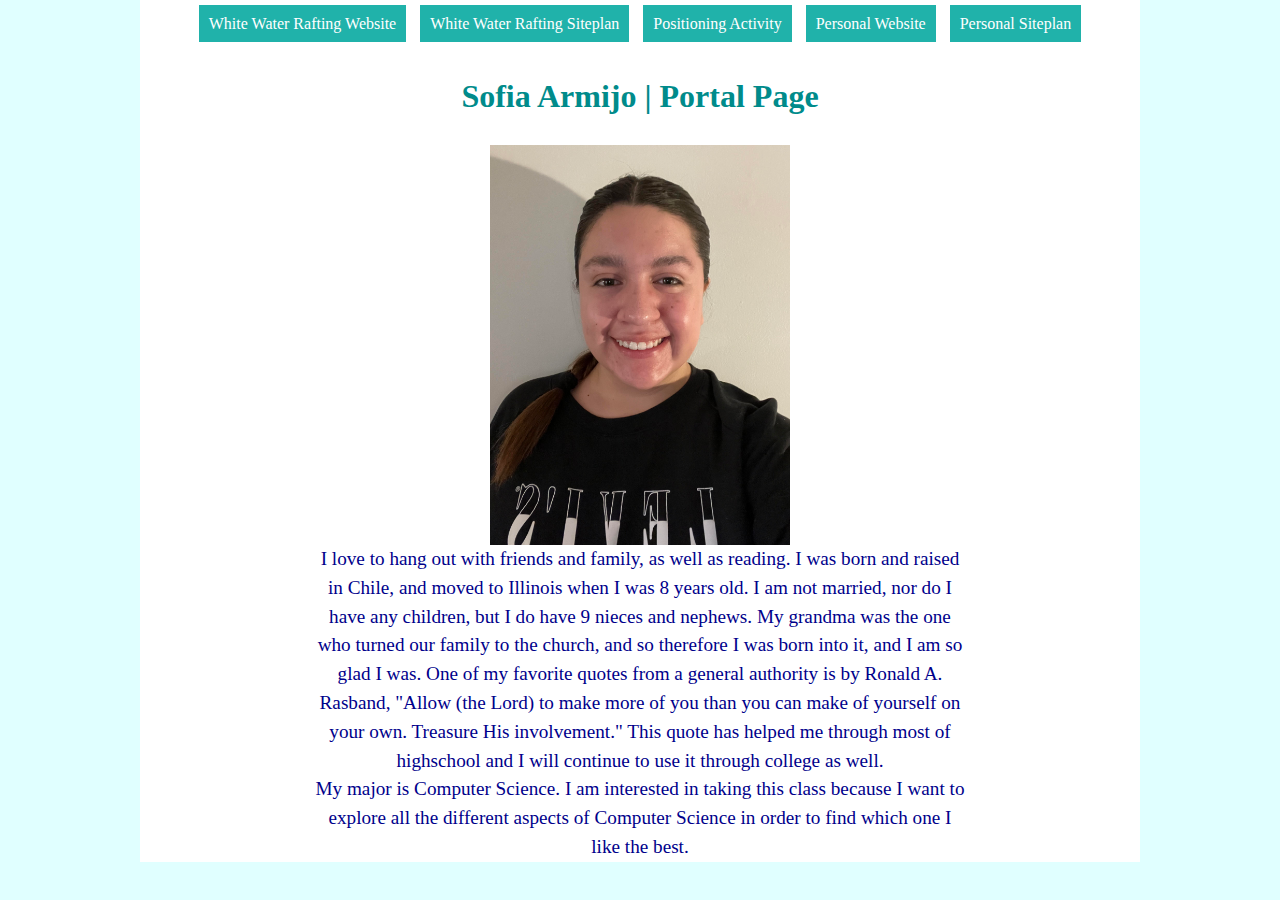
<file: index.html>
<!DOCTYPE html>
<html lang="en">
<head>
    <meta charset="UTF-8">
    <meta http-equiv="X-UA-Compatible" content="IE=edge">
    <meta name="viewport" content="width=device-width, initial-scale=1.0">
    <link rel="stylesheet" href="styles/main.css">
    <title>WDD130 Home Page</title>
</head>
<body>
   <div id='container'>
        <nav>
            <a id="active" href="wwr/index.html">White Water Rafting Website</a>
            <a href="wwr/site-plan-rafting.html">White Water Rafting Siteplan</a>
            <a class="room" href="positioning activity/positioning.html">Positioning Activity</a>
            <a href="dinosweb/index.html">Personal Website</a>
            <a href="dinosweb/site-plan.html">Personal Siteplan</a>
        </nav>  
        <div>
        <h1>Sofia Armijo | Portal Page</h1>   
        <div>
            <img src="ID photo.jpeg" alt="Image of me">   
        </div>
        <p>I love to hang out with friends and family, as well as reading. I was born and raised in Chile, and moved to Illinois when I was 8 years old. I am not married, nor do I have any children, but I do have 9 nieces and nephews. My grandma was the one who turned our family to the church, and so therefore I was born into it, and I am so glad I was. One of my favorite quotes from a general authority is by Ronald A. Rasband, "Allow (the Lord) to make more of you than you can make of yourself on your own. Treasure His involvement." This quote has helped me through most of highschool and I will continue to use it through college as well.</p>    
        <p class="room">My major is Computer Science. I am interested in taking this class because I want to explore all the different aspects of Computer Science in order to find which one I like the best.</p>   
        </div>
    </div>
</body>
</html>
</file>
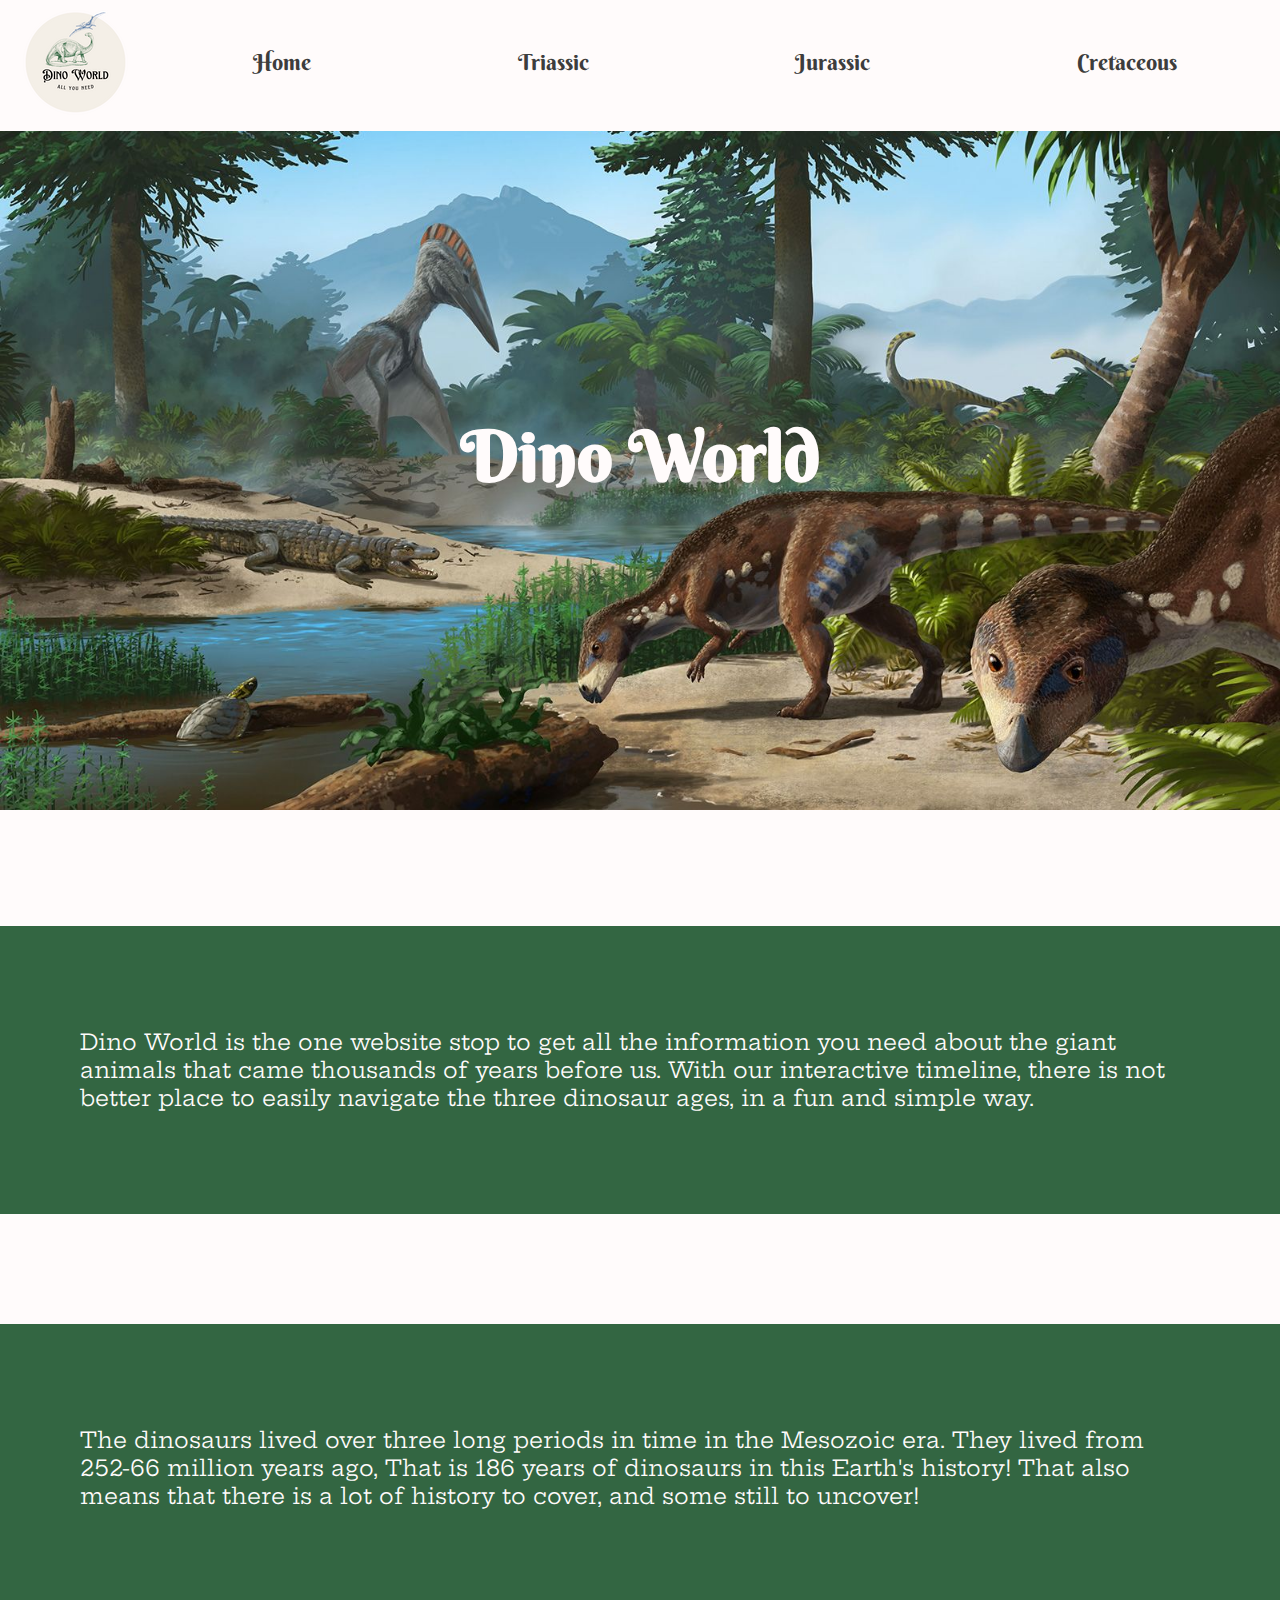
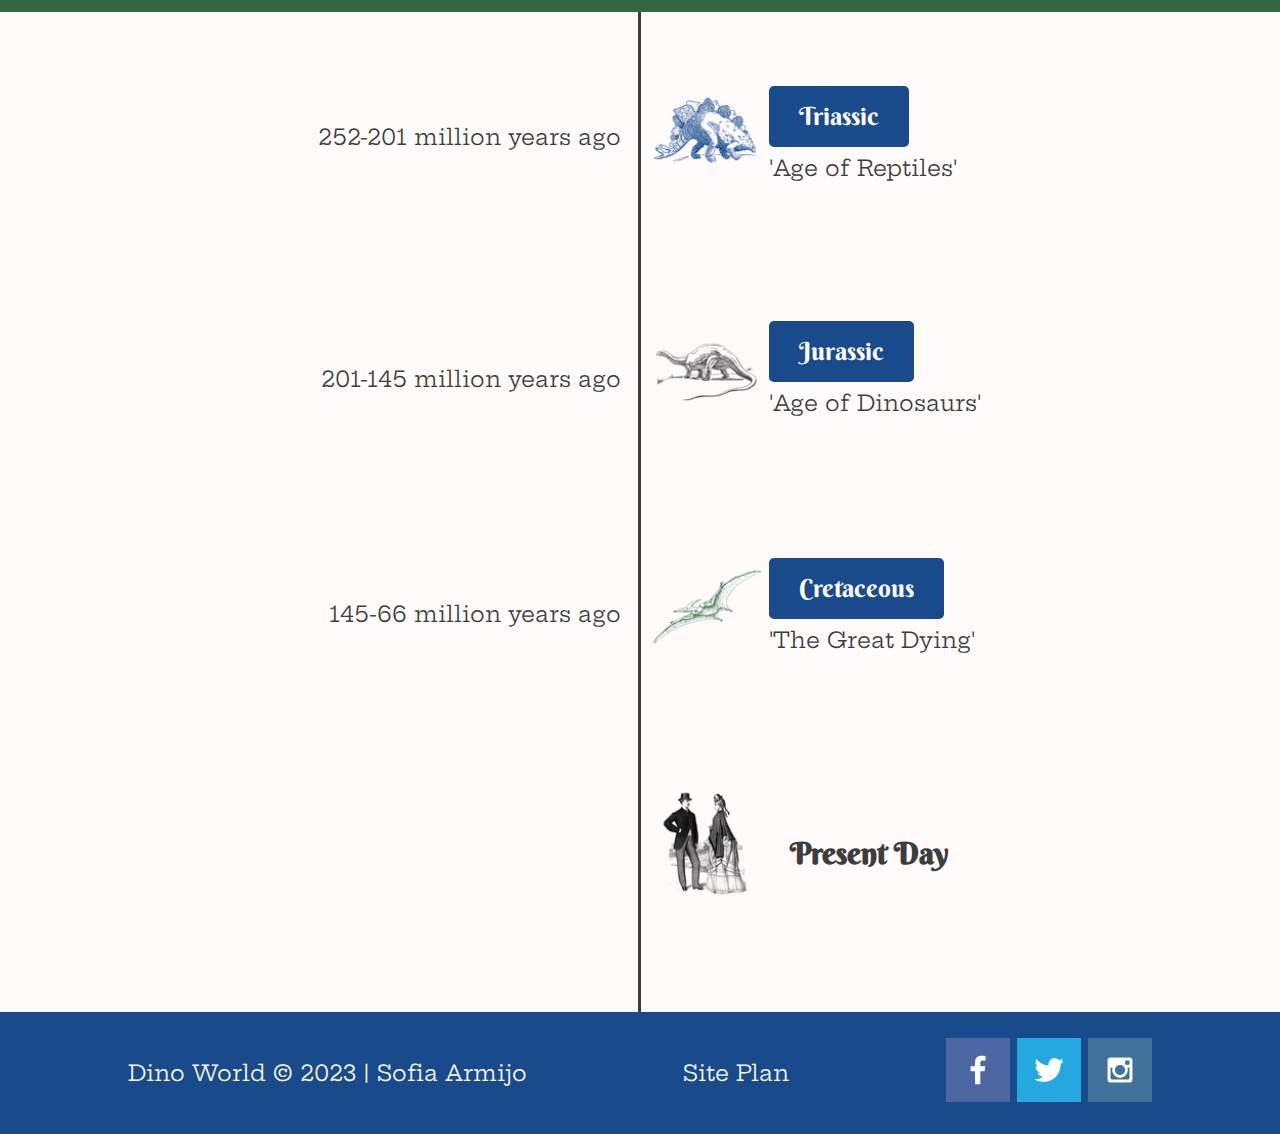
<file: dinosweb/index.html>
<!DOCTYPE html>
<html lang="en">
<head>
    <meta charset="UTF-8">
    <meta http-equiv="X-UA-Compatible" content="IE=edge">
    <meta name="viewport" content="width=device-width, initial-scale=1.0">
    <link rel="stylesheet" href="styles/dinomain.css">
    <title>DinoWorld | Home</title>
</head>
<body>
    <div id="content">
        <header>
            <a id="logo_link" href="index.html">
                <img class="logo" src="images/dino_logo.png" alt="DinoWorld Logo">
            </a>
            <nav>
                <a href="index.html">Home</a>
                <a href="triassic.html">Triassic</a>
                <a href="jurassic.html">Jurassic</a>
                <a href="cretaceous.html">Cretaceous</a>
            </nav>
        </header>
        <div id="hero">
            <div id="hero-box">
                <img id="hero-img" src="images/dinobannerimage.jpeg" alt="Dinosaurs Roaming in a Field">
            </div>
            <section id="hero-msg">
            <h1 class="home-title">Dino World</h1>
            </section>
        </div>
        <main class="home-grid">
            <div class="welcome-msg">
                <p>Dino World is the one website stop to get all the information you need about the giant animals that came thousands of years before us. With our interactive timeline, there is not better place to easily navigate the three dinosaur ages, in a fun and simple way.</p>
            </div>
            <div class="timeline-msg">
                <p>The dinosaurs lived over three long periods in time in the Mesozoic era. They lived from 252-66 million years ago, That is 186 years of dinosaurs in this Earth's history! That also means that there is a lot of history to cover, and some still to uncover!</p>
            </div>
            <div class="vl"></div>
            <div class="triassic-date">
                <p>252-201 million years ago</p>
            </div>
            <div class="triassic-label">
                <a class='labels' href="triassic.html">Triassic</a>
                <p>'Age of Reptiles'</p>
            </div>
            <img class="triassic-icon" src="images/triassic-icon.png" alt="triassic icon">
            <div class="jurassic-date">
                <p>201-145 million years ago</p>
            </div>
            <div class="jurassic-label">
                <a class='labels' href="jurassic.html">Jurassic</a>
                <p>'Age of Dinosaurs'</p>
            </div>
            <img class="jurassic-icon" src="images/jurassic-icon.png" alt="jurassic icon">
            <div class="cretaceous-date">
                <p>145-66 million years ago</p>
            </div>
            <div class="cretaceous-label">
                <a class='labels' href="cretaceous.html">Cretaceous</a>
                <p>'The Great Dying'</p>
            </div>
            <img class="cretaceous-icon" src="images/cretaceous-icon.png" alt="cretaceous icon">
            <div class="present-label">
                <h2>Present Day</h2>
            </div>
            <img class="present-icon" src="images/presenticon.png" alt="Present Day Icon">
        </main>
        <footer>
            <p>Dino World &copy; 2023 | Sofia Armijo</p>
            <p><a href="site-plan.html">Site Plan</a></p>
            <div class="social">
                <a href="https://facebook.com" target="_blank">
                    <img src="images/facebook1.png" alt="fb icon">
                </a>
                <a href="https://twitter.com" target="_blank">
                    <img src="images/twitter1.png" alt="twitter icon">
                </a>
                <a href="https://instagram.com" target="_blank">
                    <img src="images/instagram1.png" alt="instagram icon">
                </a>
            </div>
        </footer>
    </div>
</body>
</html>
</file>
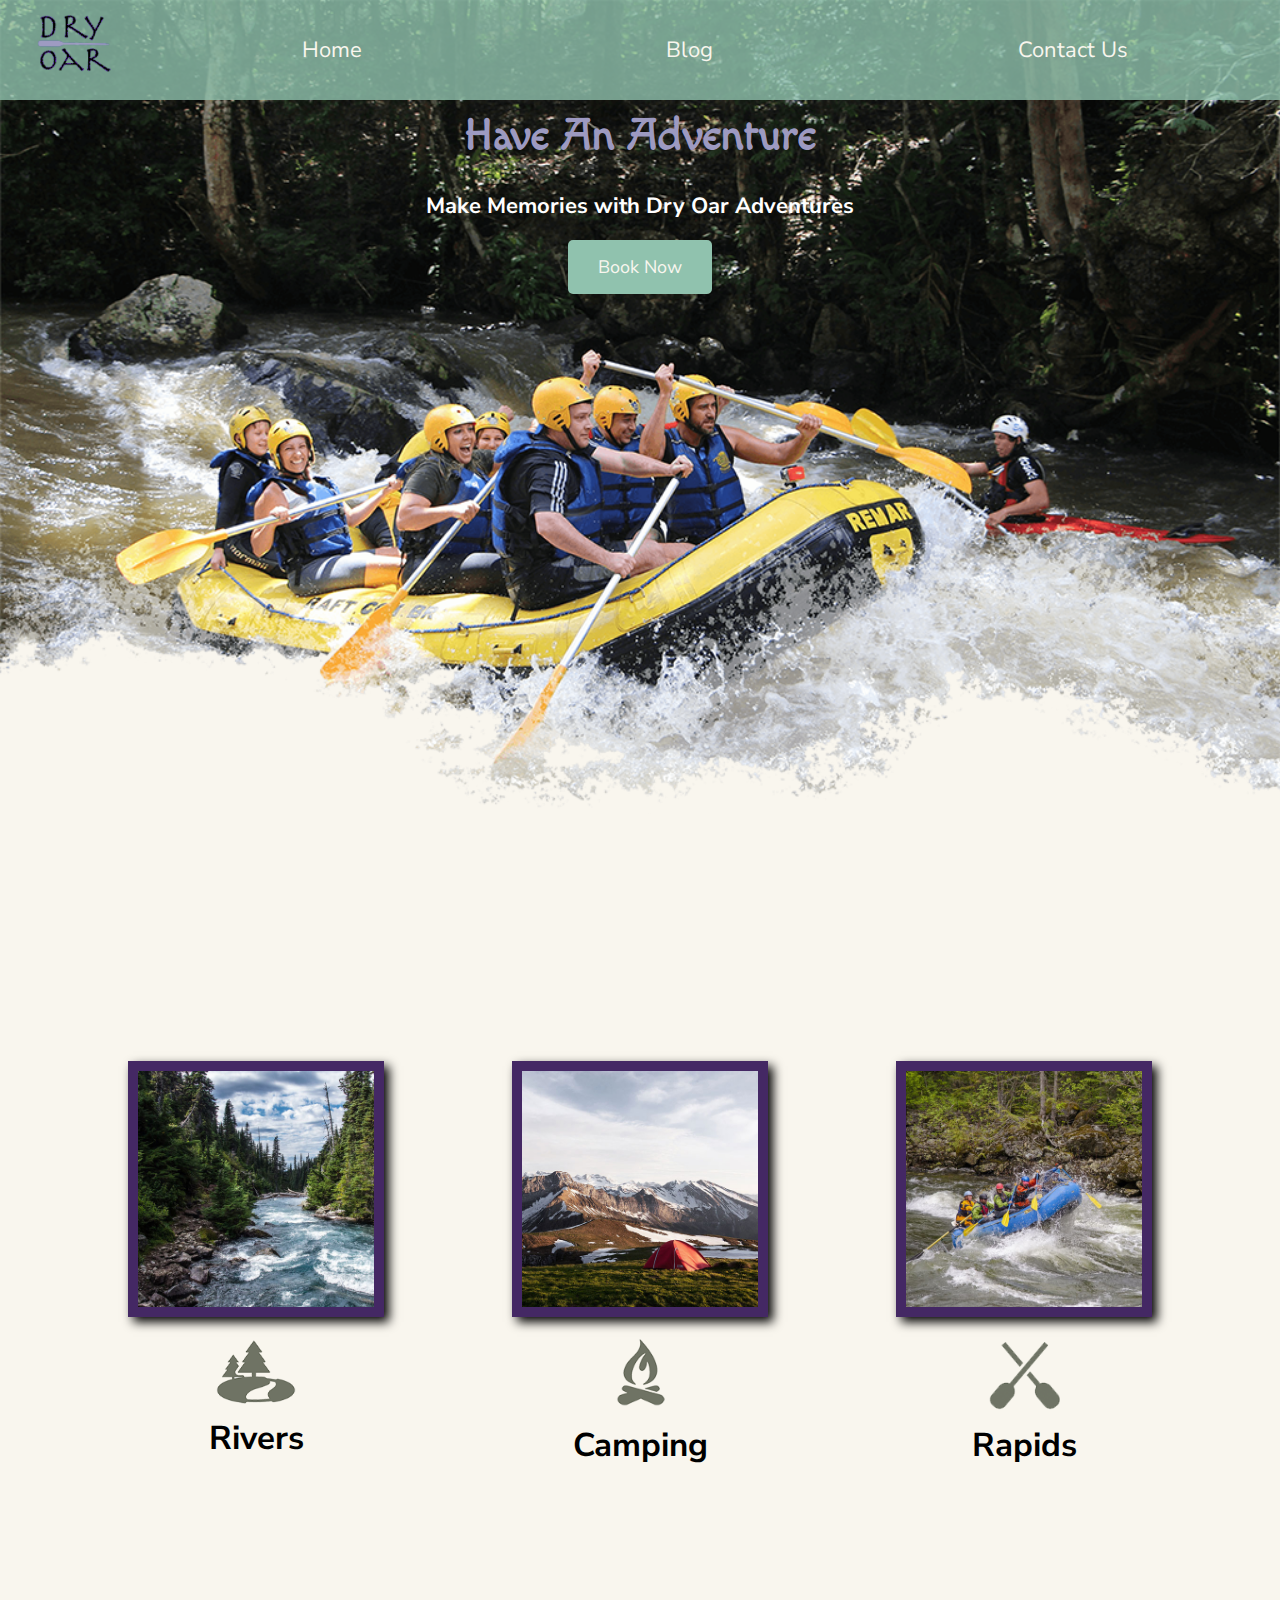
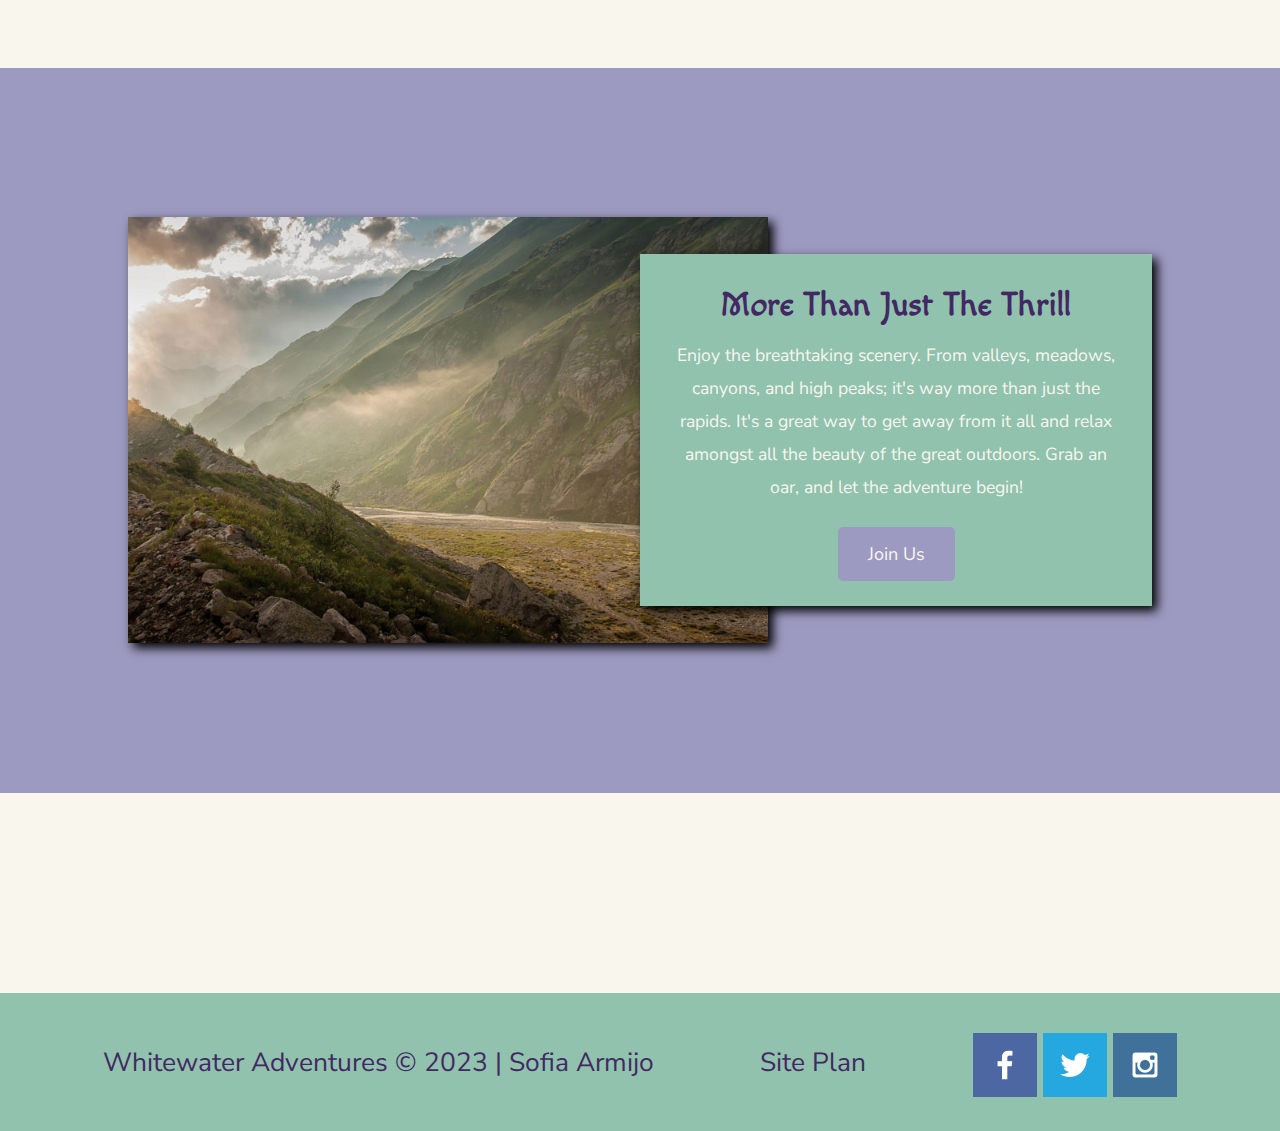
<file: wwr/index.html>
<!DOCTYPE html>
<html lang="en">
<head>
    <meta charset="UTF-8">
    <meta http-equiv="X-UA-Compatible" content="IE=edge">
    <meta name="viewport" content="width=device-width, initial-scale=1.0">
    <link rel="stylesheet" href="styles/style.css">
    <style>
        @import url('https://fonts.googleapis.com/css2?family=Macondo&display=swap');
        @import url('https://fonts.googleapis.com/css2?family=Nunito+Sans&display=swap');
    </style>
        
    <title>Dry Oar Adventures | Home</title>
</head>
<body>
    <div id="content">
        <header>
            <a id="logo_link" href="index.html">
                <img class="logo" src="images/logopurple.png" alt="Dry Oar Adventures Logo">
            </a>
            <nav>
                <a href="index.html">Home</a>
                <a href="blog.html">Blog</a>
                <a href="contactus.html">Contact Us</a>
            </nav>
        </header>
        <div id="hero">
            <div id="hero-box">
                <img id="hero-img" src="images/hero.png" alt="People enjoying rafting">
        </div>
        <section id="hero-msg">
            <h1 class="home-title">Have An Adventure</h1>
            <h4>Make Memories with Dry Oar Adventures</h4>
            <div class="button-box">
                <a class="book" href="contactus.html">Book Now</a>
            </div>
        </section>
    </div>
    <main class="home-grid">
        <section class="rivers-card">
            <img class="card-img" src="images/rivers.jpeg" alt="river in forest">
            <img class="icon" src="images/river_icon.png" alt="river icon">
            <h2>Rivers</h2>
        </section>
        <section class="camping-card">
            <img class="card-img" src="images/camping.jpeg" alt="tent in mountains">
            <img class="icon" src="images/fire_icon.png" alt="fire icon">
            <h2>Camping</h2>
        </section>
        <section class="rapids-card">
            <img class="card-img" src="images/rapids.jpeg" alt="rafting boat">
            <img class="icon" src="images/oars.png" alt="oars icon">
            <h2>Rapids</h2>
        </section>
        <div id="background"></div>
        <img class="mountains" src="images/mountains.jpeg" alt="Misty mountains">
        <section class="msg">
            <h2>More Than Just The Thrill</h2>
            <p>Enjoy the breathtaking scenery. From valleys, meadows, canyons, and high peaks; it's way more than just the rapids. It's a great way to get away from it all and relax amongst all the beauty of the great outdoors. Grab an oar, and let the adventure begin!</p>
            <a class='join' href="rivers.html">Join Us</a>
        </section>
    </main>
    <footer>
        <p>Whitewater Adventures &copy; 2023 | Sofia Armijo</p>
        <p><a href="site-plan-rafting.html">Site Plan</a></p>
        <div class="social">
            <a href="https://facebook.com" target="_blank">
                <img src="images/facebook.png" alt="fb icon">
            </a>
            <a href="https://twitter.com" target="_blank">
                <img src="images/twitter.png" alt="twitter icon">
            </a>
            <a href="https://instagram.com" target="_blank">
                <img src="images/instagram.png" alt="instagram icon">
            </a>
        </div>
        </footer>
    </div>
</body>
</html>
</file>
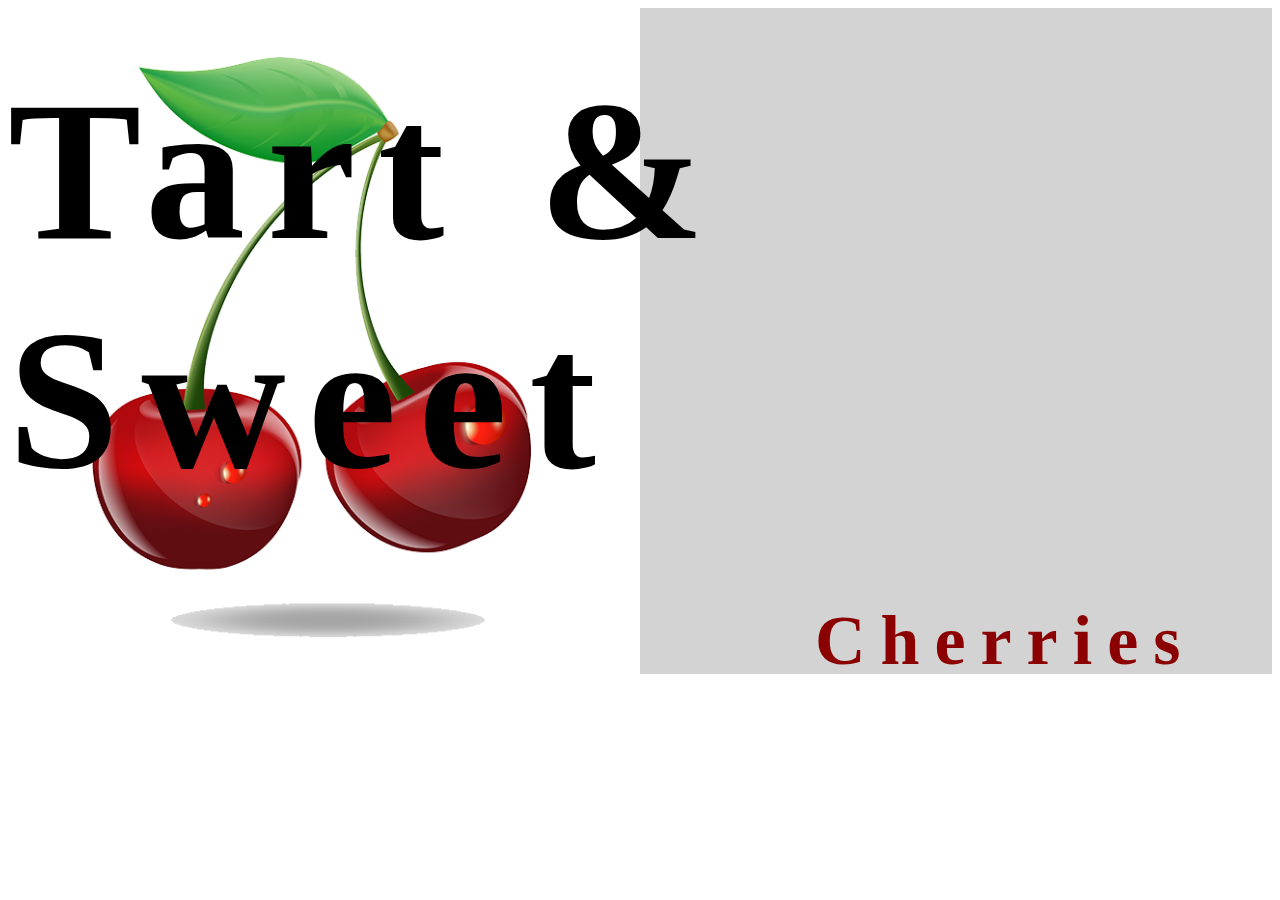
<file: icechallenge.html>
<!DOCTYPE html>
<html lang="en">
<head>
    <meta charset="UTF-8">
    <meta http-equiv="X-UA-Compatible" content="IE=edge">
    <meta name="viewport" content="width=device-width, initial-scale=1.0">
    <link rel="stylesheet" href="icechallenge.css">
    <title>Document</title>
</head> 
<body>
    <div id="content">
        <div id="cherries">
            <a id="cherry_box" href="icechallenge.html">
                <img id="cherry_pic" src="w06_cherries.png" alt="cherries pic">
            </a>
        </div>
        <div id="tartsweet_text">
            <div id="msg1">
                <h4>Tart & Sweet</h4>
            </div>
        </div>
        <div id="cherries_text">
            <div id="cherry_text">
                <h4>Cherries</h4>
            </div>
        </div>
    </div>
</body>
</html>
</file>
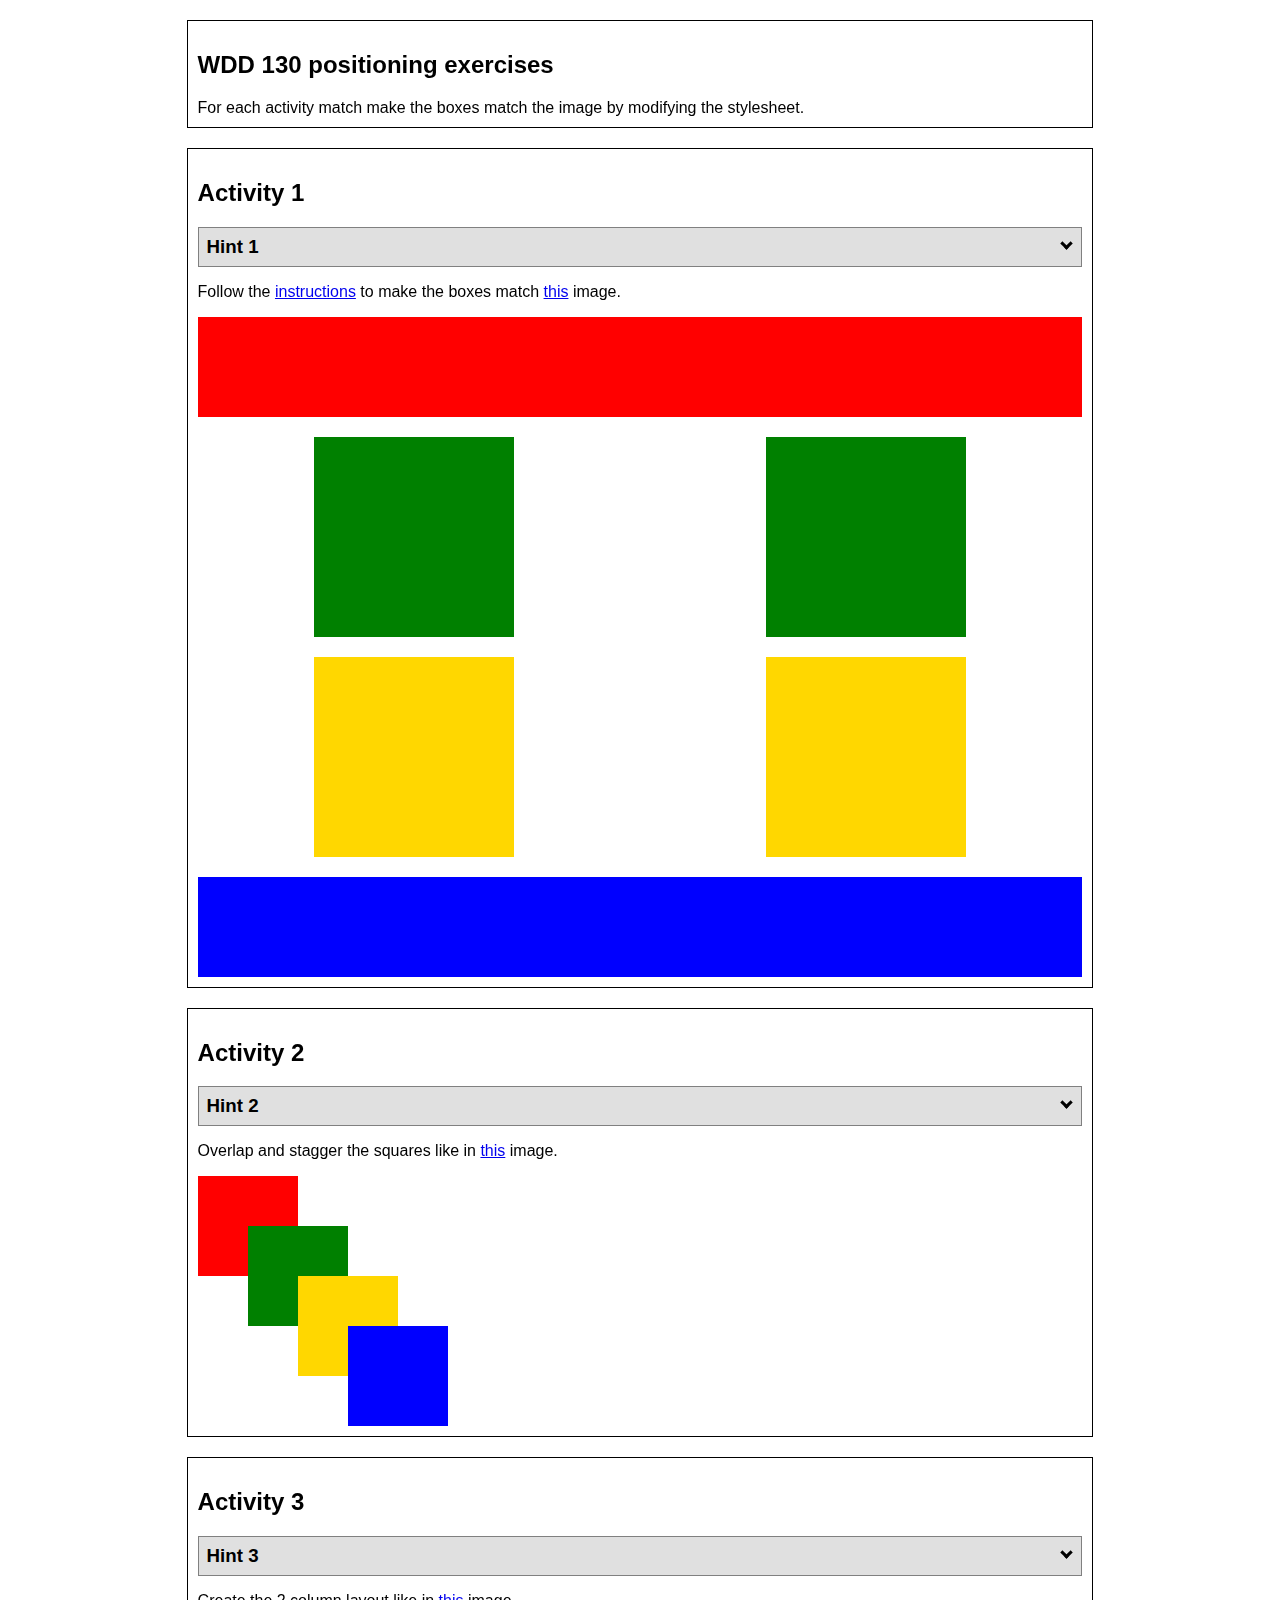
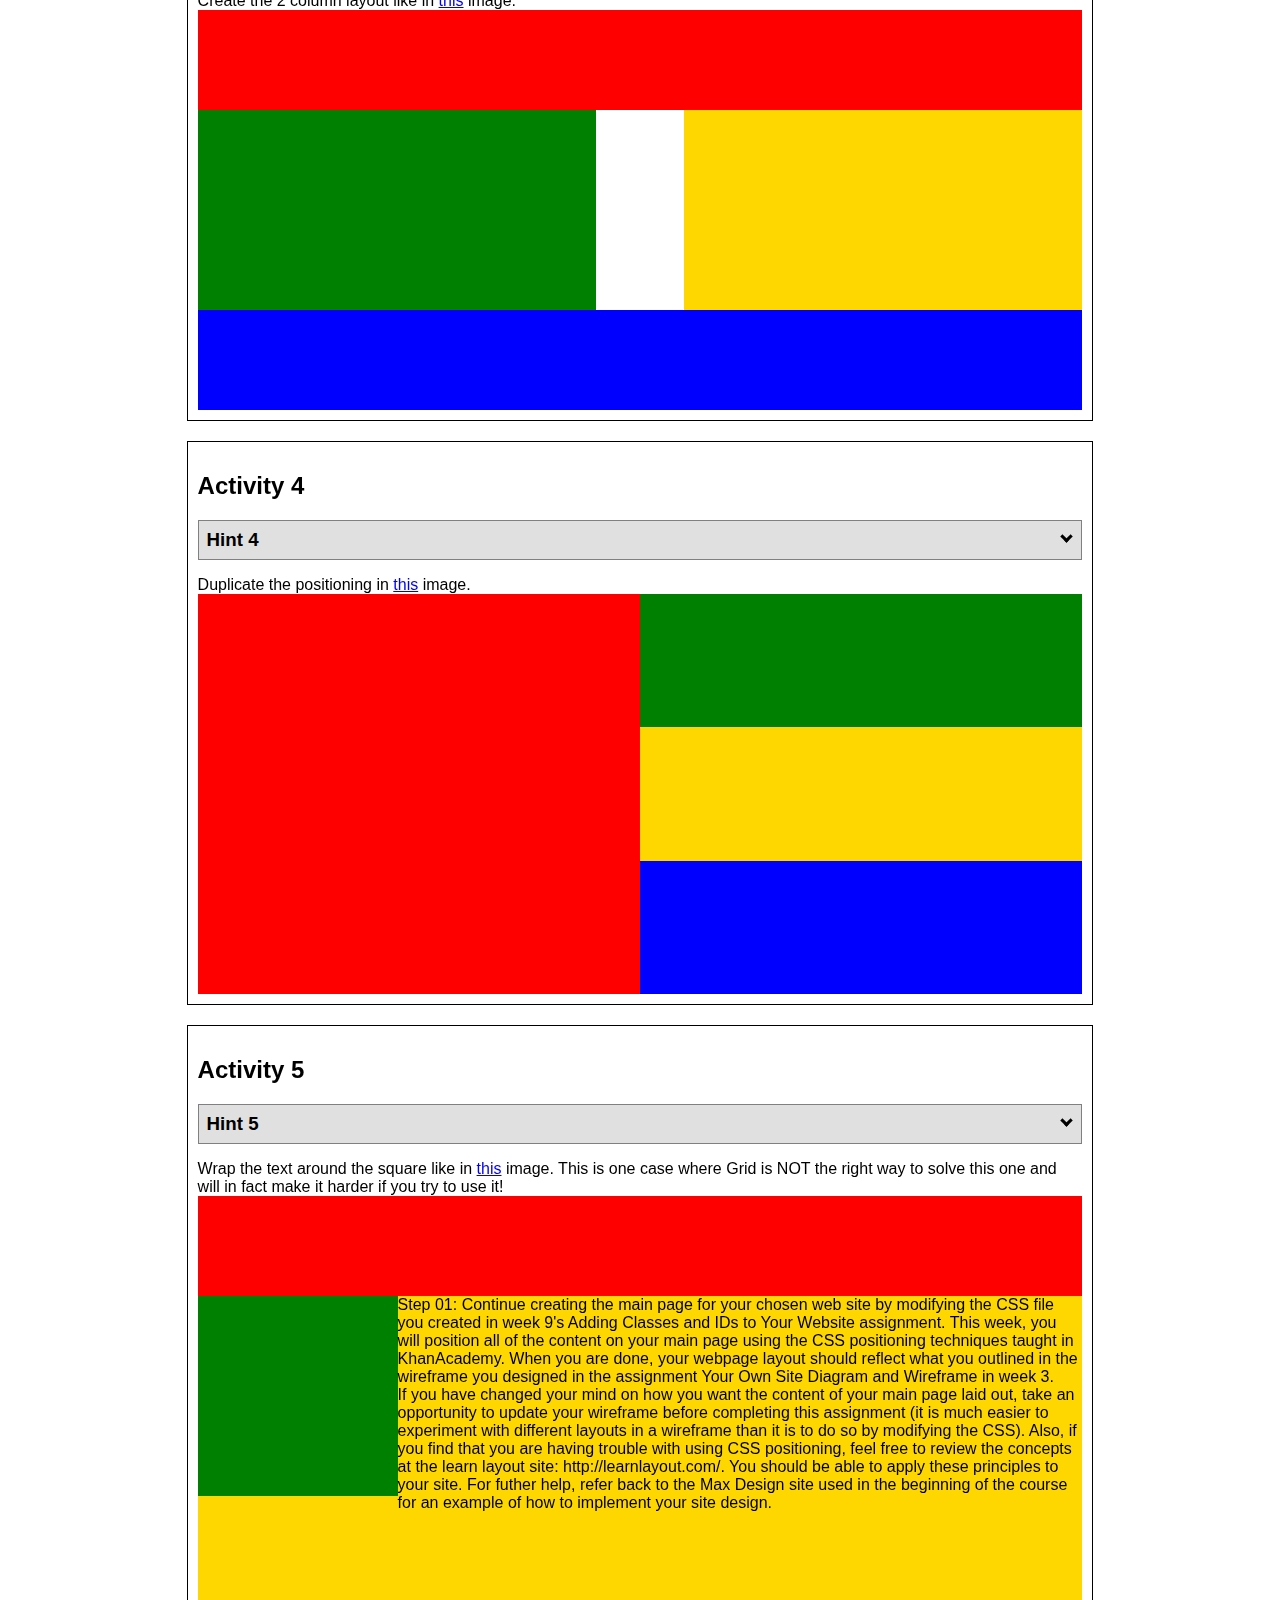
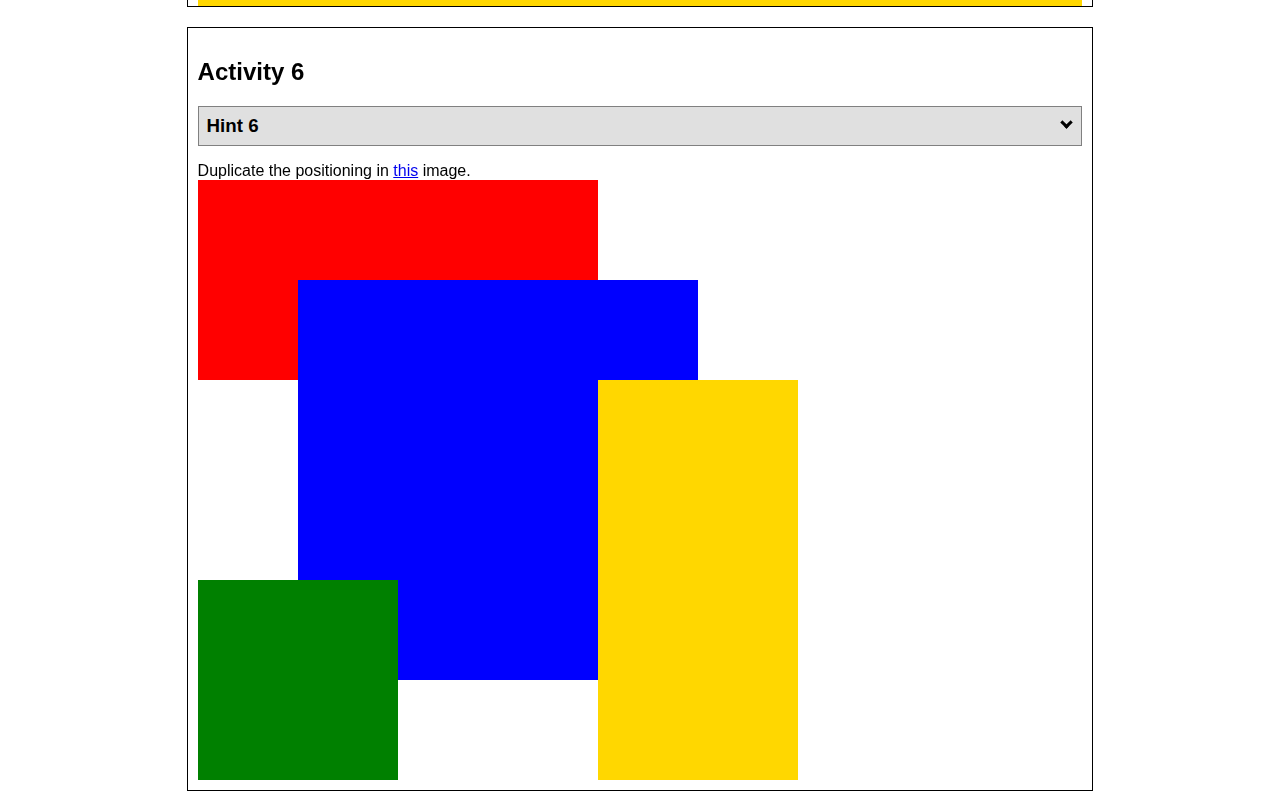
<file: positioning.html>
<!DOCTYPE html>
<html lang="en">
  <head>
    <!-- HTML - Name: positioning.html -->
    <title>Positioning Activity</title>
    <link rel="stylesheet" type="text/css" href="positionstyles.css" />
  </head>
  <body>
    <div class="activity">
      <h2>WDD 130 positioning exercises</h2>
      For each activity match make the boxes match the image by modifying the stylesheet.</div>
    <div class="activity">
      <h2>Activity 1</h2>
      <section class="hint"><input type="checkbox" ><i></i> <h3>Hint 1</h3><div><p>Check out the <a href="https://byui-wdd.github.io/wdd130/activities/w06-css-positioning.html" target="_blank">activity instructions</a> in Ilearn!</p></div></section>
      <p>Follow the <a href="https://byui-wdd.github.io/wdd130/activities/w06-css-positioning.html" target="_blank">instructions</a> to make the boxes match  <a href="https://byui-wdd.github.io/wdd130/images/example1.png" target="_blank">this</a> image.</p>
      <div class="content1" >
        <div class="red1" ></div>
        <div class="green1" ></div>
        <div class="green1" ></div>
        <div class="yellow1"></div>
        <div class="yellow1"></div>
        <div class="blue1"></div>
      </div>
    </div>
    <div class="activity">
      <h2>Activity 2</h2>
      <section class="hint"><input type="checkbox" > <h3>Hint 2</h3><i></i><div>
      <ul>
      <li>grid-template-columns: 50px 50px 50px 50px 50px </li></ul></div></section>
      <p>Overlap and stagger the squares like in <a href="https://byui-wdd.github.io/wdd130/images/example2.png" target="_blank">this</a> image.</p>
      <div class="content2" >
        <div class="red2" ></div>
        <div class="green2" ></div>
        <div class="yellow2"></div>
        <div class="blue2"></div>
      </div>
    </div>
    <div class="activity">
      <h2>Activity 3</h2>
      <section class="hint"><input type="checkbox" > <h3>Hint 3</h3><i></i><div><p>This one is going to be best solved with CSS Grid. Remember to make the boxes the right width first...then start moving them around. </p><h4>Properties used:</h4><ul><li>display:grid;</li><li>grid-template-columns:</li><li>grid-column-gap:</li>
        <li>grid-column:</li>  </ul></div></section>
      Create the 2 column layout like in <a href="https://byui-wdd.github.io/wdd130/images/example3.png" target="_blank">this</a>  image.
      <div class="content3" >
        <div class="red3" ></div>
        <div class="green3" ></div>
        <div class="yellow3"></div>
        <div class="blue3"></div>
      </div>
    </div>
    <div class="activity">
      <h2>Activity 4</h2>
      <section class="hint"><input type="checkbox" > <h3>Hint 4</h3><i></i><div><p>For the others we have been primarily concerned with width. For this one you will need to adjust height as well. </p><h4>Properties used:</h4><ul><li>display:grid;</li><li>grid-template-columns:</li><li>grid-row:</li></ul></div></section>
      Duplicate the positioning in <a href="https://byui-wdd.github.io/wdd130/images/example4.png" target="_blank">this</a> image. 
      <div class="content4" >
        <div class="red4" ></div>
        <div class="green4" ></div>
        <div class="yellow4"></div>
        <div class="blue4"></div>
      </div>
    </div>

    <div class="activity">
      <h2>Activity 5</h2>
      <section class="hint"><input type="checkbox" > <h3>Hint 5</h3><i></i><div><p>Grid is <strong>not</strong> the right way to do this.  In fact there is only one way to really do that...and that is with float. Remember that we float the thing we want the text to wrap around.  Also remember to start by making all the shapes the right size and shape.</p><h4>Properties used:</h4><ul><li>float: left;</li></ul></div></section>
      Wrap the text around the square like in <a href="https://byui-wdd.github.io/wdd130/images/example5.png" target="_blank">this</a> image. This is one case where Grid is NOT the right way to solve this one and will in fact make it harder if you try to use it!
      <div class="content5" >
        <div class="red5" ></div>
        <div class="green5" ></div>
        <div class="yellow5">Step 01: Continue creating the main page for your chosen web site by modifying the CSS file you created in week 9's Adding Classes and IDs to Your Website assignment. This week, you will position all of the content on your main page using the CSS positioning techniques taught in KhanAcademy. When you are done, your webpage layout should reflect what you outlined in the wireframe you designed in the assignment Your Own Site Diagram and Wireframe in week 3. <br />
          If you have changed your mind on how you want the content of your main page laid out, take an opportunity to update your wireframe before completing this assignment (it is much easier to experiment with different layouts in a wireframe than it is to do so by modifying the CSS). Also, if you find that you are having trouble with using CSS positioning, feel free to review the concepts at the learn layout site: http://learnlayout.com/. You should be able to apply these principles to your site. For futher help, refer back to the Max Design site used in the beginning of the course for an example of how to implement your site design.</div>
        <div class="blue5"></div>
      </div>
    </div>
    <div class="activity">
      <h2>Activity 6</h2>
      <section class="hint"><input type="checkbox" > <h3>Hint 6</h3><i></i><div><p>This one is all about visualizing the grid behind the layout. If you are having a hard time doing that first: all the sizes are even multiples of 100, and second here is another example with the lines drawn: <a href="https://byui-wdd.github.io/wdd130/images/example6-hint.png" target="_blank">example 6 with lines</a>. For this one you will find it easiest if you use px for the column width. You can also use <kbd>z-index</kbd> to control the element layering.    </p><h4>Properties used:</h4><ul><li>display:grid;</li><li>grid-template-columns:</li><li>grid-column:</li><li>grid-row:</li><li><a href="https://www.w3schools.com/cssref/pr_pos_z-index.asp" target="_blank">z-index:</a></li></ul></div></section>
      Duplicate the positioning in <a href="https://byui-wdd.github.io/wdd130/images/example6.png" target="_blank">this</a> image.
      <div class="content6" >
        <div class="red6" ></div>
        <div class="green6" ></div>
        <div class="yellow6"></div>
        <div class="blue6"></div>
      </div>
    </div>
  </body>
</html>
</file>
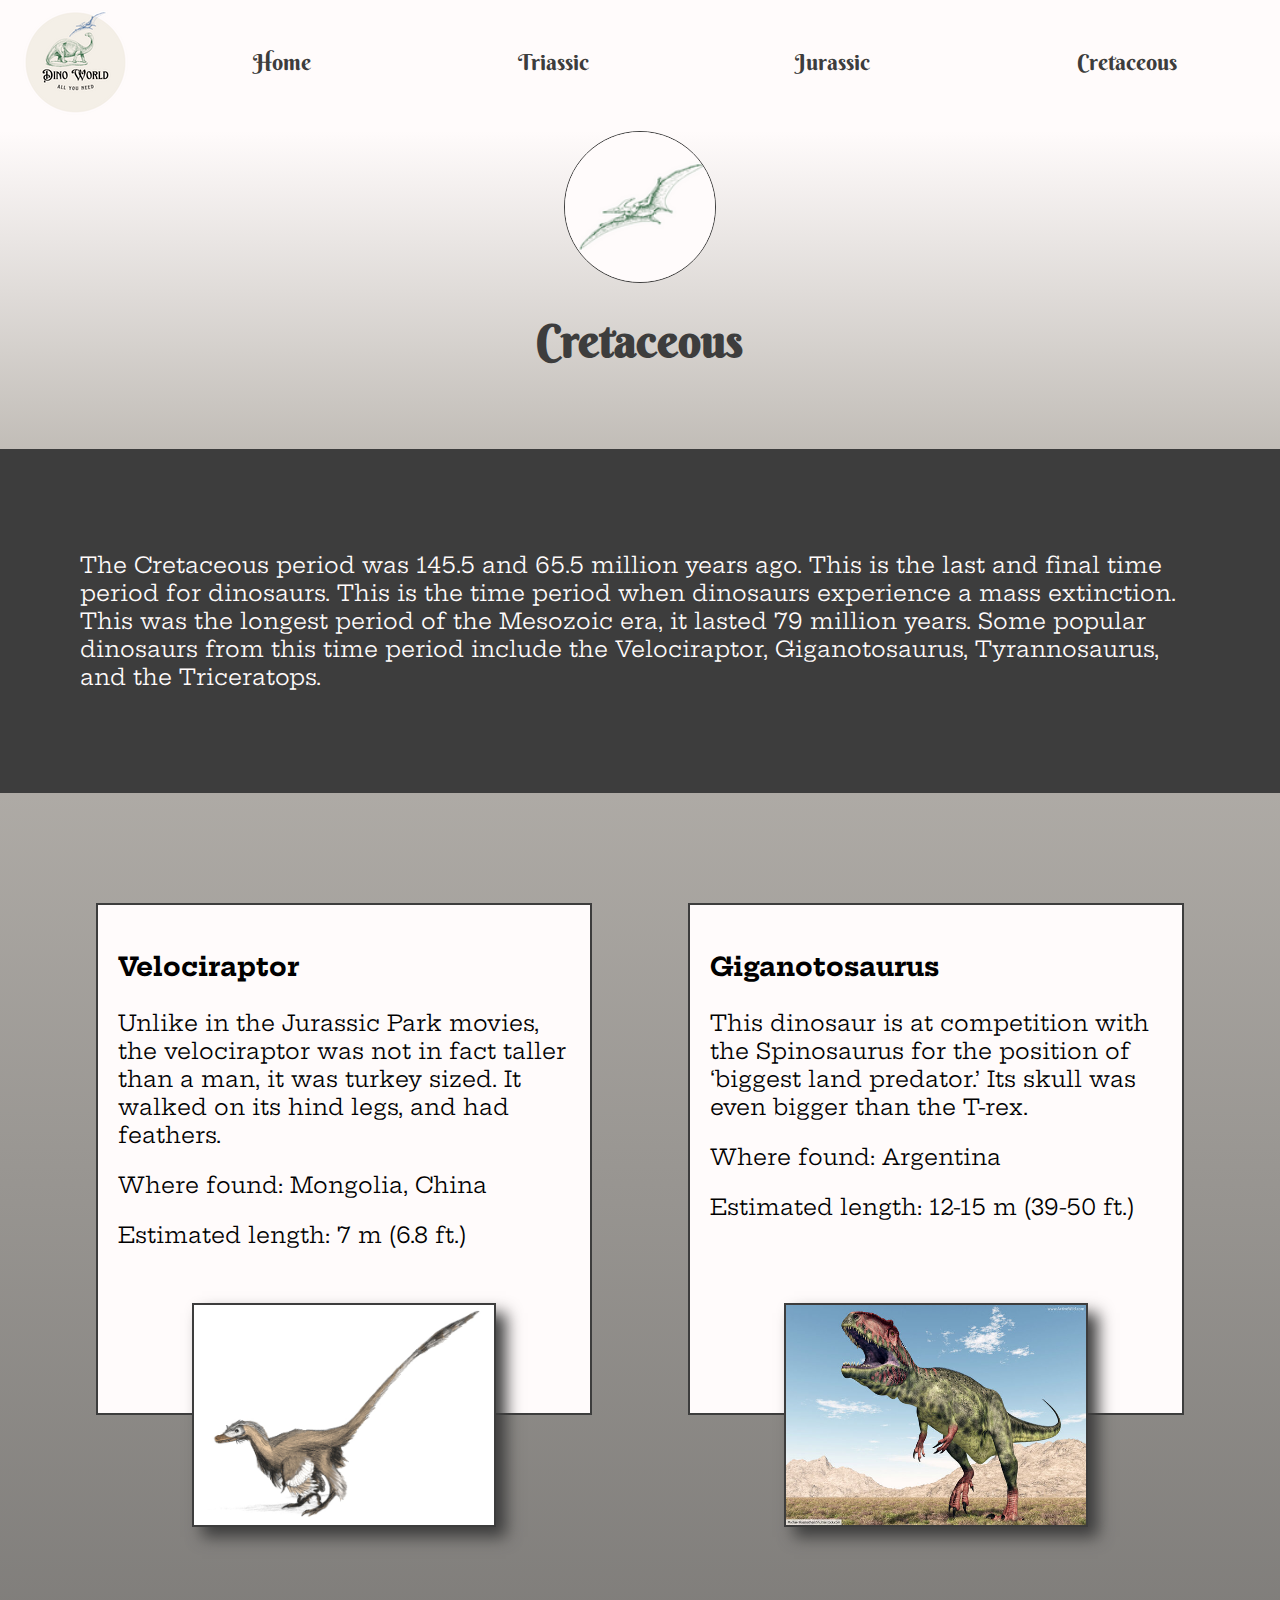
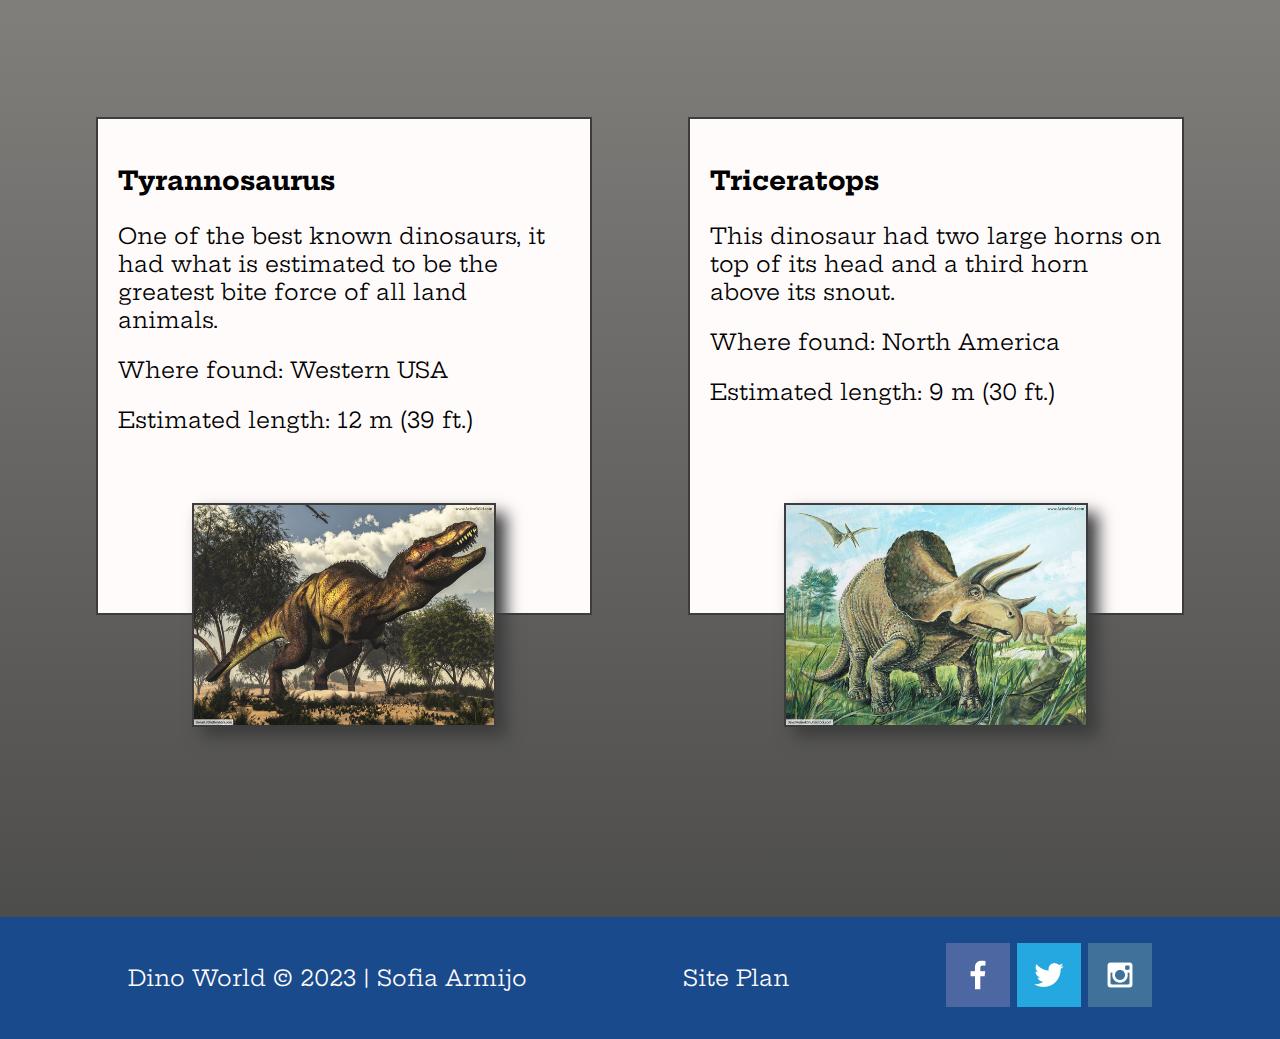
<file: dinosweb/cretaceous.html>
<!DOCTYPE html>
<html lang="en">
<head>
    <meta charset="UTF-8">
    <meta http-equiv="X-UA-Compatible" content="IE=edge">
    <meta name="viewport" content="width=device-width, initial-scale=1.0">
    <link rel="stylesheet" href="styles/dinomain.css">
    <title>DinoWorld | Cretaceous</title>
</head>
<body>
    <div id="content4">
        <header>
            <a id="logo_link" href="index.html">
                <img class="logo" src="images/dino_logo.png" alt="DinoWorld Logo">
            </a>
            <nav>
                <a href="index.html">Home</a>
                <a href="triassic.html">Triassic</a>
                <a href="jurassic.html">Jurassic</a>
                <a href="cretaceous.html">Cretaceous</a>
            </nav>
        </header>
        <section id="cretaceous-top">
            <img class="cretaceous-title-icon" src="images/cretaceous-icon.png" alt="Cretaceous Dinosaur">
            <h1 class="cretaceous-title">Cretaceous</h1>
        </section>
        <main class="cretaceous-grid">
            <div class="cretaceous-msg">
                <p>The Cretaceous period was 145.5 and 65.5 million years ago. This is the last and final time period for dinosaurs. This is the time period when dinosaurs experience a mass extinction. This was the longest period of the Mesozoic era, it lasted 79 million years. Some popular dinosaurs from this time period include the Velociraptor, Giganotosaurus, Tyrannosaurus, and the Triceratops.</p>
            </div>
            <section class="velociraptor-msg">
                <h3>Velociraptor</h3>
                <p>Unlike in the Jurassic Park movies, the velociraptor was not in fact taller than a man, it was turkey sized. It walked on its hind legs, and had feathers.</p>
                <p>Where found: Mongolia, China</p>
                <p>Estimated length: 7 m (6.8 ft.)</p>
            </section>
            <img class="velociraptor" src="images/velociraptor.jpeg" alt="Velociraptor">
            <section class="gigantosaurus-msg">
                <h3>Giganotosaurus</h3>
                <p>This dinosaur is at competition with the Spinosaurus for the position of ‘biggest land predator.’ Its skull was even bigger than the T-rex.</p>
                <p>Where found: Argentina</p>
                <p>Estimated length: 12-15 m (39-50 ft.)</p>
            </section>
            <img class="giganotosaurus" src="images/giganotosaurus2.jpg" alt="Giganotosaurus">
            <section class="tyrannosaurus-msg">
                <h3>Tyrannosaurus</h3>
                <p>One of the best known dinosaurs, it had what is estimated to be the greatest bite force of all land animals.</p>
                <p>Where found: Western USA</p>
                <p>Estimated length: 12 m (39 ft.)</p>
            </section>
            <img class="tyrannosaurus" src="images/tyrannosaurus.jpeg" alt="Tyrannosaurus">
            <section class="triceratops-msg">
                <h3>Triceratops</h3>
                <p>This dinosaur had two large horns on top of its head and a third horn above its snout.</p>
                <p>Where found: North America</p>
                <p>Estimated length: 9 m (30 ft.)</p>
            </section>
            <img class="triceratops" src="images/triceratops2.jpg" alt="Triceratops">
        </main>
        <footer>
            <p>Dino World &copy; 2023 | Sofia Armijo</p>
            <p><a href="site-plan.html">Site Plan</a></p>
            <div class="social">
                <a href="https://facebook.com" target="_blank">
                    <img src="images/facebook1.png" alt="fb icon">
                </a>
                <a href="https://twitter.com" target="_blank">
                    <img src="images/twitter1.png" alt="twitter icon">
                </a>
                <a href="https://instagram.com" target="_blank">
                    <img src="images/instagram1.png" alt="instagram icon">
                </a>
            </div>
        </footer>
    </div>
</body>
</html>
</file>
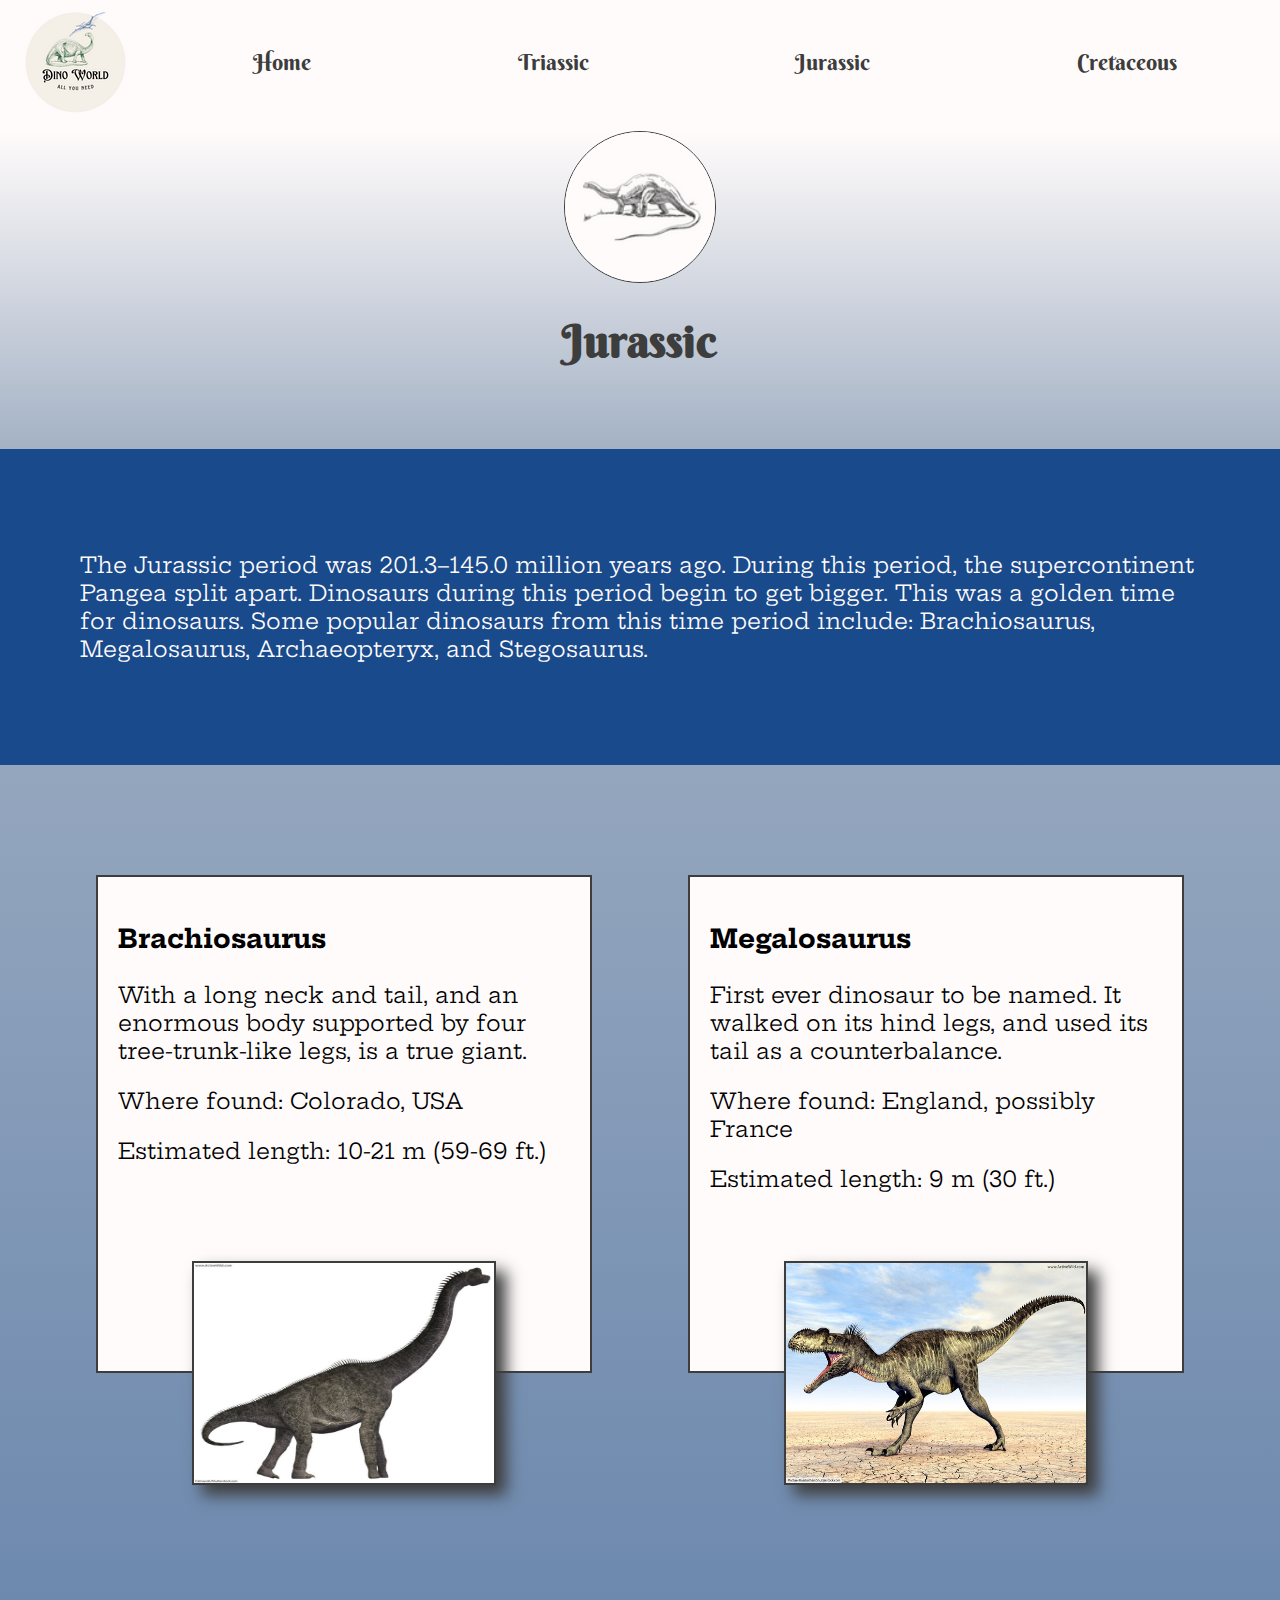
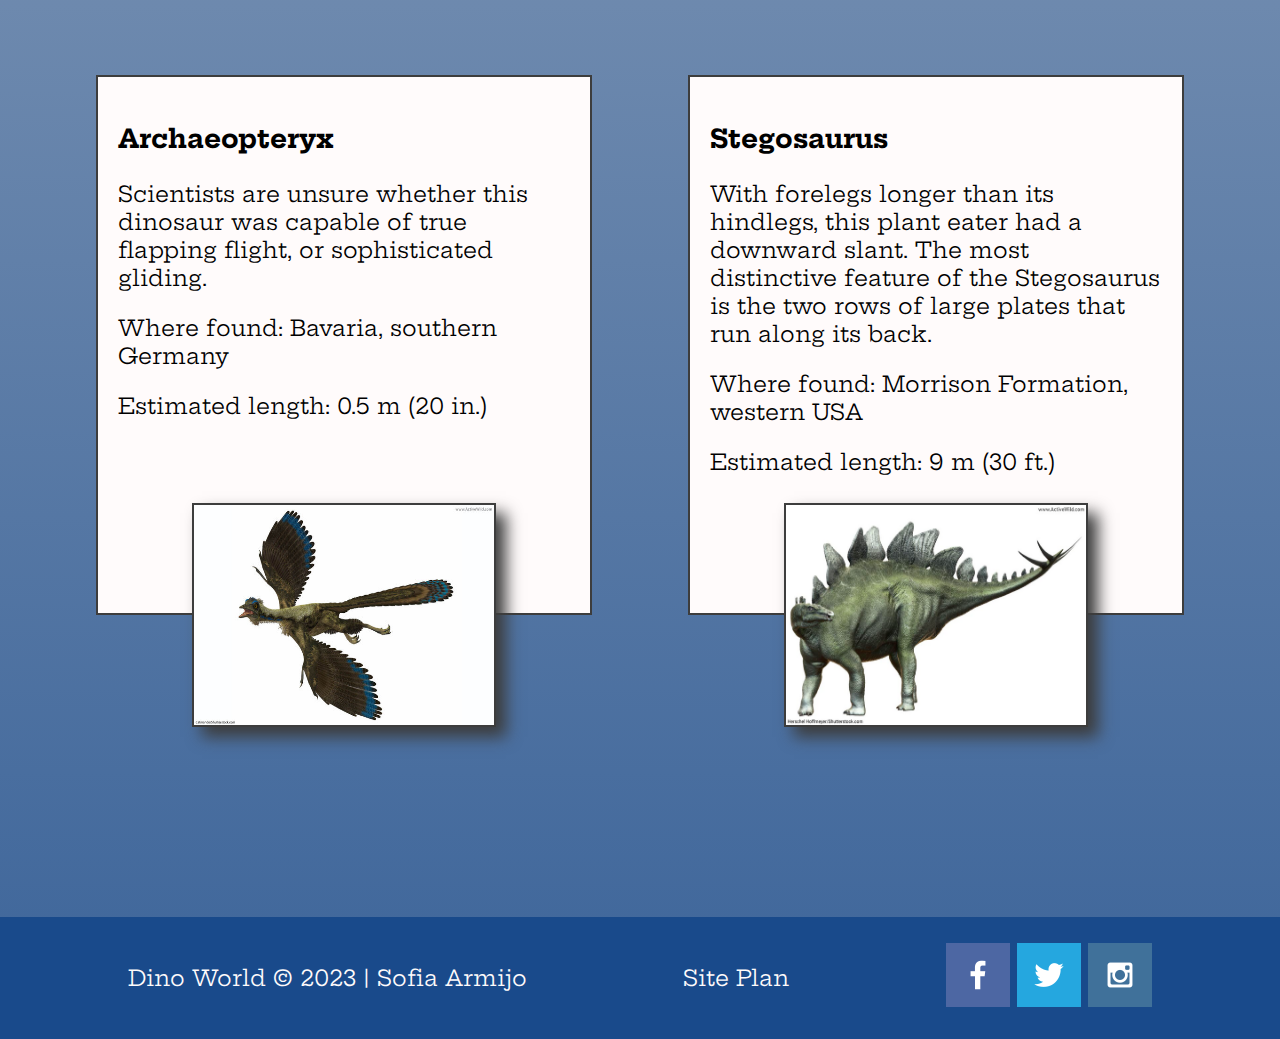
<file: dinosweb/jurassic.html>
<!DOCTYPE html>
<html lang="en">
<head>
    <meta charset="UTF-8">
    <meta http-equiv="X-UA-Compatible" content="IE=edge">
    <meta name="viewport" content="width=device-width, initial-scale=1.0">
    <link rel="stylesheet" href="styles/dinomain.css">
    <title>DinoWorld | Jurassic</title>
</head>
<body>
    <div id="content3">
        <header>
            <a id="logo_link" href="index.html">
                <img class="logo" src="images/dino_logo.png" alt="DinoWorld Logo">
            </a>
            <nav>
                <a href="index.html">Home</a>
                <a href="triassic.html">Triassic</a>
                <a href="jurassic.html">Jurassic</a>
                <a href="cretaceous.html">Cretaceous</a>
            </nav>
        </header>
        <section id="jurassic-top">
            <img class="jurassic-title-icon" src="images/jurassic-icon.png" alt="Jurassic Dinosaur">
            <h1 class="jurassic-title">Jurassic</h1>
        </section>
        <main class="jurassic-grid">
            <div class="jurassic-msg">
                <p>The Jurassic period was 201.3–145.0 million years ago. During this period, the supercontinent Pangea split apart. Dinosaurs during this period begin to get bigger. This was a golden time for dinosaurs. Some popular dinosaurs from this time period include: Brachiosaurus, Megalosaurus, Archaeopteryx, and Stegosaurus.</p>
            </div>
            <section class="brachiosaurus-msg">
                <h3>Brachiosaurus</h3>
                <p>With a long neck and tail, and an enormous body supported by four tree-trunk-like legs, is a true giant.</p>
                <p>Where found: Colorado, USA</p>
                <p>Estimated length: 10-21 m (59-69 ft.)</p>
            </section>
            <img class="brachiosaurus" src="images/brachiosaurus2.jpg" alt="Brachiosaurus">
            <section class="megalosaurus-msg">
                <h3>Megalosaurus</h3>
                <p>First ever dinosaur to be named. It walked on its hind legs, and used its tail as a counterbalance.</p>
                <p>Where found: England, possibly France</p>
                <p>Estimated length: 9 m (30 ft.)</p>
            </section>
            <img class="megalosaurus" src="images/megalosaurus.jpg" alt="Megalosaurus">
            <section class="archaeopteryx-msg">
                <h3>Archaeopteryx</h3>
                <p>Scientists are unsure whether this dinosaur was capable of true flapping flight, or sophisticated gliding.</p>
                <p>Where found: Bavaria, southern Germany</p>
                <p>Estimated length: 0.5 m (20 in.)</p>
            </section>
            <img class="archaeopteryx" src="images/archaeopteryx2.jpg" alt="Archaeopteryx">
            <section class="stegosaurus-msg">
                <h3>Stegosaurus</h3>
                <p>With forelegs longer than its hindlegs, this plant eater had a downward slant. The most distinctive feature of the Stegosaurus is the two rows of large plates that run along its back.</p>
                <p>Where found: Morrison Formation, western USA</p>
                <p>Estimated length: 9 m (30 ft.)</p>
            </section>
            <img class="stegosaurus" src="images/stegosaurus.png" alt="Stegosaurus">
        </main>
        <footer>
            <p>Dino World &copy; 2023 | Sofia Armijo</p>
            <p><a href="site-plan.html">Site Plan</a></p>
            <div class="social">
                <a href="https://facebook.com" target="_blank">
                    <img src="images/facebook1.png" alt="fb icon">
                </a>
                <a href="https://twitter.com" target="_blank">
                    <img src="images/twitter1.png" alt="twitter icon">
                </a>
                <a href="https://instagram.com" target="_blank">
                    <img src="images/instagram1.png" alt="instagram icon">
                </a>
            </div>
        </footer>
    </div>
</body>
</html>
</file>
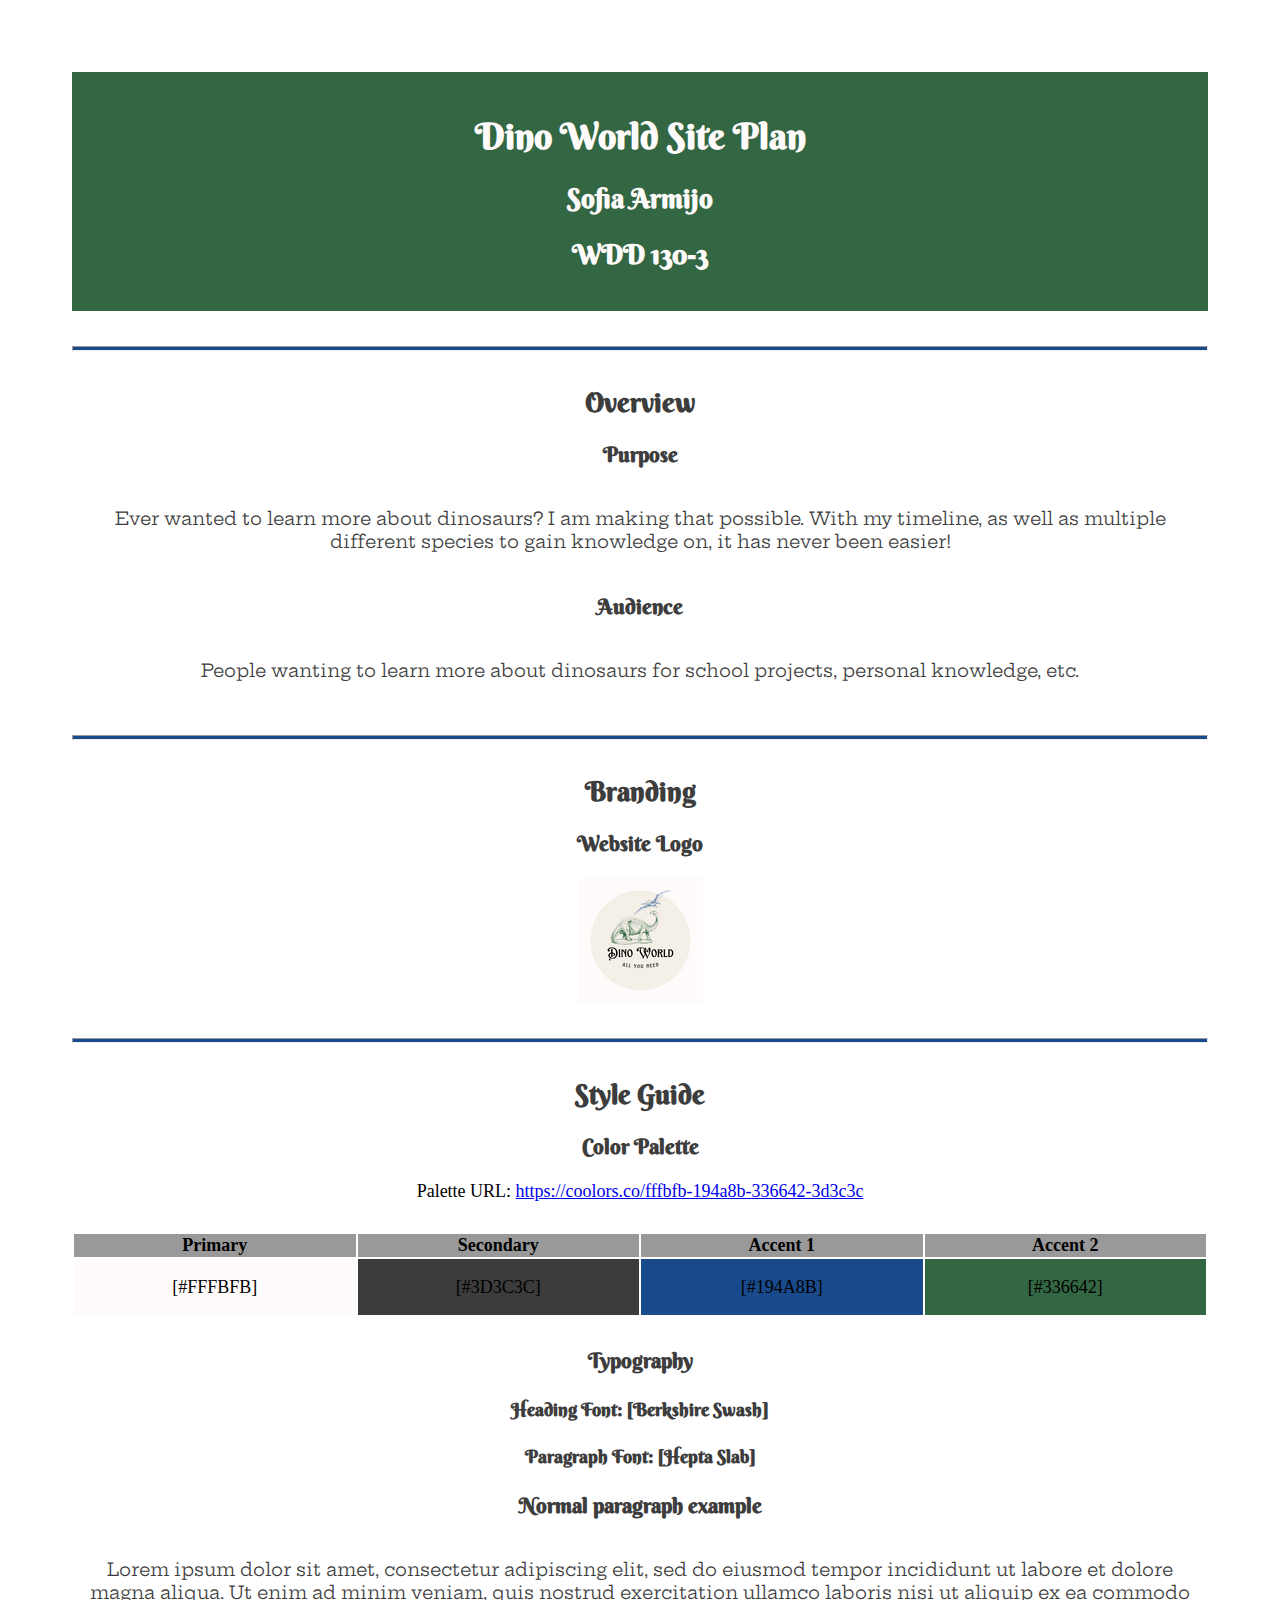
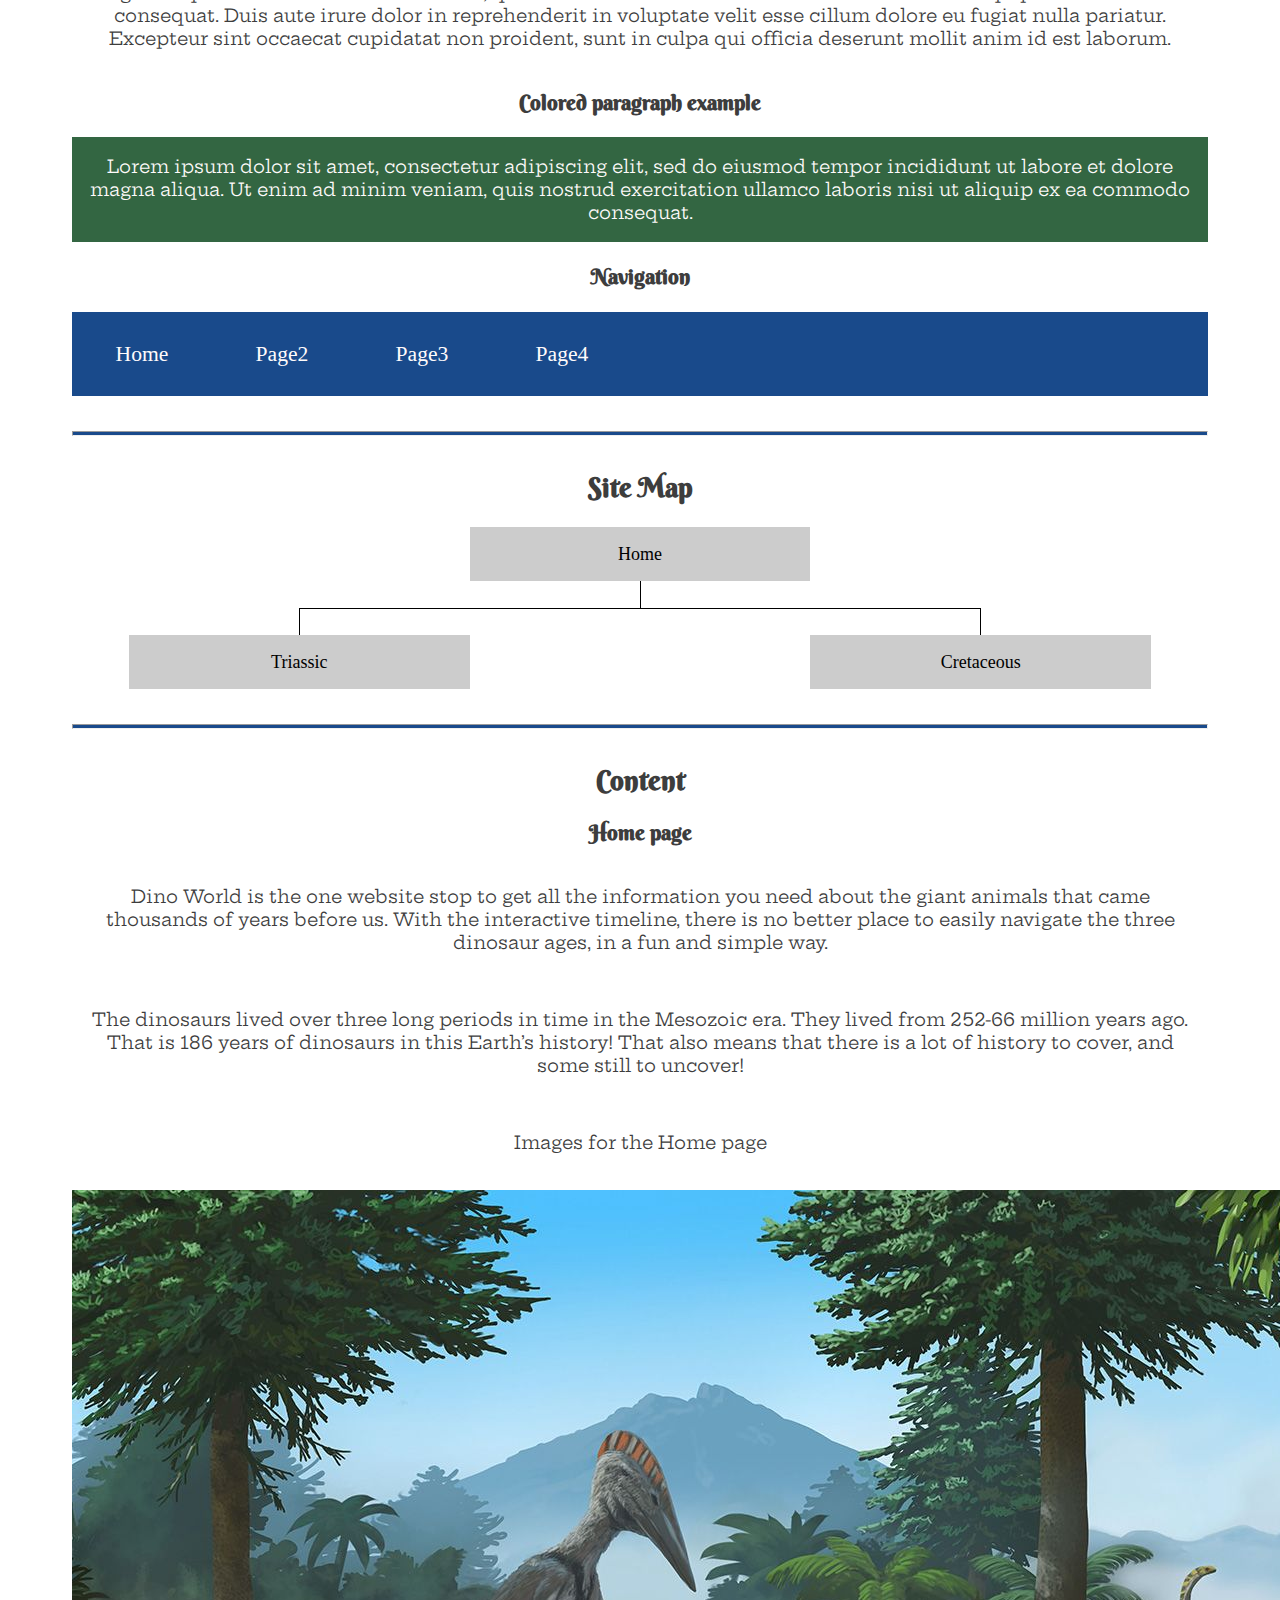
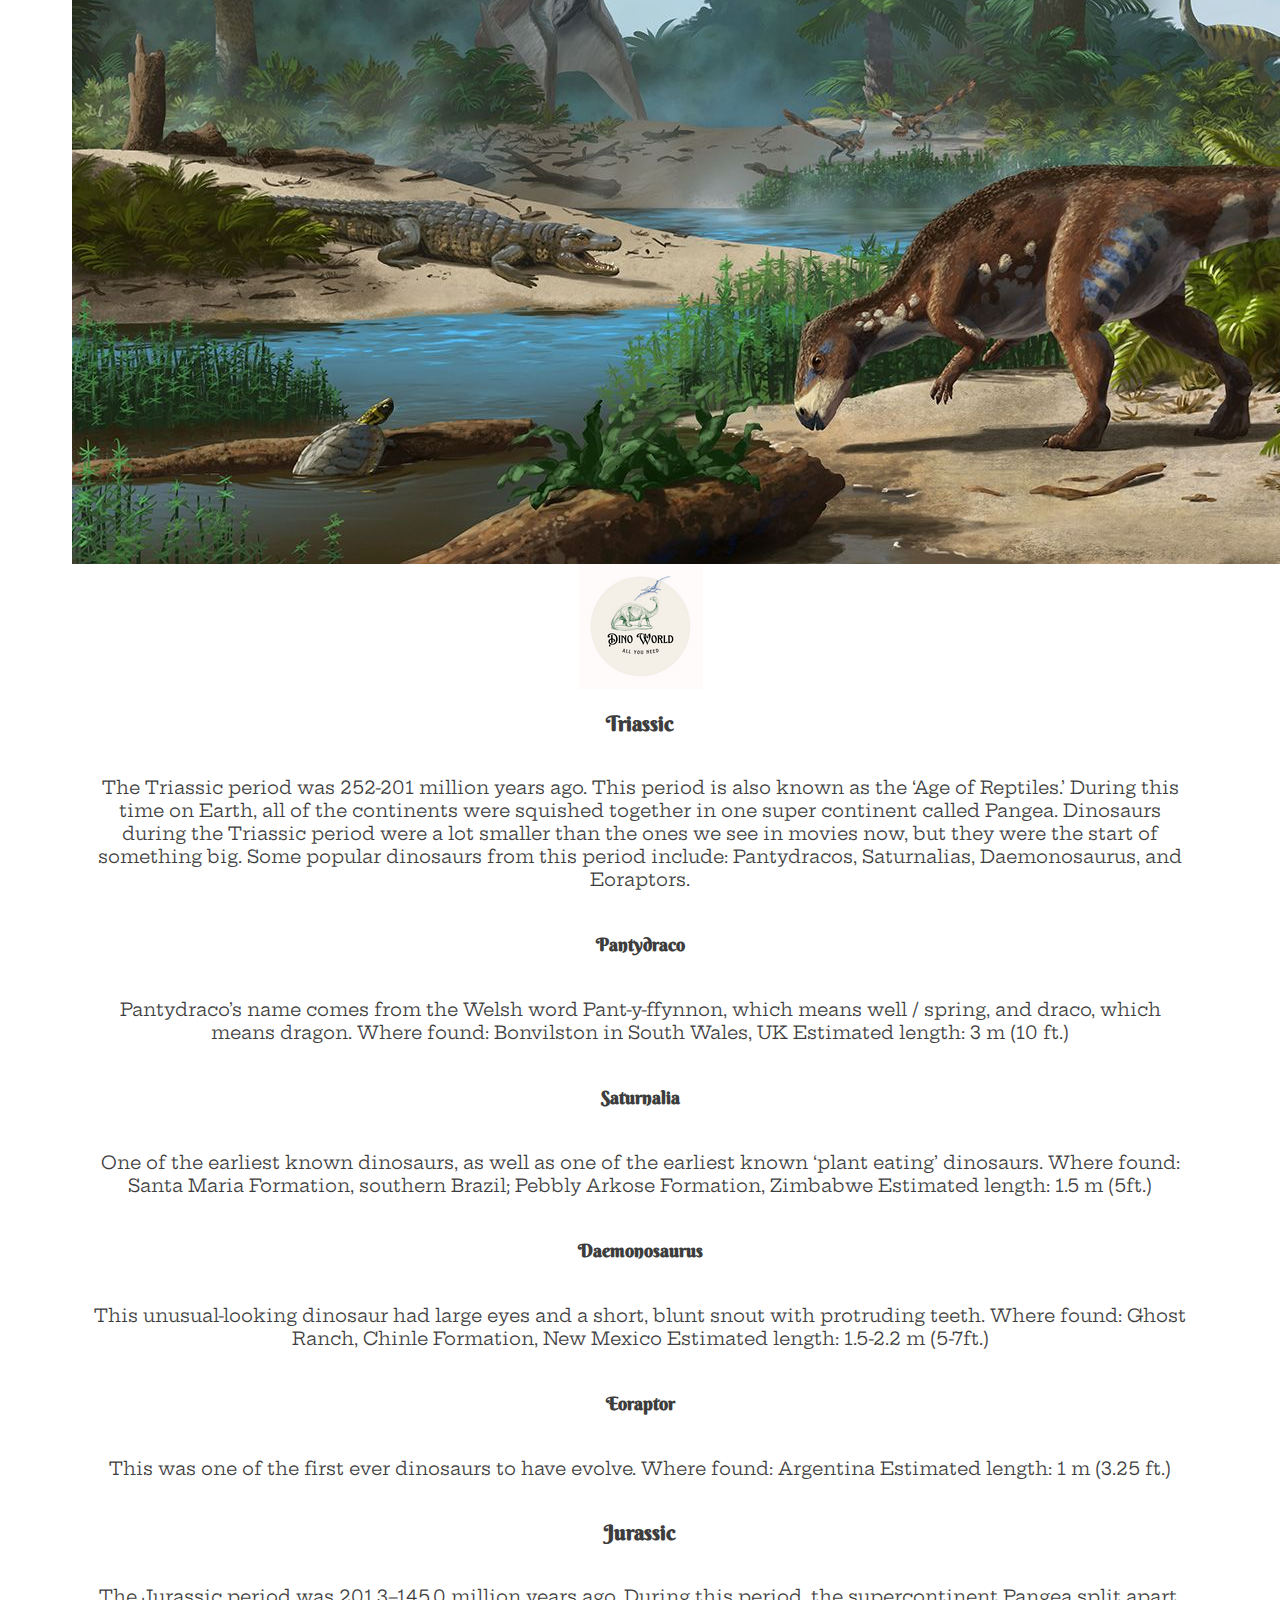
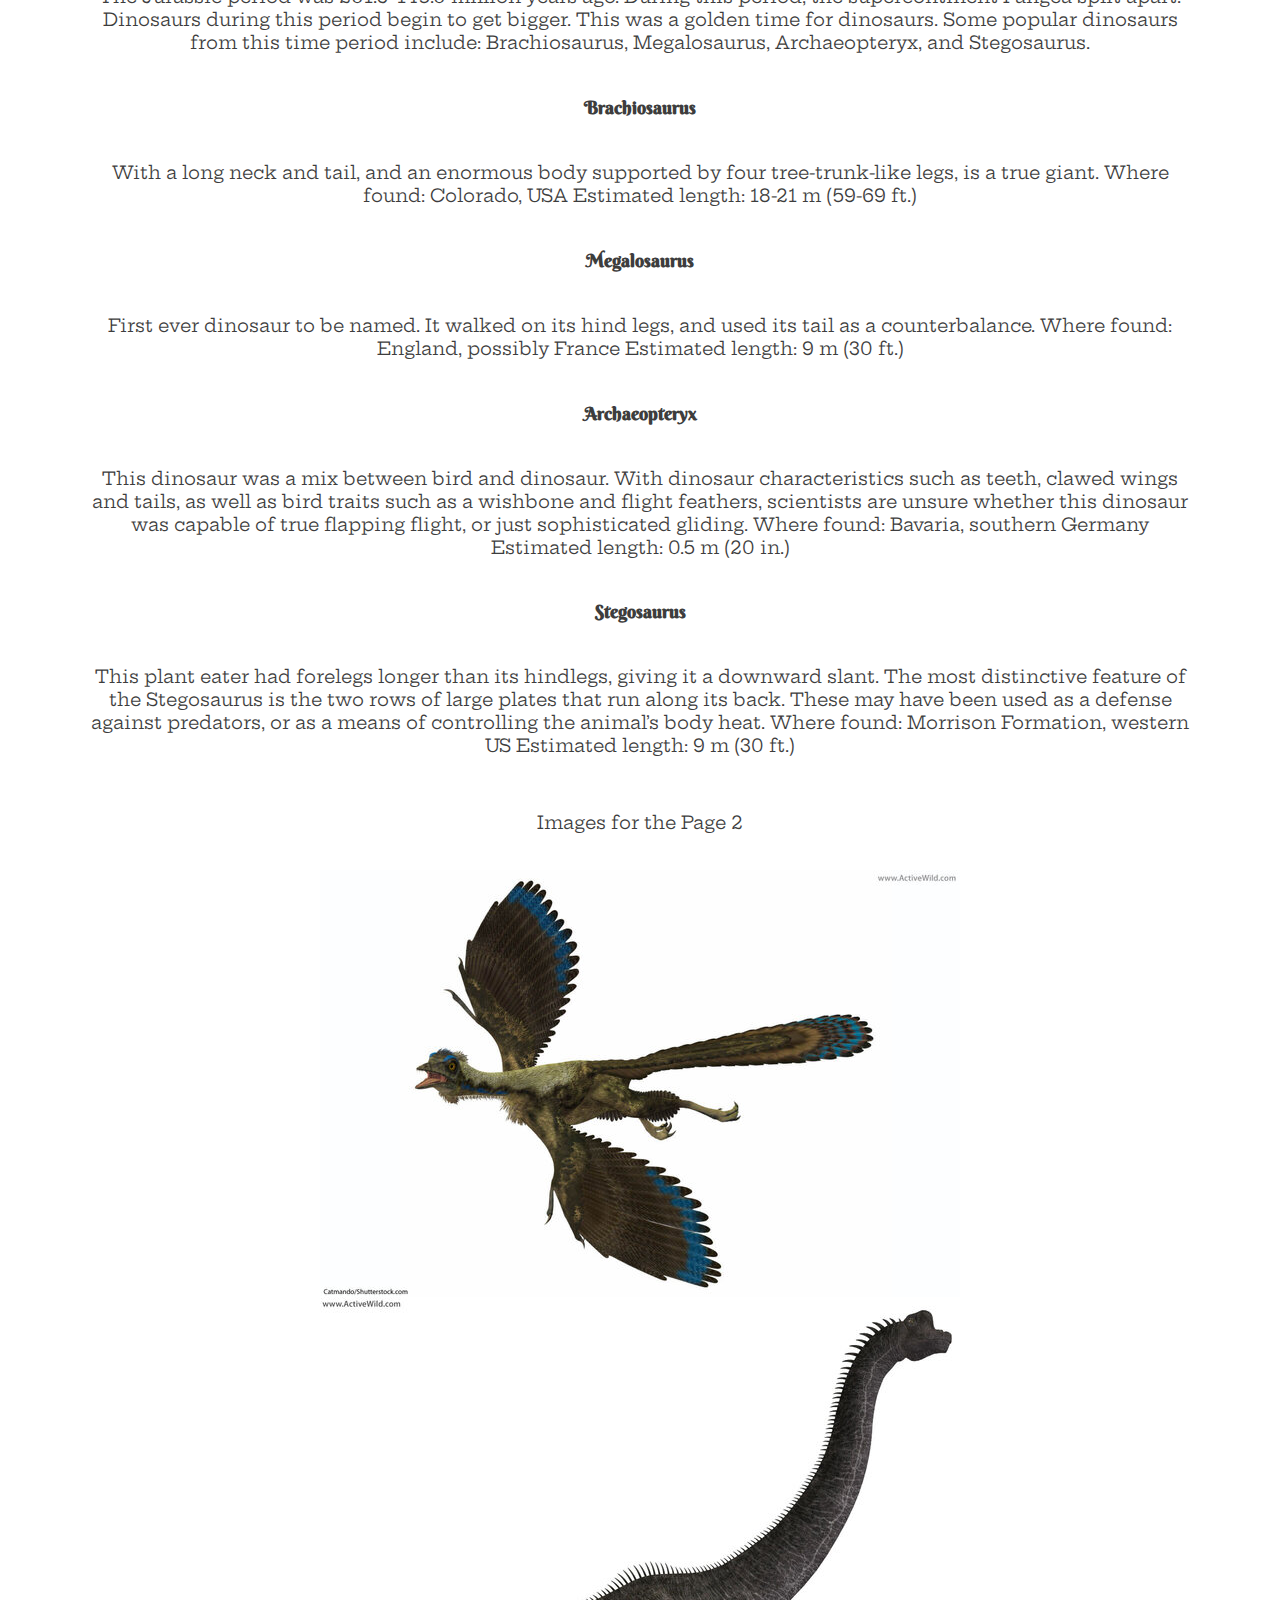
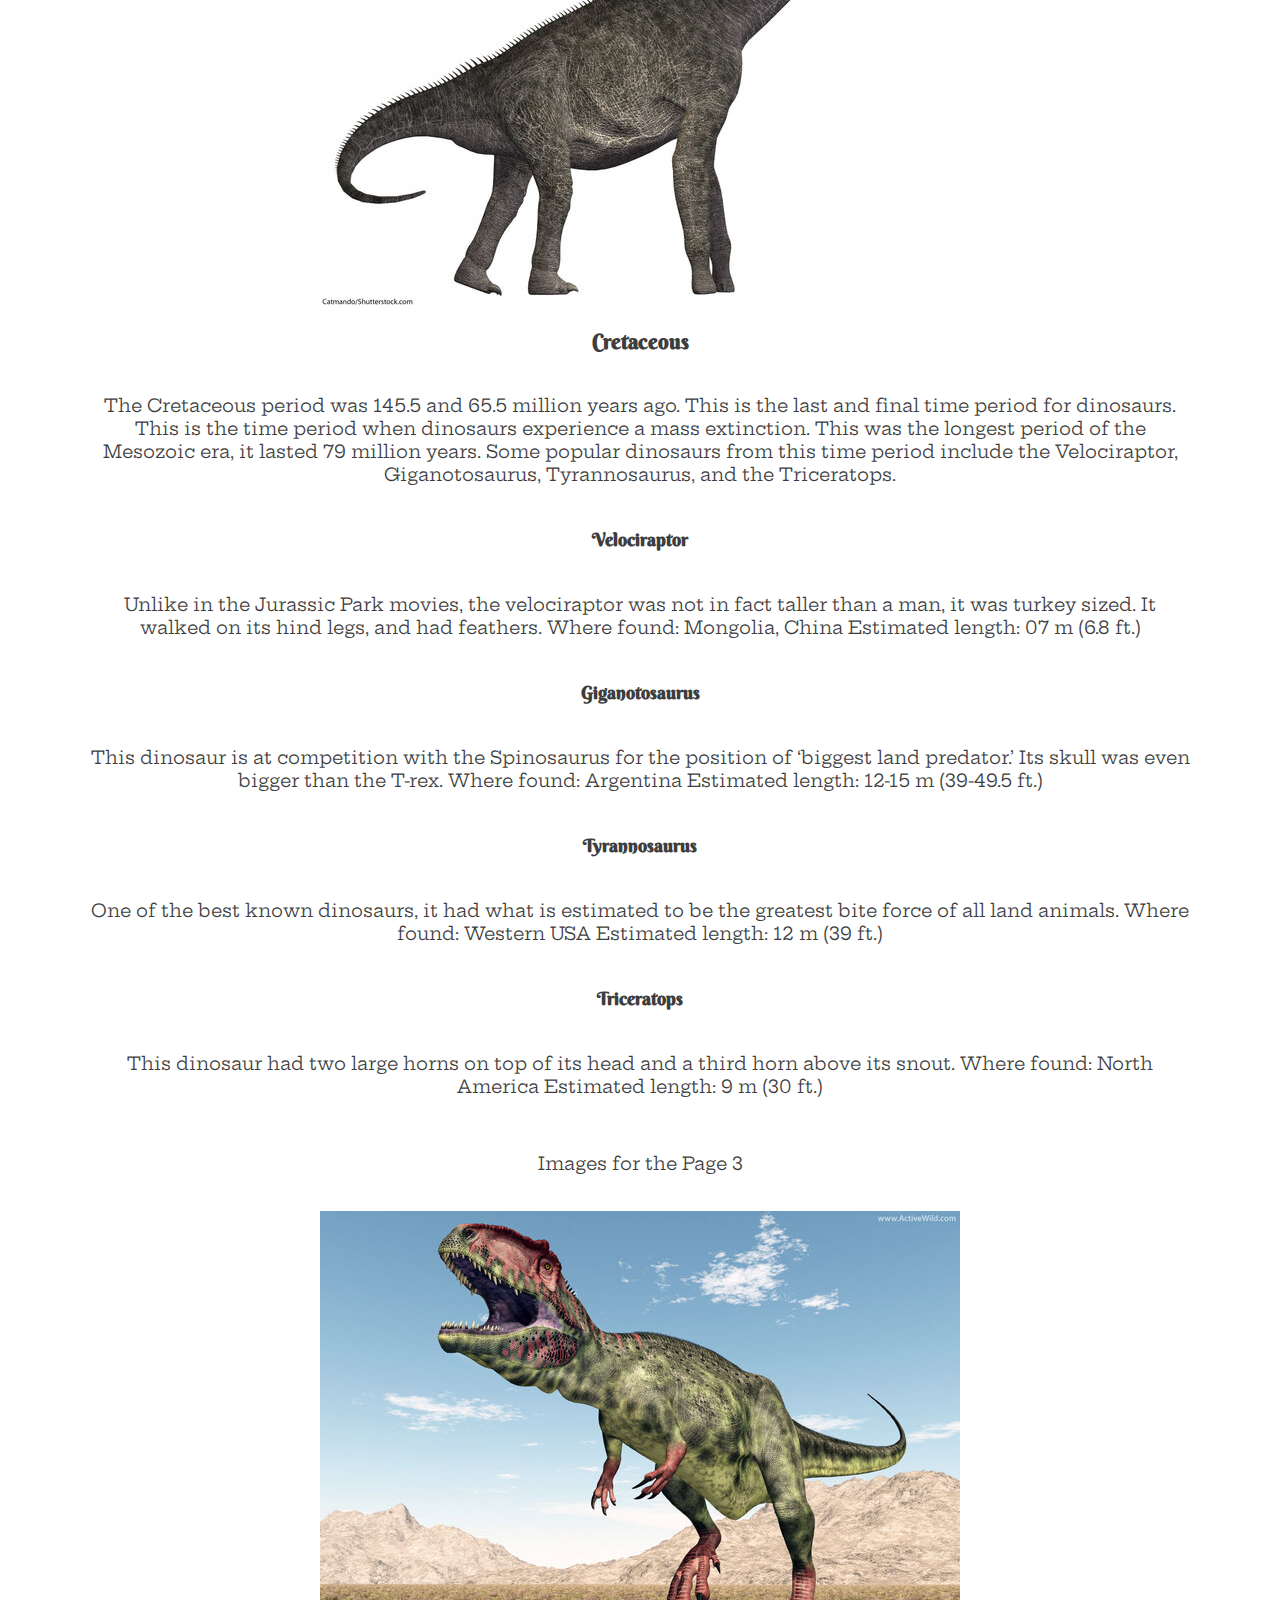
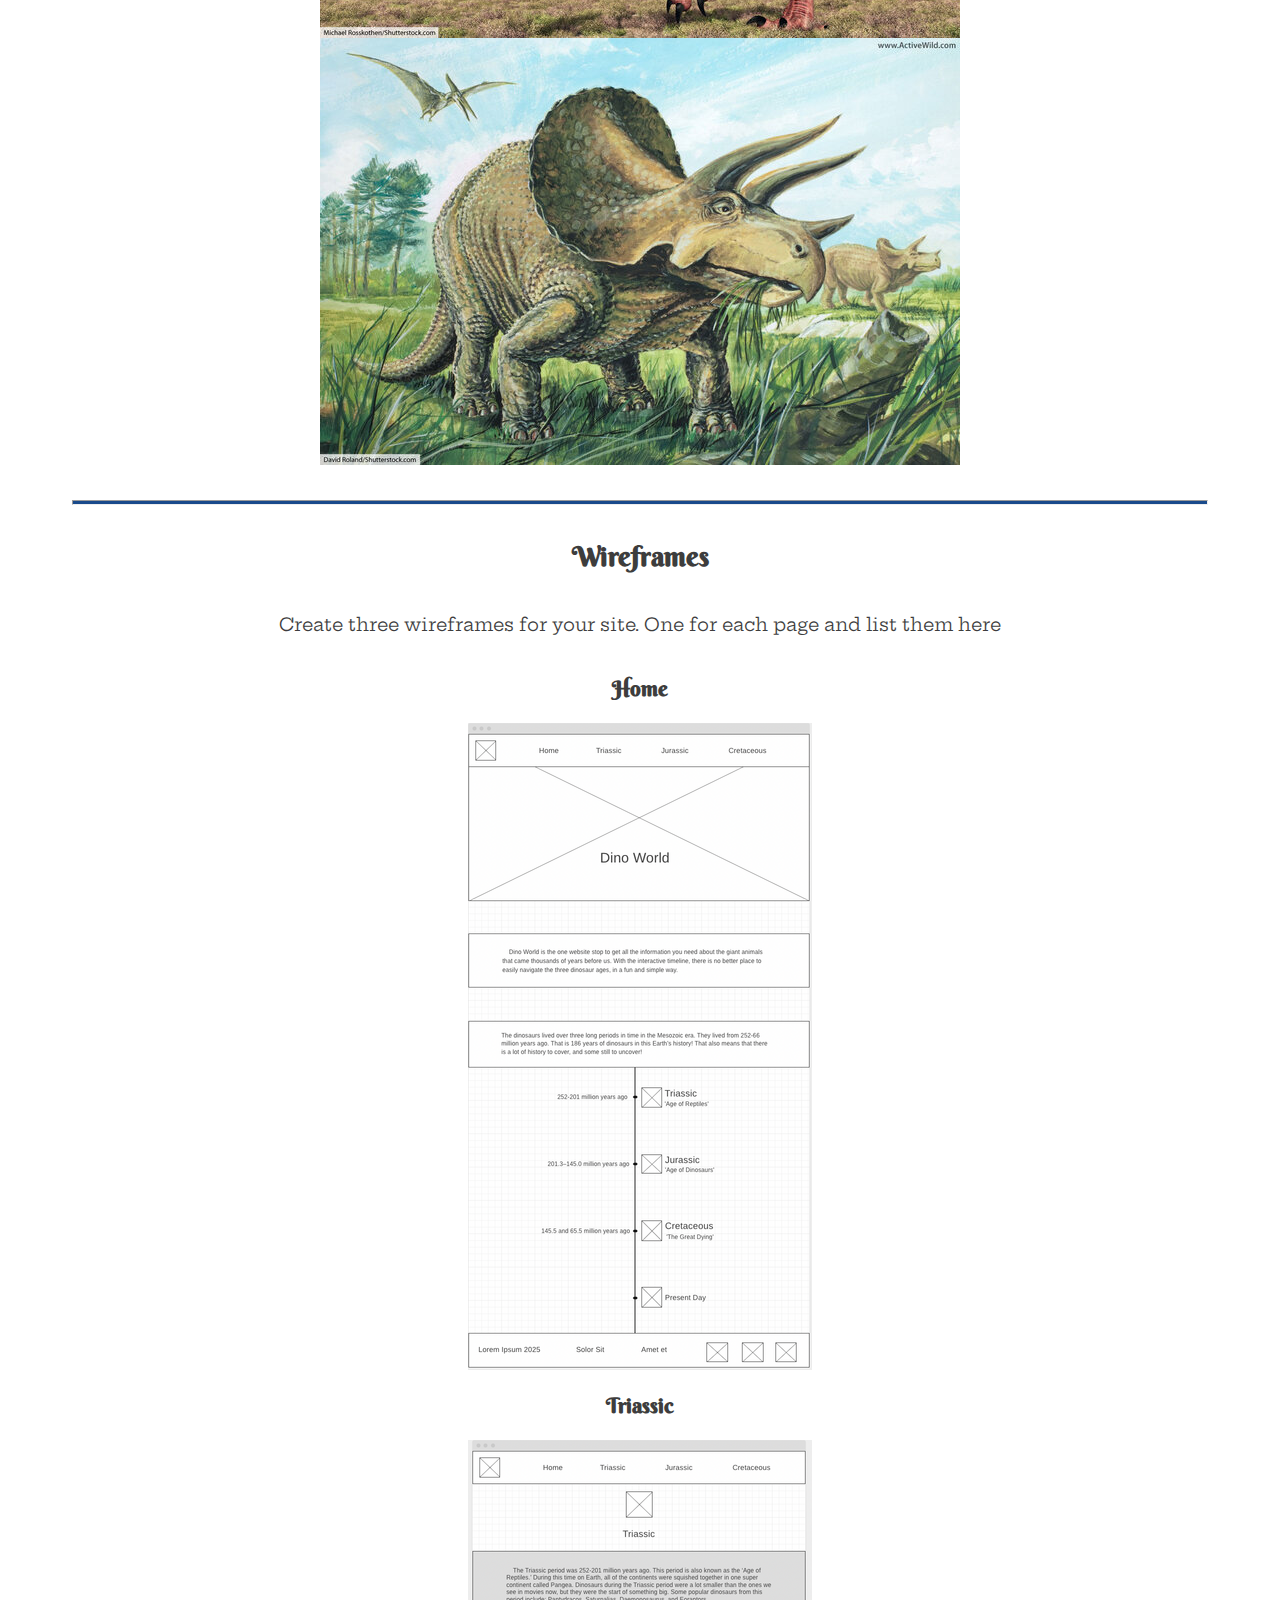
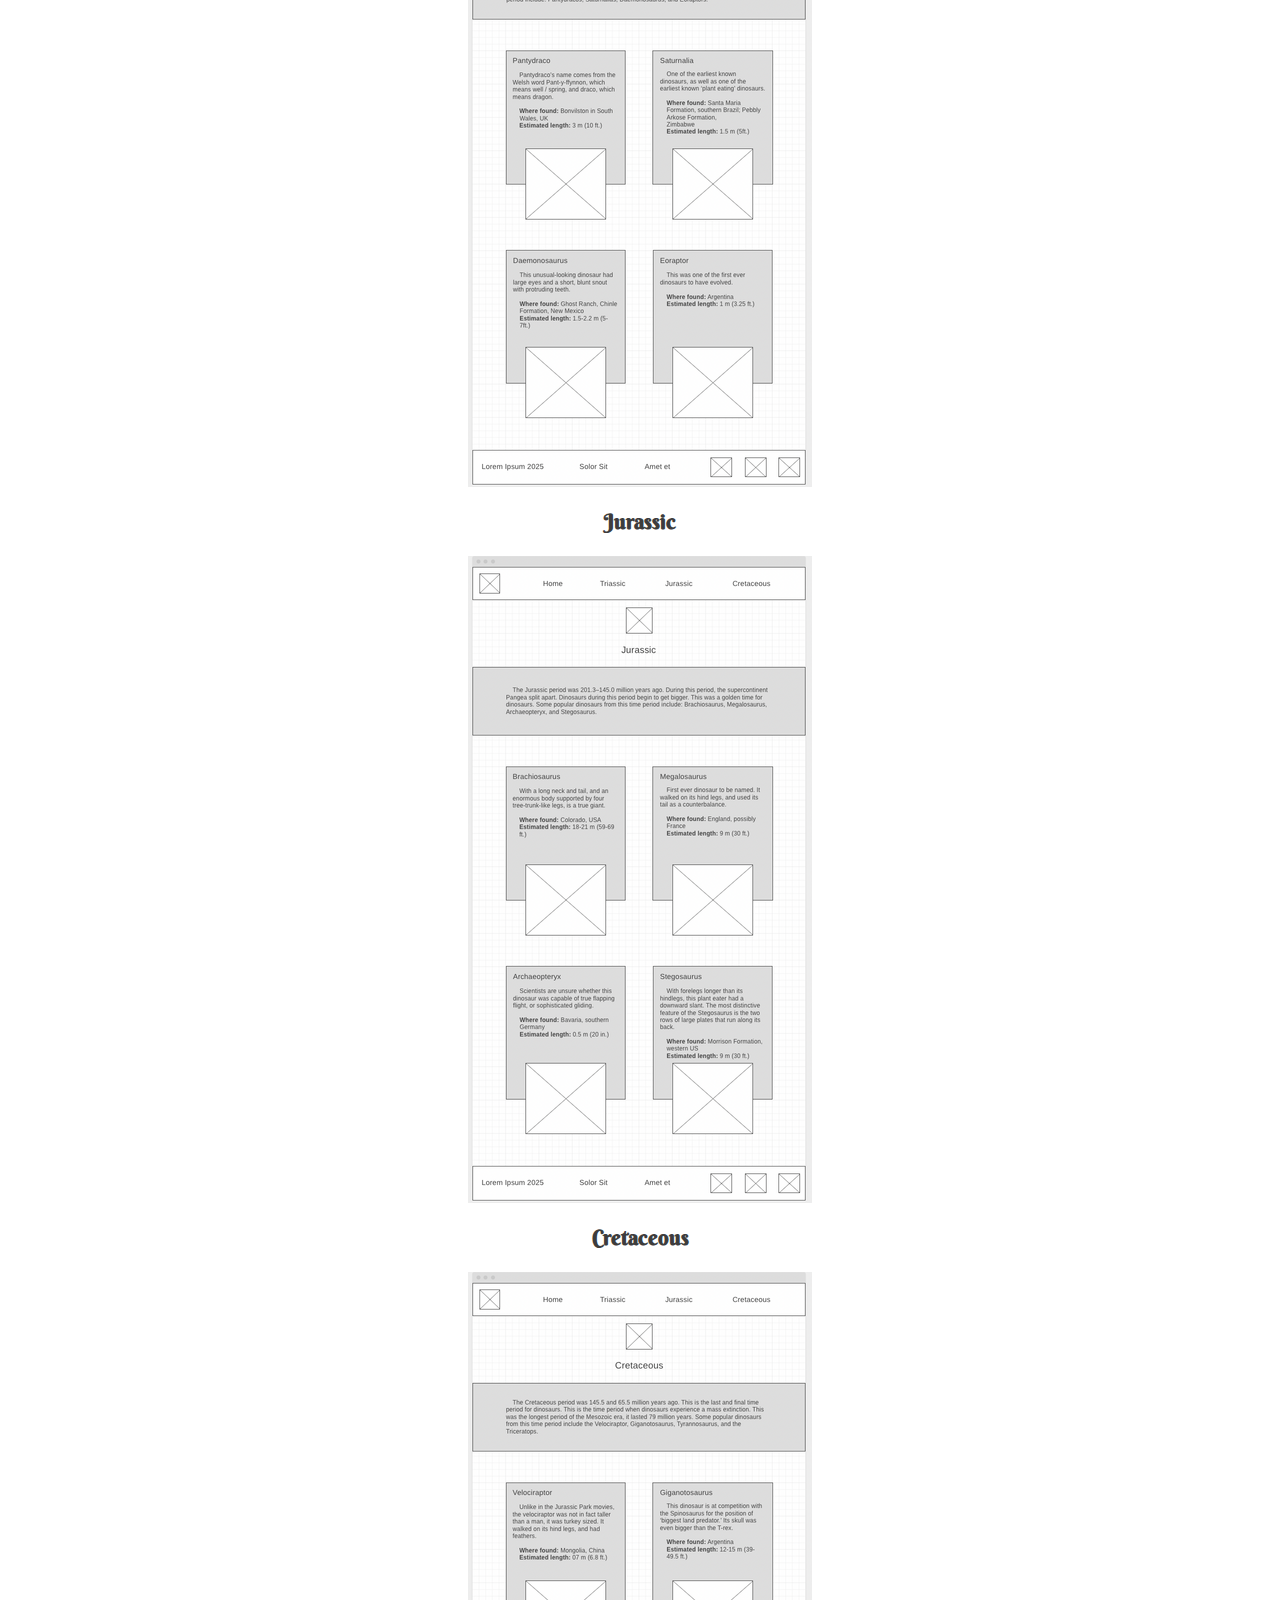
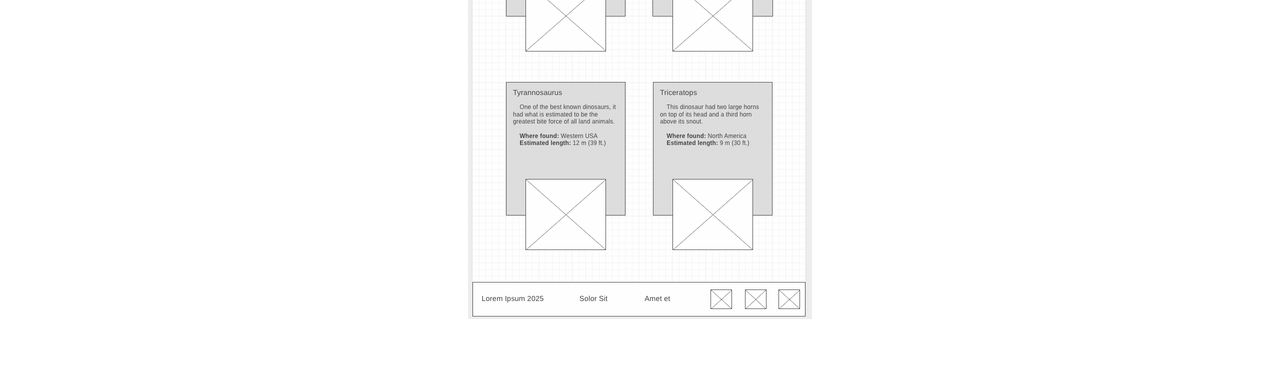
<file: dinosweb/site-plan.html>
<!DOCTYPE html>
<html lang="en-us">
    
  <head>
    <meta charset="utf-8">
    <title>Site Plan</title>
    <link type="text/css" rel="stylesheet" href="styles/site-plan.css">
  </head>

  <body>
    <header>
      <h1>Dino World Site Plan</h1>
      <h2>Sofia Armijo</h2>
      <h2>WDD 130-3</h2>
      <!-- In the header above, add the name or your site, your name and class number. For example if you are in section 3 you would put WDD 130.03 -->
    </header>
    <main>

      <!-- ------------------------Steps 2-3------------------------------ -->
      <hr>
      <h2>Overview</h2>
      <h3>Purpose</h3>
      <p>Ever wanted to learn more about dinosaurs? I am making that possible. With my timeline, as well as multiple different species to gain knowledge on, it has never been easier! </p>  <!-- change this -->


      <h3>Audience</h3>
      <p>People wanting to learn more about dinosaurs for school projects, personal knowledge, etc.</p>  <!-- change this -->

      <hr>
      <h2>Branding</h2>
      <h3>Website Logo</h3>
      <!-- Replace this with some sort of logo for your site.  A logo can be as simple as the name of your site in a nice font :) -->
      <img src="images/dino_logo.png" alt="Logo image">
      <hr>
      <h2>
        Style Guide
      </h2>

      <!-- ------------------------Steps 4-8------------------------------ -->

      <h3>Color Palette</h3>
      <!--  The colors you choose for a website are one of the most important decisions you will make. Follow the instructions on the activity in iLearn then return and replace the color codes below with the hex color codes (the 6 digit numbers that show at the bottom of each color) for the colors you have chosen below.  You should have at least 2 colors but do not have to fill in all 4 if you do not need them.  -->

      <!-- Copy and paste the URL to your finished palette below Make sure to paste it into both spots -->
      Palette URL: <a href="https://coolors.co/fffbfb-194a8b-336642-3d3c3c" target="_blank">https://coolors.co/fffbfb-194a8b-336642-3d3c3c</a>


      <table class="colors">
        <tr>
            <th>Primary</th>
            <th>Secondary</th>
            <th>Accent 1</th>
            <th>Accent 2</th>
        </tr>
        <!-- Replace the numbers in the boxes below with your hex color codes. Then switch to the site-plan.css file and change your colors there as well. -->
        <tr>
            <td class="primary">[#FFFBFB]</td>
            <td class="secondary">[#3D3C3C]</td>
            <td class="accent1">[#194A8B]</td>
            <td class="accent2">[#336642]</td>
        </tr>
      </table>

      <!-- ------------------------Step 9------------------------------ -->

      <h3>
        Typography
      </h3>
      <!-- Choose a font for your paragraphs (body copy) and headlines. What font(s) have you chosen? Why did you choose what you did?  Make sure to review the list of web safe fonts at W3Schools.org as a starting point.  Think also about which of your colors above you might use for background and font colors. -->

      <h4>
        Heading Font: [Berkshire Swash]  <!-- change this -->
      </h4>
      <h4>
        Paragraph Font: [Hepta Slab]  <!-- change this -->
      </h4>
      <h3>
        Normal paragraph example
      </h3>
      <p>
        Lorem ipsum dolor sit amet, consectetur adipiscing elit, sed do eiusmod tempor incididunt ut labore et dolore magna aliqua. Ut enim ad minim veniam, quis nostrud exercitation ullamco laboris nisi ut aliquip ex ea commodo consequat. Duis aute irure dolor in reprehenderit in voluptate velit esse cillum dolore eu fugiat nulla pariatur. Excepteur sint occaecat cupidatat non proident, sunt in culpa qui officia deserunt mollit anim id est laborum.
      </p>
      <h3>
        Colored paragraph example
      </h3>
      <p class="colored">
        Lorem ipsum dolor sit amet, consectetur adipiscing elit, sed do eiusmod tempor incididunt ut labore et dolore magna aliqua. Ut enim ad minim veniam, quis nostrud exercitation ullamco laboris nisi ut aliquip ex ea commodo consequat. 
      </p>

      <!-- ------------------------Step 10------------------------------ -->

      <h3>
        Navigation
      </h3>
      <!-- Think about how you want your navigation bar to look. In the site-plan.css file change the colors to your colors to get the look you desire. --> 
      <nav>
        <a href="#">Home</a>
        <a href="#">Page2</a>
        <a href="#">Page3</a>
        <a href="#">Page4</a>
      </nav>
      <hr>
      <h2>
        Site Map
      </h2>
      <div class="sitemap">
        <div class="sm-home">
          Home
        </div>
        <div class="sm-page2">
          Triassic <!-- change this -->
        </div>
        <div class="sm-page3">
          Jurassic  <!-- change this -->
        </div>
        <div class="sm-page3">
          Cretaceous  <!-- change this -->
        </div>

        <div class="top">
          &nbsp;
        </div>
        <div class="left">
          &nbsp;
        </div>
        <div class="right">
          &nbsp;
        </div>

      </div>

      <!-- --------Content Section -------------- -->
      <hr>
      <h2>
        Content
      </h2>
      <h3>Home page</h3>
        <p>
          Dino World is the one website stop to get all the information you need about the giant animals that came thousands of years before us. With the interactive timeline, there is no better place to easily navigate the three dinosaur ages, in a fun and simple way.
        </p>
        <p>
          The dinosaurs lived over three long periods in time in the Mesozoic era. They lived from 252-66 million years ago. That is 186 years of dinosaurs in this Earth’s history! That also means that there is a lot of history to cover, and some still to uncover!
        </p>

      <p>Images for the Home page</p>
        <img src="images/dinobannerimage.jpeg" alt="home page hero">
        <img src="images/dino_logo.png" alt="dino logo">

      </ul>
      <h3>Triassic</h3>
        <p>
          The Triassic period was 252-201 million years ago. This period is also known as the ‘Age of Reptiles.’ During this time on Earth, all of the continents were squished together in one super continent called Pangea. Dinosaurs during the Triassic period were a lot smaller than the ones we see in movies now, but they were the start of something big. Some popular dinosaurs from this period include: Pantydracos, Saturnalias, Daemonosaurus, and Eoraptors.
        </p>
      <h4>Pantydraco</h4>
        <p>
          Pantydraco’s name comes from the Welsh word Pant-y-ffynnon, which means well / spring, and draco, which means dragon.
          Where found: Bonvilston in South Wales, UK
          Estimated length: 3 m (10 ft.)
        </p>
      <h4>Saturnalia</h4>
        <p>
          One of the earliest known dinosaurs, as well as one of the earliest known ‘plant eating’ dinosaurs.
          Where found: Santa Maria Formation, southern Brazil; Pebbly Arkose Formation,	 
          Zimbabwe
          Estimated length: 1.5 m (5ft.)
        </p>
      <h4>Daemonosaurus</h4>
        <p>
          This unusual-looking dinosaur had large eyes and a short, blunt snout with protruding teeth.
	        Where found: Ghost Ranch, Chinle Formation, New Mexico
          Estimated length: 1.5-2.2 m (5-7ft.)
        </p>
      <h4>Eoraptor</h4>
        <p>
          This was one of the first ever dinosaurs to have evolve.	
          Where found: Argentina
          Estimated length: 1 m (3.25 ft.)
        </p>
      <h3>Jurassic</h3>
        <p>
          The Jurassic period was 201.3–145.0 million years ago. During this period, the supercontinent Pangea split apart. Dinosaurs during this period begin to get bigger. This was a golden time for dinosaurs. Some popular dinosaurs from this time period include: Brachiosaurus, Megalosaurus, Archaeopteryx, and Stegosaurus.
        </p>
      <h4>Brachiosaurus</h4>
        <p>
          With a long neck and tail, and an enormous body supported by four tree-trunk-like legs, is a true giant.
	        Where found: Colorado, USA
          Estimated length: 18-21 m (59-69 ft.)
        </p>
      <h4>Megalosaurus</h4>
        <p>
          First ever dinosaur to be named. It walked on its hind legs, and used its tail as a counterbalance.
          Where found: England, possibly France
          Estimated length: 9 m (30 ft.)
        </p>
      <h4>Archaeopteryx</h4>
        <p>
          This dinosaur was a mix between bird and dinosaur. With dinosaur characteristics such as teeth, clawed wings and tails, as well as bird traits such as a wishbone and flight feathers, scientists are unsure whether this dinosaur was capable of true flapping flight, or just sophisticated gliding.
          Where found: Bavaria, southern Germany
          Estimated length: 0.5 m (20 in.)
        </p>
      <h4>Stegosaurus</h4>
        <p>
          This plant eater had forelegs longer than its hindlegs, giving it a downward slant. The most distinctive feature of the Stegosaurus is the two rows of large plates that run along its back. These may have been used as a defense against predators, or as a means of controlling the animal’s body heat.
	        Where found: Morrison Formation, western US
          Estimated length: 9 m (30 ft.)
        </p>
      <p>Images for the Page 2</p>
        <img src="images/archaeopteryx2.jpg" alt="Archaeopteryx">
        <img src="images/brachiosaurus2.jpg" alt="Brachiosaurus">

      </ul>
      <h3>Cretaceous</h3>
        <p>
          The Cretaceous period was 145.5 and 65.5 million years ago. This is the last and final time period for dinosaurs. This is the time period when dinosaurs experience a mass extinction. This was the longest period of the Mesozoic era, it lasted 79 million years. Some popular dinosaurs from this time period include the Velociraptor, Giganotosaurus, Tyrannosaurus, and the Triceratops. 
        </p>
      <h4>Velociraptor</h4>
        <p>
          Unlike in the Jurassic Park movies, the velociraptor was not in fact taller than a man, it was turkey sized. It walked on its hind legs, and had feathers.
          Where found: Mongolia, China
          Estimated length: 07 m (6.8 ft.)
        </p>
      <h4>Giganotosaurus</h4>
        <p>
          This dinosaur is at competition with the Spinosaurus for the position of ‘biggest land predator.’ Its skull was even bigger than the T-rex. 
          Where found: Argentina
          Estimated length: 12-15 m (39-49.5 ft.)
        </p>
      <h4>Tyrannosaurus</h4>
        <p>
          One of the best known dinosaurs, it had what is estimated to be the greatest bite force of all land animals.
          Where found: Western USA
          Estimated length: 12 m (39 ft.)
        </p>
      <h4>Triceratops</h4>
        <p>
          This dinosaur had two large horns on top of its head and a third horn above its snout. 
          Where found: North America
          Estimated length: 9 m (30 ft.)
        </p>
      <p>Images for the Page 3</p>
        <img src="images/giganotosaurus2.jpg" alt="Giganotosaurus">
        <img src="images/triceratops2.jpg" alt="triceratops">

      </ul>
      <hr>
      <h2>
        Wireframes
      </h2>
      <p>
        Create three wireframes for your site. One for each page and list them here</p>

      <h3>Home</h3>
      <img src="images/dinohomewireframe.png" alt="home page wireframe">

      <h3>Triassic</h3>
      <img src="images/triasicpagewireframe.png" alt="triassic page wireframe">

      <h3>Jurassic</h3>
      <img src="images/jurassicpagewireframe.png" alt="jurassic page wireframe">

      <h3>Cretaceous</h3>
      <img src="images/cretaceouspagewireframe.png" alt="cretaceous page wireframe">
    </main>
  </body>

</html>
</file>
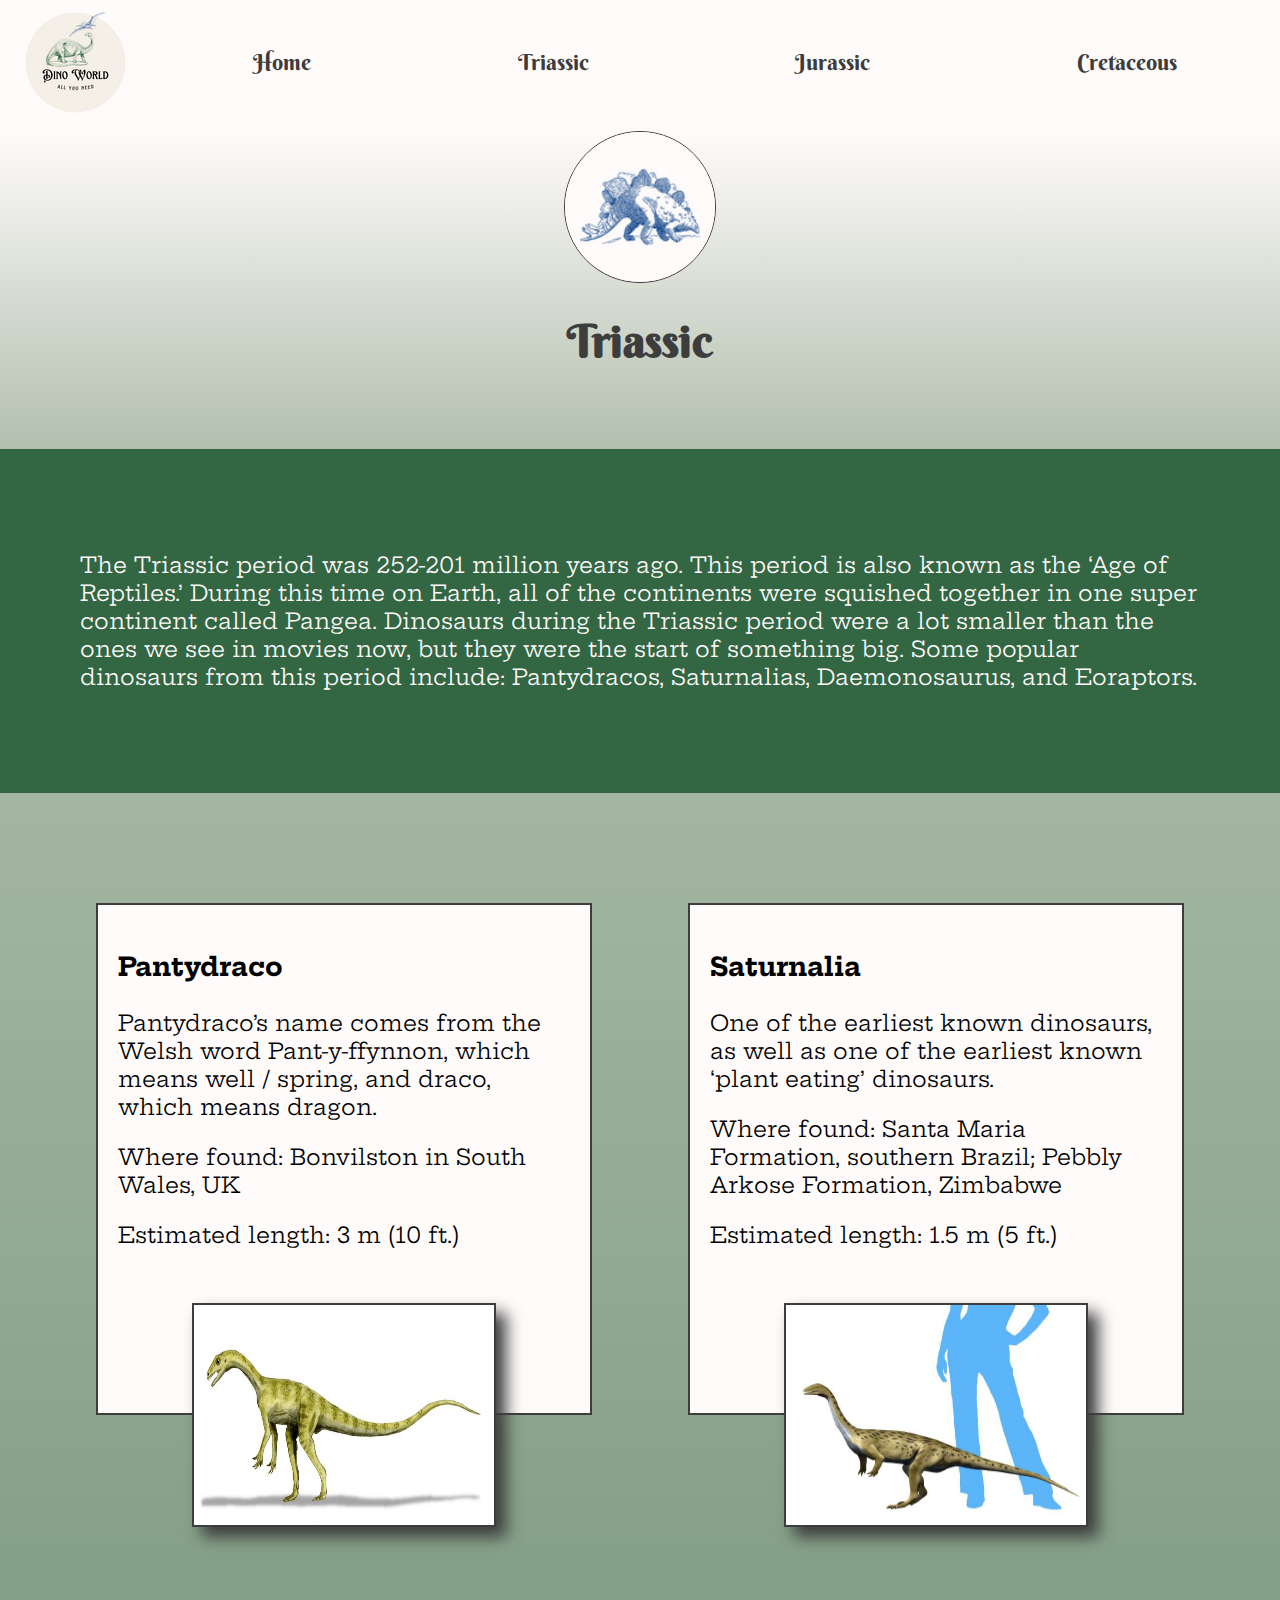
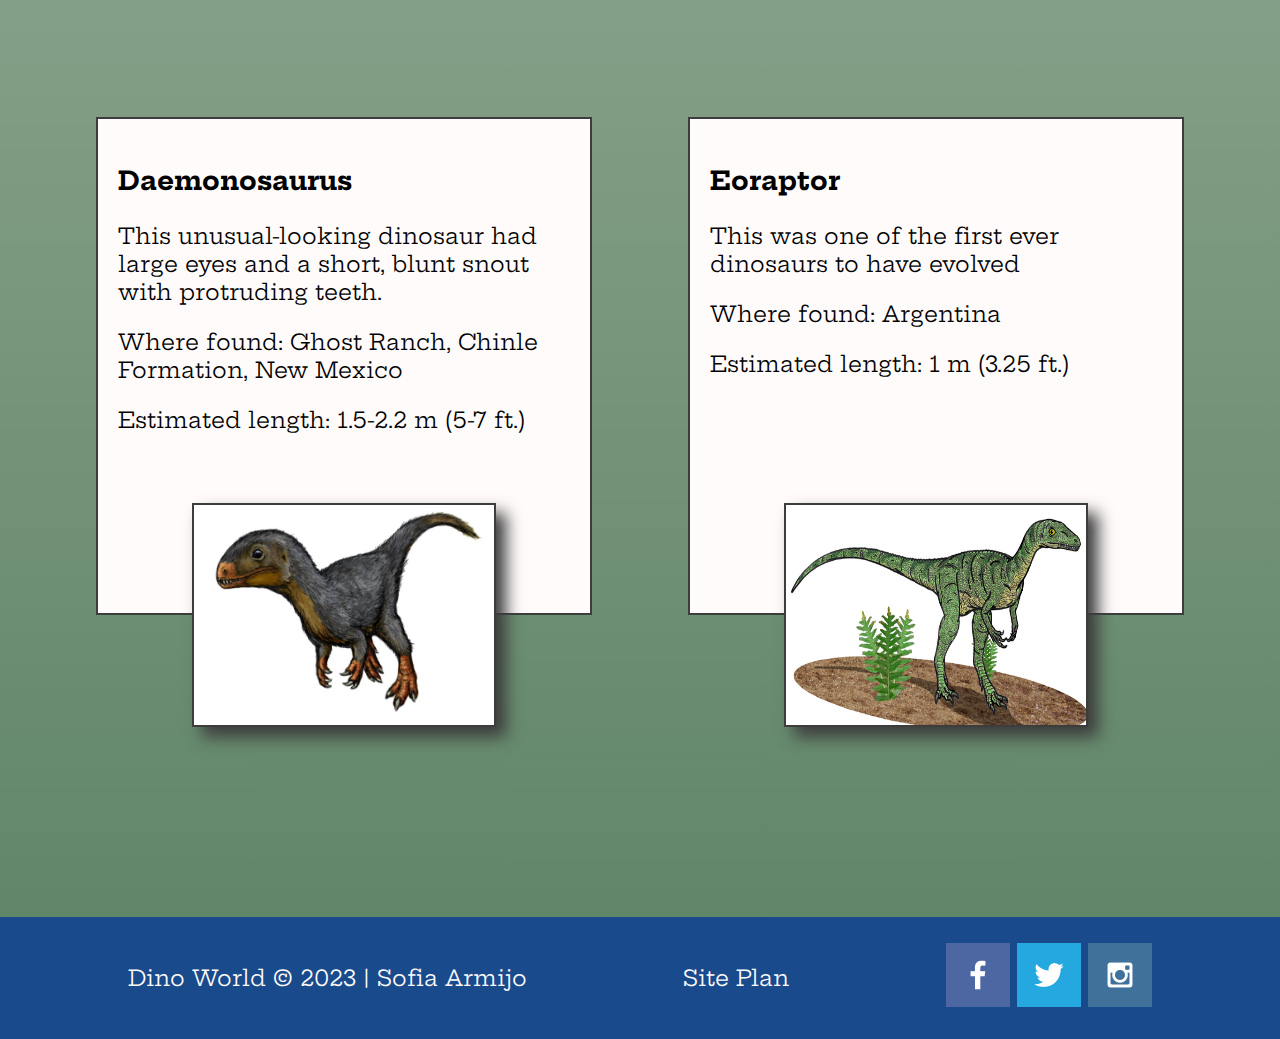
<file: dinosweb/triassic.html>
<!DOCTYPE html>
<html lang="en">
<head>
    <meta charset="UTF-8">
    <meta http-equiv="X-UA-Compatible" content="IE=edge">
    <meta name="viewport" content="width=device-width, initial-scale=1.0">
    <link rel="stylesheet" href="styles/dinomain.css">
    <title>DinoWorld | Triassic</title>
</head>
<body>
    <div id="content2">
        <header>
            <a id="logo_link" href="index.html">
                <img class="logo" src="images/dino_logo.png" alt="DinoWorld Logo">
            </a>
            <nav>
                <a href="index.html">Home</a>
                <a href="triassic.html">Triassic</a>
                <a href="jurassic.html">Jurassic</a>
                <a href="cretaceous.html">Cretaceous</a>
            </nav>
        </header>
        <section id="triassic-top">
            <img class="triassic-title-icon" src="images/triassic-icon.png" alt="Triassic Dinosaur">
            <h1 class="triassic-title">Triassic</h1>
        </section>
        <main class="triassic-grid">
            <div class="triassic-msg">
                <p>The Triassic period was 252-201 million years ago. This period is also known as the ‘Age of Reptiles.’ During this time on Earth, all of the continents were squished together in one super continent called Pangea. Dinosaurs during the Triassic period were a lot smaller than the ones we see in movies now, but they were the start of something big. Some popular dinosaurs from this period include: Pantydracos, Saturnalias, Daemonosaurus, and Eoraptors.
                </p>
            </div>
            <section class="pantydraco-msg">
                <h3>Pantydraco</h3>
                <p>Pantydraco’s name comes from the Welsh word Pant-y-ffynnon, which means well / spring, and draco, which means dragon.</p>
                <p>Where found: Bonvilston in South Wales, UK</p>
                <p>Estimated length: 3 m (10 ft.)</p>
            </section>
            <img class="pantydraco" src="images/pantydraco.jpeg" alt="Pantydraco">
            <section class="saturnalia-msg">
                <h3>Saturnalia</h3>
                <p>One of the earliest known dinosaurs, as well as one of the earliest known ‘plant eating’ dinosaurs.</p>
                <p>Where found: Santa Maria Formation, southern Brazil; Pebbly Arkose Formation, Zimbabwe</p>
                <p>Estimated length: 1.5 m (5 ft.)</p>
            </section>
            <img class="saturnalia" src="images/saturnalia.jpeg" alt="Saturnalia">
            <section class="daemonosaurus-msg">
                <h3>Daemonosaurus</h3>
                <p>This unusual-looking dinosaur had large eyes and a short, blunt snout with protruding teeth.</p>
                <p>Where found: Ghost Ranch, Chinle Formation, New Mexico</p>
                <p>Estimated length: 1.5-2.2 m (5-7 ft.)</p>
            </section>
            <img class="daemonosaurus" src="images/daemonosaurus.jpeg" alt="Daemonosaurus">
            <section class="eoraptor-msg">
                <h3>Eoraptor</h3>
                <p>This was one of the first ever dinosaurs to have evolved</p>
                <p>Where found: Argentina</p>
                <p>Estimated length: 1 m (3.25 ft.)</p>
            </section>
            <img class="eoraptor" src="images/eoraptor.png" alt="Eoraptor">
        </main>
        <footer>
            <p>Dino World &copy; 2023 | Sofia Armijo</p>
            <p><a href="site-plan.html">Site Plan</a></p>
            <div class="social">
                <a href="https://facebook.com" target="_blank">
                    <img src="images/facebook1.png" alt="fb icon">
                </a>
                <a href="https://twitter.com" target="_blank">
                    <img src="images/twitter1.png" alt="twitter icon">
                </a>
                <a href="https://instagram.com" target="_blank">
                    <img src="images/instagram1.png" alt="instagram icon">
                </a>
            </div>
        </footer>
    </div>
</body>
</html>
</file>
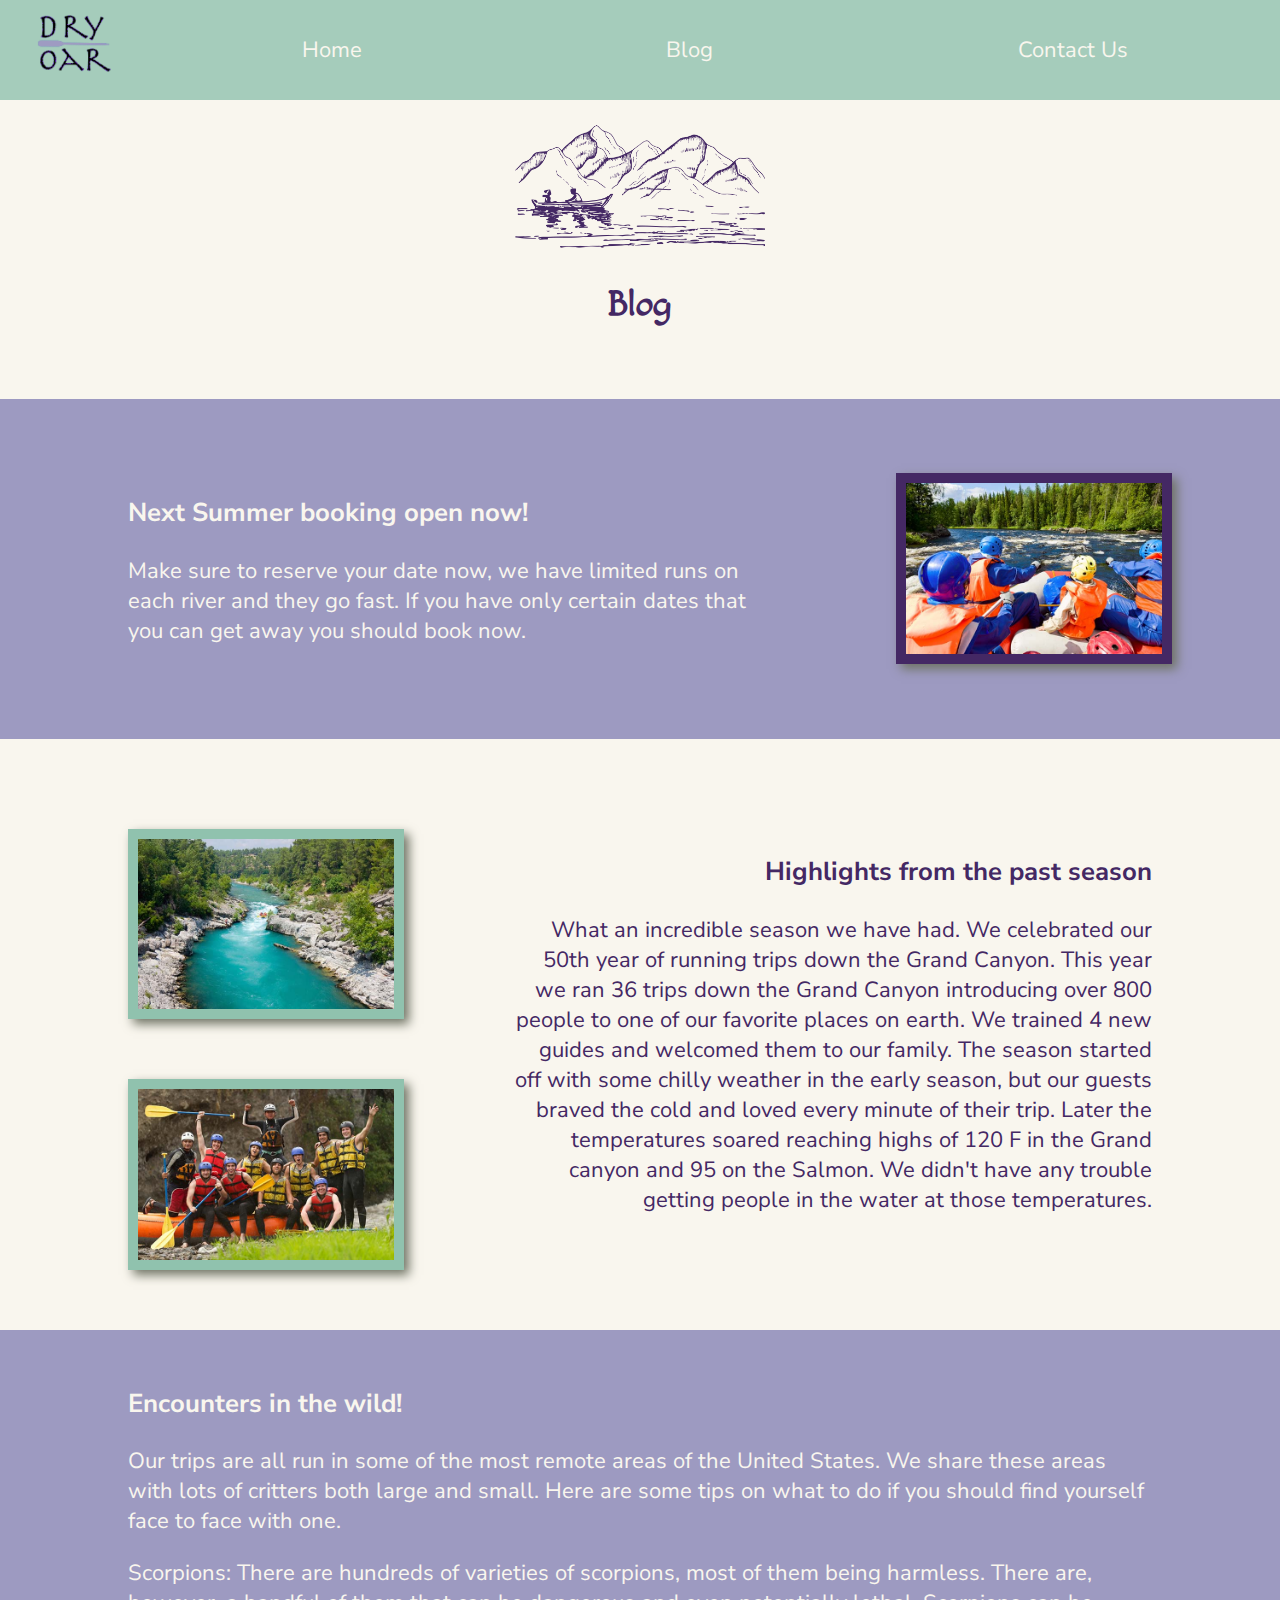
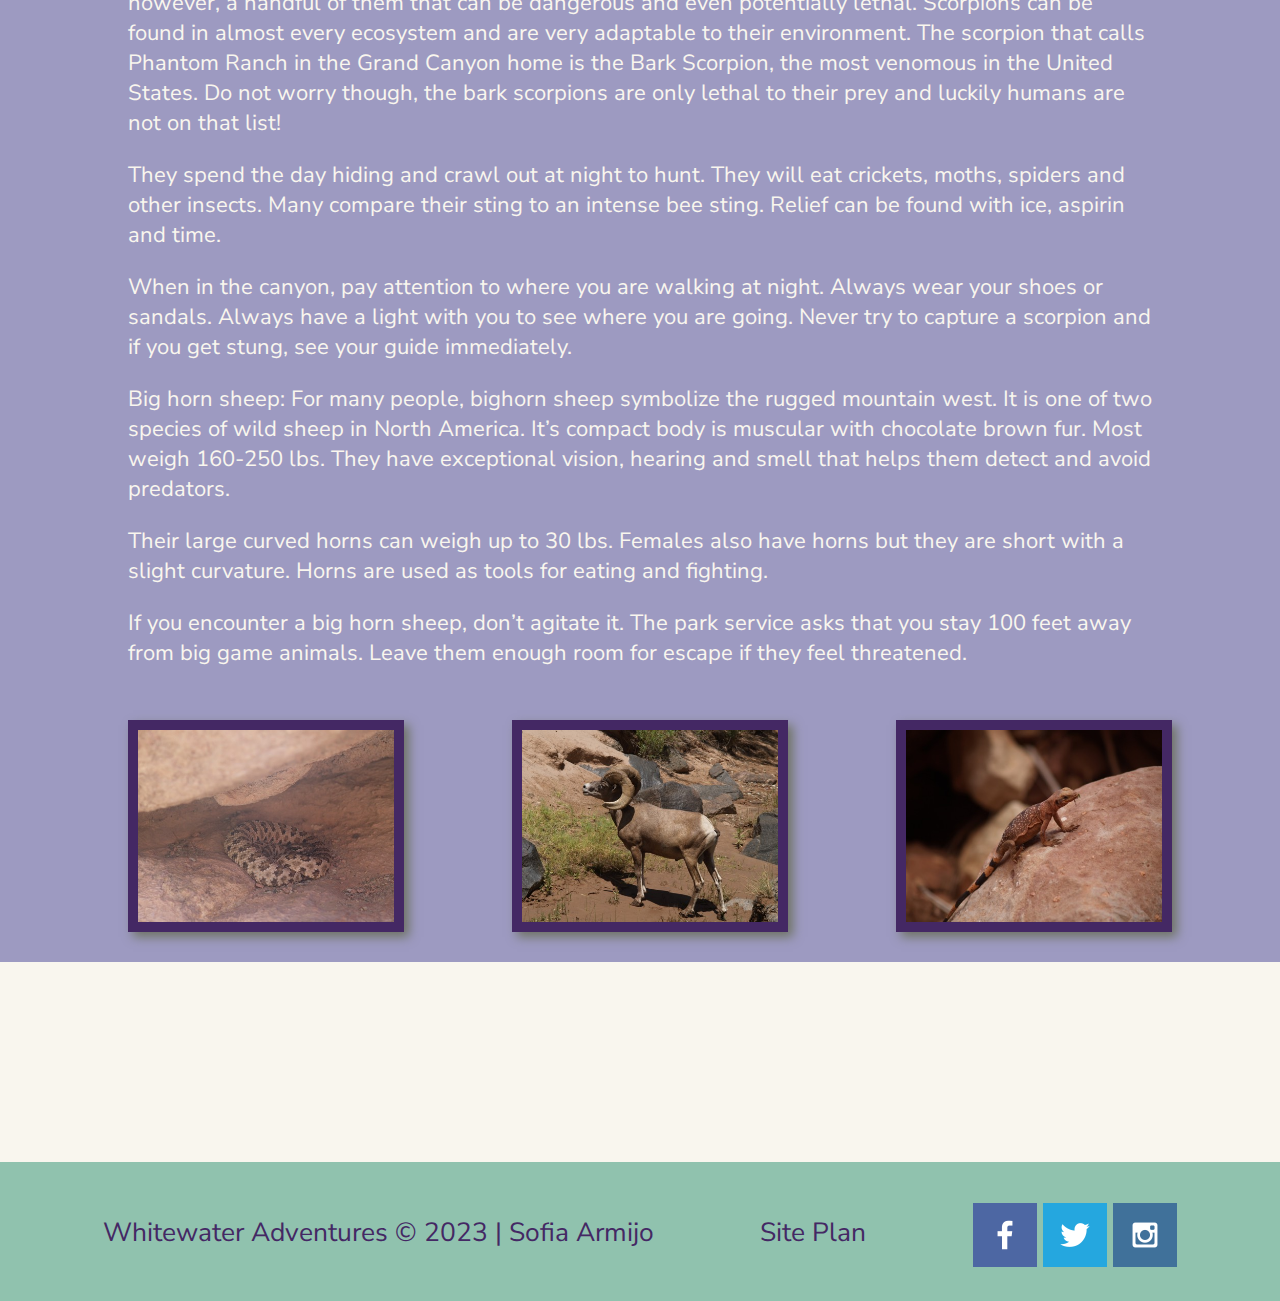
<file: wwr/blog.html>
<!DOCTYPE html>
<html lang="en">
<head>
    <meta charset="UTF-8">
    <meta http-equiv="X-UA-Compatible" content="IE=edge">
    <meta name="viewport" content="width=device-width, initial-scale=1.0">
    <link rel="stylesheet" href="styles/style.css">
    <style>
        @import url('https://fonts.googleapis.com/css2?family=Macondo&display=swap');
        @import url('https://fonts.googleapis.com/css2?family=Nunito+Sans&display=swap');
    </style>
        
    <title>Dry Oar Adventures | Blog </title>
</head>
<body>
    <div id="content">
        <header>
            <a id="logo_link" href="index.html">
                <img class="logo" src="images/logopurple.png" alt="Dry Oar Adventures Logo">
            </a>
            <nav>
                <a href="index.html">Home</a>
                <a href="blog.html">Blog</a>
                <a href="contactus.html">Contact Us</a>
            </nav>
        </header>
        <section id="blog-top">
            <img class="blog-icon" src="images/purplemountains.png" alt="Purple Mountains">
            <h1 class="blog-title">Blog</h1>
        </section>
    </div>
    <main class="blog-grid">
        <div id="smr-background"></div>
        <section class="smr-msg">
            <h3>Next Summer booking open now!</h3>
            <p>Make sure to reserve your date now, we have limited runs on each river and they go fast. If you have only certain dates that you can get away you should book now.
            </p>
        </section>
        <img class="greentrees" src="images/raftingtrees.jpeg" alt="People rafting green trees background">
        <section class="hlt-msg">
            <h3>Highlights from the past season</h3>
            <p>What an incredible season we have had. We celebrated our 50th year of running trips down the Grand Canyon. This year we ran 36 trips down the Grand Canyon introducing over 800 people to one of our favorite places on earth. We trained 4 new guides and welcomed them to our family. The season started off with some chilly weather in the early season, but our guests braved the cold and loved every minute of their trip. Later the temperatures soared reaching highs of 120 F in the Grand canyon and 95 on the Salmon. We didn't have any trouble getting people in the water at those temperatures.</p>
        </section>
        <img class="blue-river" src="images/blueriver.jpeg" alt="Beautiful Blue River">
        <img class="ppl-on-boat" src="images/raftingpeople.jpeg" alt="People sitting on boat">
        <div id="wild-background"></div>
        <section class="wild-msg">
            <h3>Encounters in the wild!</h3>
            <p>Our trips are all run in some of the most remote areas of the United States. We share these areas with lots of critters both large and small. Here are some tips on what to do if you should find yourself face to face with one.</p>
            <p>Scorpions: There are hundreds of varieties of scorpions, most of them being harmless. There are, however, a handful of them that can be dangerous and even potentially lethal. Scorpions can be found in almost every ecosystem and are very adaptable to their environment. The scorpion that calls Phantom Ranch in the Grand Canyon home is the Bark Scorpion, the most venomous in the United States. Do not worry though, the bark scorpions are only lethal to their prey and luckily humans are not on that list!</p>
            <p>They spend the day hiding and crawl out at night to hunt. They will eat crickets, moths, spiders and other insects. Many compare their sting to an intense bee sting. Relief can be found with ice, aspirin and time.</p>
            <p>When in the canyon, pay attention to where you are walking at night. Always wear your shoes or sandals. Always have a light with you to see where you are going. Never try to capture a scorpion and if you get stung, see your guide immediately.</p>
            <p>Big horn sheep: For many people, bighorn sheep symbolize the rugged mountain west. It is one of two species of wild sheep in North America. It’s compact body is muscular with chocolate brown fur. Most weigh 160-250 lbs. They have exceptional vision, hearing and smell that helps them detect and avoid predators.</p>   
            <p>Their large curved horns can weigh up to 30 lbs. Females also have horns but they are short with a slight curvature. Horns are used as tools for eating and fighting.</p>
            <p>If you encounter a big horn sheep, don’t agitate it. The park service asks that you stay 100 feet away from big game animals. Leave them enough room for escape if they feel threatened.</p>
        </section>
        <img class="rattlesnake" src="images/rattlesnake.jpeg" alt="rattlesnake">
        <img class="ram" src="images/bighornram.jpeg" alt="Bighorn Ram">
        <img class="lizard" src="images/lizard.jpeg" alt="Lizard">
    </main>
    <footer>
        <p>Whitewater Adventures &copy; 2023 | Sofia Armijo</p>
        <p><a href="site-plan-rafting.html">Site Plan</a></p>
        <div class="social">
            <a href="https://facebook.com" target="_blank">
                <img src="images/facebook.png" alt="fb icon">
            </a>
            <a href="https://twitter.com" target="_blank">
                <img src="images/twitter.png" alt="twitter icon">
            </a>
            <a href="https://instagram.com" target="_blank">
                <img src="images/instagram.png" alt="instagram icon">
            </a>
        </div>
        </footer>
</body>
</html>
</file>
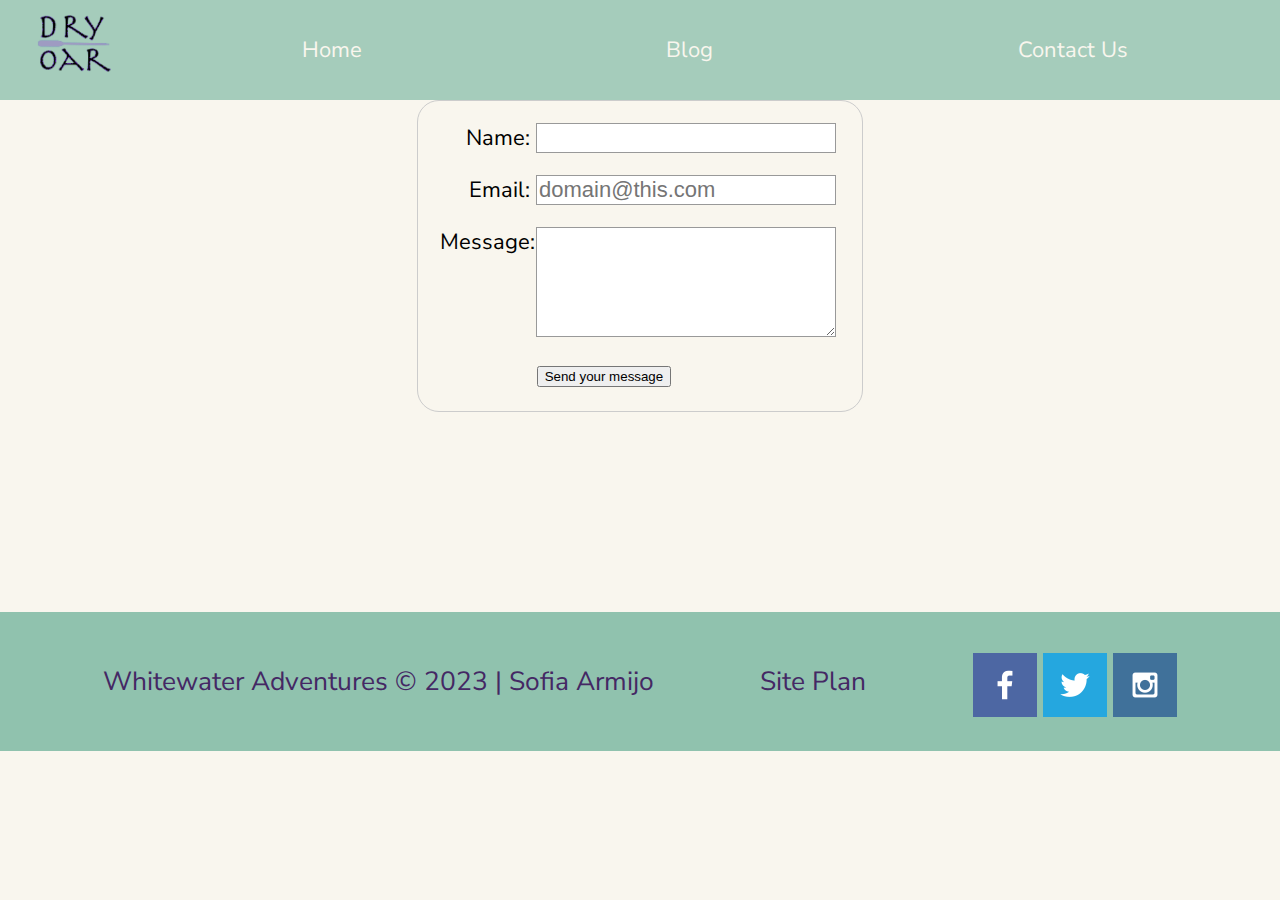
<file: wwr/contactus.html>
<!DOCTYPE html>
<html lang="en">
<head>
    <meta charset="UTF-8">
    <meta http-equiv="X-UA-Compatible" content="IE=edge">
    <meta name="viewport" content="width=device-width, initial-scale=1.0">
    <link rel="stylesheet" href="styles/style.css">
    <style>
        form {
        /* Center the form on the page */
        margin: 0 auto;
        width: 400px;
        /* Form outline */
        padding: 1em;
        border: 1px solid #ccc;
        border-radius: 1em;
        }

        ul {
        list-style: none;
        padding: 0;
        margin: 0;
        }

        form li + li {
        margin-top: 1em;
        }

        label {
        /* Uniform size & alignment */
        display: inline-block;
        width: 90px;
        text-align: right;
        }

        input,
        textarea {
        /* To make sure that all text fields have the same font settings
            By default, textareas have a monospace font */
        font: 1em sans-serif;

        /* Uniform text field size */
        width: 300px;
        box-sizing: border-box;

        /* Match form field borders */
        border: 1px solid #999;
        }

        input:focus,
        textarea:focus {
        /* Additional highlight for focused elements */
        border-color: #000;
        }

        textarea {
        /* Align multiline text fields with their labels */
        vertical-align: top;

        /* Provide space to type some text */
        height: 5em;
        }

        .button {
        /* Align buttons with the text fields */
        padding-left: 90px; /* same size as the label elements */
        }

        button {
        /* This extra margin represent roughly the same space as the space
            between the labels and their text fields */
        margin-left: 0.5em;
        }

        #feedback {
        background-color: antiquewhite;
        position: absolute;
        top: 0;
        left: 0;
        right: 0;
        padding: .5em;
        /* make this element invisible until we are ready for it */
        display: none;      
        }
        .moveDown {
            margin-top: 3em;
        }
                    
    </style>
    <style>
        @import url('https://fonts.googleapis.com/css2?family=Macondo&display=swap');
        @import url('https://fonts.googleapis.com/css2?family=Nunito+Sans&display=swap');
    </style>
        
    <title>Dry Oar Adventures | Contact Us</title>
</head>
<body>
    <div id="content">
        <header>
            <a id="logo_link" href="index.html">
                <img class="logo" src="images/logopurple.png" alt="Dry Oar Adventures Logo">
            </a>
            <nav>
                <a href="index.html">Home</a>
                <a href="blog.html">Blog</a>
                <a href="contactus.html">Contact Us</a>
            </nav>
        </header>
        <main class="form_area">
            <div id="feedback"></div>
            <form action="#" method="get">
                <ul>
                    <li>
                      <label for="name">Name:</label>
                      <input type="text" id="name" name="user_name" required/>
                    </li>
                    <li>
                      <label for="mail">Email:</label>
                      <input type="email" id="mail" name="user_email" placeholder="domain@this.com"/>
                    </li>
                    <li>
                      <label for="msg">Message:</label>
                      <textarea id="msg" name="user_message"></textarea>
                    </li>
                    <li class="button">
                        <button type="submit">Send your message</button>
                      </li>
                  </ul>
            </form>
        </main>
        <footer>
        <p>Whitewater Adventures &copy; 2023 | Sofia Armijo</p>
        <p><a href="site-plan-rafting.html">Site Plan</a></p>
        <div class="social">
            <a href="https://facebook.com" target="_blank">
                <img src="images/facebook.png" alt="fb icon">
            </a>
            <a href="https://twitter.com" target="_blank">
                <img src="images/twitter.png" alt="twitter icon">
            </a>
            <a href="https://instagram.com" target="_blank">
                <img src="images/instagram.png" alt="instagram icon">
            </a>
        </div>
        </footer>
    </div>
</body>
</html>

<script>
    // get the feedback div element so we can do something with it.
    const feedbackElement = document.getElementById('feedback');
    // get the form so we can read what was entered in it.
    const formElement = document.forms[0];
    // add a 'listener' to wait for a submission of our form. When that happens run the code below.
    formElement.addEventListener('submit', function(e) {
        // stop the form from doing the default action.
        e.preventDefault();
        // set the contents of our feedback element to a message letting the user know the form was submitted successfully. Notice that we pull the name that was entered in the form to personalize the message!
        feedbackElement.innerHTML = 'Hello '+ formElement.user_name.value +'! Thank you for your message. We will get back with you as soon as possible!';
        // make the feedback element visible.
        feedbackElement.style.display = "block";
        // add a class to move everything down so our message doesn't cover it.
        document.body.classList.toggle('moveDown');
    });
</script>
</file>
<file: styles/main.css>
* {
    padding: 0;
    margin: 0;

}
body {
    text-align: center;
    background-color: lightcyan;
}

#container {
    max-width: 1000px;
    margin: 0 auto;
    background-color: white;
}

nav {
    text-align: center;
    padding: 15px;
}

nav a {
    text-decoration:none;
    padding: 10px;
    background-color: lightseagreen;
    margin: 5px;
    color: white;
}

h1 {
    text-align: center;
    margin: 30px;
}

h1, a {
    color: darkcyan;
}

div {
    text-align: left;
}

img {
    width: 300px;
    margin: 0 auto;
    display: block;
}

p{
    text-align: center;
    width: 650px;
    margin: 0 auto;
    font-size: 1.2em;
    line-height: 1.5em;
    color: darkblue;
}

nav a:hover {
    color: darkblue;
}
</file>
<file: dinosweb/styles/dinomain.css>
@import url('https://fonts.googleapis.com/css2?family=Berkshire+Swash&family=Hepta+Slab&display=swap');

/* Home Page */
#content {
    max-width: 1600px;
    margin: 0 auto;
}

body {
    background-color: #fffbfb;
    font-family: 'Hepta Slab';
    font-size: 22px;
    margin: 0;
    padding: 0;
}

header {
    display: grid;
    grid-template-columns: 150px auto;
    background-color: #fffbfb
}

nav {
    display: flex;
    justify-content: space-around;
}

#logo_link {
    justify-self: center;
    align-self: center;
}

.logo {
    width: 100%;
}

nav a {
    text-align: center;
    color: #3d3d3d;
    text-decoration: none;
    font-family: 'Berkshire Swash'; 
    padding: 35px;
    padding-top: 48px;
}

nav a:hover {
    background-color: #194a8b;
    color: #fffbfb;
}

#hero {
    display: grid;
    grid-template-columns: 1fr 3fr 1fr;
    margin-top: -100px;
}

#hero-msg {
    grid-column: 2/3;
    grid-row: 2/3;
    margin-bottom: 270px;
    text-align: center;
    color: #fffbfb;
    font-family: 'Berkshire Swash';
    font-size: 35px;
}

#hero-box {
    grid-column: 1/4;
    grid-row: 1/3;
    z-index: -1;
}

#hero-img {
    width: 100%;
}

.home-grid {
    display: grid;
    grid-template-columns: 1fr 1fr 1fr 1fr 1fr 3px 1fr 1fr 1fr 1fr 1fr
}

.welcome-msg {
    grid-column: 1/12;
    grid-row: 2/3;
    padding: 80px;
    padding-top: 80px;
    padding-bottom: 80px;
    color: #fffbfb;
    background-color: #336642;
    margin-top: 110px;
}

.timeline-msg {
    grid-column: 1/12;
    grid-row: 4/5;
    padding: 80px;
    padding-top: 80px;
    padding-bottom: 80px;
    color: #fffbfb;
    background-color: #336642;
    margin-top: 110px;
}

.vl {
    grid-column: 6/7;
    grid-row: 5/14;
    border-left: 3px solid #3d3d3d;
    height: 1000px;
  }

.triassic-date {
    grid-column: 3/6;
    grid-row: 6/7;
    text-align: right;
    margin-right: 17px;
    margin-top: 65px;
    color: #3d3d3d;
    margin-bottom: 80px;
}

.triassic-label {
    grid-column: 8/10;
    grid-row: 6/7;
    text-align: left;
    margin-top: 65px;
    color: #3d3d3d;
    margin-bottom: 80px;
    text-decoration: none;
}

.triassic-icon {
    grid-column: 7/8;
    grid-row: 6/7;
    width: 100%;
    margin-top: 30px;
    margin-bottom: 80px;
}

.jurassic-date {
    grid-column: 3/6;
    grid-row: 8/9;
    text-align: right;
    margin-right: 17px;
    margin-top: 35px;
    color: #3d3d3d;
    margin-bottom: 80px;
}

.jurassic-label {
    grid-column: 8/10;
    grid-row: 8/9;
    text-align: left;
    margin-top: 28px;
    color: #3d3d3d;
    margin-bottom: 80px;
    text-decoration: none;
}

.jurassic-icon {
    grid-column: 7/8;
    grid-row: 8/9;
    width: 100%;
    margin-bottom: 80px;
}

.cretaceous-date {
    grid-column: 3/6;
    grid-row: 10/11;
    text-align: right;
    margin-right: 17px;
    margin-top: 35px;
    color: #3d3d3d;
    margin-bottom: 80px;
}

.cretaceous-label {
    grid-column: 8/10;
    grid-row: 10/11;
    text-align: left;
    margin-top: 30px;
    color: #3d3d3d;
    margin-bottom: 80px;
    text-decoration: none;
}

.cretaceous-icon {
    grid-column: 7/8;
    grid-row: 10/11;
    width: 100%;
    margin-bottom: 80px;
}

.present-label {
    grid-column: 8/10;
    grid-row: 12/13;
    text-align: left;
    margin-top: 30px;
    color: #3d3d3d;
    margin-bottom: 80px;
    font-family: 'Berkshire Swash';
    font-size: 20px;
    padding-left: 21px;
}

.present-icon {
    grid-column: 7/8;
    grid-row: 12/13;
    width: 100%;
    margin-bottom: 80px;
}

.labels {
    background-color: #194a8b;
    color: #fffbfb; 
    text-decoration: none;
    font-family: 'Berkshire Swash';
    font-size: 25px;
    padding: 15px 30px;
    margin-top: 50px;
    border-radius: 5px;
}

.labels:hover {
    background-color: #336642;
    color: #fffbfb; 
    text-decoration: none;
    font-family: 'Berkshire Swash';
    font-size: 25px;
    padding: 15px 30px;
    margin-top: 50px;
    border-radius: 5px;
}

footer {
    background-color: #194a8b;
    color: #fffbfb;
    padding: 25px 50px;
    display: flex;
    justify-content: space-around;
    align-items: center;
}

footer a:hover {
    color: #F9F6EE;
}

footer a {
    color: #fffbfb;
    text-decoration: none;
    font-family: 'Hepta Slab';
}

footer p a:hover {
    background-color: #fffbfb;
    color: #194a8b;
    text-decoration: none;
    font-family: 'Hepta Slab';
    padding: 2px 1px;
    margin-top: 50px;
    border-radius: 5px;
}

/* Triassic Page */
#content2 {
    background-color: #F4EEE6;
    max-width: 1600px;
    margin: 0 auto;
}
#triassic-top {
    display: grid;
    grid-template-columns: 1fr 1fr 1fr;
    background-image: linear-gradient(#fffbfb, #33664258);
}
.triassic-title-icon {
    width: 150px;
    grid-column: 2/3;
    justify-self: center;
    border-radius: 50%;
    border: .5px solid #3d3d3d;
}
.triassic-title {
    text-align: center;
    grid-column: 1/4;
    font-family: 'Berkshire Swash';
    font-size: 45px;
    color: #3d3d3d;
    padding-bottom: 50px;
}
.triassic-grid {
    display: grid;
    grid-template-columns: repeat(11, 1fr);
    background-image: linear-gradient(#33664258, #336642c3);
}
.triassic-msg {
    grid-column: 1/12;
    grid-row: 1/2;
    background-color: #336642;
    color: #fffbfb;
    padding: 80px;
    margin-bottom: 110px;
}
.pantydraco-msg {
    grid-column: 2/6;
    grid-row: 3/5;
    border: 2px solid #3d3d3d;
    padding: 20px;
    background-color: #fffbfb;
    padding-bottom: 50px;
}
.pantydraco {
    grid-column: 3/5;
    grid-row: 4/6;
    width: 100%;
    margin-top: 190px;
    height: 220px;
    width: 300px;
    margin-bottom: 190px;
    border: 2px solid #3d3d3d;
    box-shadow: 10px 10px 15px #3d3d3d;
}
.saturnalia-msg {
    grid-column: 7/11;
    grid-row: 3/5;
    border: 2px solid #3d3d3d;
    padding: 20px;
    background-color: #fffbfb;
    padding-bottom: 50px;
}
.saturnalia {
    grid-column: 8/10;
    grid-row: 4/6;
    width: 100%;
    margin-top: 190px;
    height: 220px;
    width: 300px;
    margin-bottom: 190px;
    border: 2px solid #3d3d3d;
    box-shadow: 10px 10px 15px #3d3d3d;
}
.daemonosaurus-msg {
    grid-column: 2/6;
    grid-row: 7/9;
    border: 2px solid #3d3d3d;
    padding: 20px;
    background-color: #fffbfb;
    padding-bottom: 50px;
}
.daemonosaurus {
    grid-column: 3/5;
    grid-row: 8/10;
    width: 100%;
    margin-top: 190px;
    height: 220px;
    width: 300px;
    margin-bottom: 190px;
    border: 2px solid #3d3d3d;
    box-shadow: 10px 10px 15px #3d3d3d;
}
.eoraptor-msg {
    grid-column: 7/11;
    grid-row: 7/9;
    border: 2px solid #3d3d3d;
    padding: 20px;
    background-color: #fffbfb;
    padding-bottom: 50px;
}
.eoraptor {
    grid-column: 8/10;
    grid-row: 8/10;
    width: 100%;
    margin-top: 190px;
    height: 220px;
    width: 300px;
    margin-bottom: 190px;
    border: 2px solid #3d3d3d;
    box-shadow: 10px 10px 15px #3d3d3d;
}

/* Jurassic Page */
#content3 {
    background-color: #F4EEE6;
    max-width: 1600px;
    margin: 0 auto;
}
#jurassic-top {
    display: grid;
    grid-template-columns: 1fr 1fr 1fr;
    background-image: linear-gradient(#fffbfb, #194a8b5e);
}
.jurassic-title-icon {
    width: 150px;
    grid-column: 2/3; 
    justify-self: center;
    border-radius: 50%;
    border: .5px solid #3d3d3d;
}
.jurassic-title {
    text-align: center;
    grid-column: 1/4;
    font-family: 'Berkshire Swash';
    font-size: 45px;
    color: #3d3d3d;
    padding-bottom: 50px;
}
.jurassic-grid {
    display: grid;
    grid-template-columns: repeat(11, 1fr);
    background-image: linear-gradient(#194a8b5e, #194a8bcf);
}
.jurassic-msg {
    grid-column: 1/12;
    grid-row: 1/2;
    background-color: #194a8b;
    color: #fffbfb;
    padding: 80px;
    margin-bottom: 110px;
}
.brachiosaurus-msg {
    grid-column: 2/6;
    grid-row: 3/5;
    border: 2px solid #3d3d3d;
    padding: 20px;
    background-color: #fffbfb;
    padding-bottom: 50px;
}
.brachiosaurus {
    grid-column: 3/5;
    grid-row: 4/6;
    width: 100%;
    margin-top: 190px;
    height: 220px;
    width: 300px;
    margin-bottom: 190px;
    border: 2px solid #3d3d3d;
    box-shadow: 10px 10px 15px #3d3d3d;
}
.megalosaurus-msg {
    grid-column: 7/11;
    grid-row: 3/5;
    border: 2px solid #3d3d3d;
    padding: 20px;
    background-color: #fffbfb;
    padding-bottom: 50px;
}
.megalosaurus {
    grid-column: 8/10;
    grid-row: 4/6;
    width: 100%;
    margin-top: 190px;
    height: 220px;
    width: 300px;
    margin-bottom: 190px;
    border: 2px solid #3d3d3d;
    box-shadow: 10px 10px 15px #3d3d3d;
}
.archaeopteryx-msg {
    grid-column: 2/6;
    grid-row: 7/9;
    border: 2px solid #3d3d3d;
    padding: 20px;
    background-color: #fffbfb;
    padding-bottom: 50px;
}
.archaeopteryx {
    grid-column: 3/5;
    grid-row: 8/10;
    width: 100%;
    margin-top: 190px;
    height: 220px;
    width: 300px;
    margin-bottom: 190px;
    border: 2px solid #3d3d3d;
    box-shadow: 10px 10px 15px #3d3d3d;
}
.stegosaurus-msg {
    grid-column: 7/11;
    grid-row: 7/9;
    border: 2px solid #3d3d3d;
    padding: 20px;
    background-color: #fffbfb;
    padding-bottom: 50px;
}
.stegosaurus {
    grid-column: 8/10;
    grid-row: 8/10;
    width: 100%;
    margin-top: 190px;
    height: 220px;
    width: 300px;
    margin-bottom: 190px;
    border: 2px solid #3d3d3d;
    box-shadow: 10px 10px 15px #3d3d3d;
}

/* Cretaceous Page */
#content4 {
    background-color: #F4EEE6;
    max-width: 1600px;
    margin: 0 auto;
}
#cretaceous-top {
    display: grid;
    grid-template-columns: 1fr 1fr 1fr;
    background-image: linear-gradient(#fffbfb, #3d3d3d47);
}
.cretaceous-title-icon {
    width: 150px;
    grid-column: 2/3; 
    justify-self: center;
    border-radius: 50%;
    border: .5px solid #3d3d3d;
}
.cretaceous-title {
    text-align: center;
    grid-column: 1/4;
    font-family: 'Berkshire Swash';
    font-size: 45px;
    color: #3d3d3d;
    padding-bottom: 50px;
}
.cretaceous-grid {
    display: grid;
    grid-template-columns: repeat(11, 1fr);
    background-image: linear-gradient(#3d3d3d47, #3d3d3de8);
}
.cretaceous-msg {
    grid-column: 1/12;
    grid-row: 1/2;
    background-color: #3d3d3d;
    color: #fffbfb;
    padding: 80px;
    margin-bottom: 110px;
}
.velociraptor-msg {
    grid-column: 2/6;
    grid-row: 3/5;
    border: 2px solid #3d3d3d;
    padding: 20px;
    background-color: #fffbfb;
    padding-bottom: 50px;
}
.velociraptor {
    grid-column: 3/5;
    grid-row: 4/6;
    width: 100%;
    margin-top: 190px;
    height: 220px;
    width: 300px;
    margin-bottom: 190px;
    border: 2px solid #3d3d3d;
    box-shadow: 10px 10px 15px #3d3d3d;
}
.gigantosaurus-msg {
    grid-column: 7/11;
    grid-row: 3/5;
    border: 2px solid #3d3d3d;
    padding: 20px;
    background-color: #fffbfb;
    padding-bottom: 50px;
}
.giganotosaurus {
    grid-column: 8/10;
    grid-row: 4/6;
    width: 100%;
    margin-top: 190px;
    height: 220px;
    width: 300px;
    margin-bottom: 190px;
    border: 2px solid #3d3d3d;
    box-shadow: 10px 10px 15px #3d3d3d;
}
.tyrannosaurus-msg {
    grid-column: 2/6;
    grid-row: 7/9;
    border: 2px solid #3d3d3d;
    padding: 20px;
    background-color: #fffbfb;
    padding-bottom: 50px;
}
.tyrannosaurus {
    grid-column: 3/5;
    grid-row: 8/10;
    width: 100%;
    margin-top: 190px;
    height: 220px;
    width: 300px;
    margin-bottom: 190px;
    border: 2px solid #3d3d3d;
    box-shadow: 10px 10px 15px #3d3d3d;
}
.triceratops-msg {
    grid-column: 7/11;
    grid-row: 7/9;
    border: 2px solid #3d3d3d;
    padding: 20px;
    background-color: #fffbfb;
    padding-bottom: 50px;
}
.triceratops {
    grid-column: 8/10;
    grid-row: 8/10;
    width: 100%;
    margin-top: 190px;
    height: 220px;
    width: 300px;
    margin-bottom: 190px;
    border: 2px solid #3d3d3d;
    box-shadow: 10px 10px 15px #3d3d3d;
}
@media screen and (max-width: 900px) {
    nav, footer {
        flex-direction: column;
    }
    nav a {
        display: block;
        padding: 15px;
    }
    #hero-msg {
        margin-bottom: 110px;
        font-size: 20px;
    }
}
</file>
<file: wwr/styles/style.css>
@import url('https://fonts.googleapis.com/css2?family=Macondo&display=swap');
@import url('https://fonts.googleapis.com/css2?family=Nunito+Sans&display=swap');

/* Home Page */
#content {
    max-width: 1600px;
    margin: 0 auto;
}

header {
    display: grid;
    grid-template-columns: 150px auto;
    
}

nav {
    display: flex;
    justify-content: space-around;
}

#logo_link {
    justify-self: center;
    align-self: center;
}

.logo {
    width: 100px;
}

nav a {
    text-align: center;
    color: #F9F6EE;
    text-decoration: none;
    font-family: 'Nunito Sans'; 
    padding: 35px;
}

#hero {
    display: grid;
    grid-template-columns: 1fr 3fr 1fr;
    margin-top: -100px;
}

#hero-msg {
    grid-column: 2/3;
    grid-row: 1/2;
    margin-top: 100px;
}

#hero-box {
    grid-column: 1/4;
    grid-row: 1/3;
    z-index: -1;
}

#hero-img {
    width: 100%;
}

#hero-msg h4 {
    color: white;
}
#hero-msg h1, #hero-msg h4 {
    text-align: center;
}

.button-box {
    text-align: center;
    font-family: 'Nunito Sans';
}

.home-grid {
    display: grid;
    grid-template-columns: repeat(10, 1fr)
}

.card-img, .mountains {
    width: 100%;
}

.rivers-card {
    grid-column: 2/4;
    grid-row: 2/3;
}

.camping-card {
    grid-column: 5/7;
    grid-row: 2/3;
}

.rapids-card {
    grid-column: 8/10;
    grid-row: 2/3;
}

#background {
    grid-column: 1/11;
    grid-row: 4/9;
}

.mountains {
    grid-column: 2/7;
    grid-row: 5/8;
}

.msg {
    grid-column: 6/10;
    grid-row: 6/7;
}
main section {
    text-align: center;
    font-family: 'Nunito Sans';
}

#background {
    height: 725px;
}

body {
    background-color: #F9F6EE;
    font-family: 'Nunito Sans';
    font-size: 22px;
    margin: 0;
    padding: 0;
}

#logobackground {
    background-color: #F9F6EE;
}

header {
    background-color: rgb(144, 194, 174, 0.8)
    
}

nav a:hover {
    background-color: #9D9AC1;
    color: #F9F6EE;
}

.book {
    background-color: #90C2AE;
}

.join {
    background-color: #9D9AC1;
}
.book:hover {
  background-color: #9D9AC1;
  color: #F9F6EE;
}

.join:hover {
    background-color: #F9F6EE;
    color: #442864
}

#background {
  background-color: #9D9AC1;
}

.msg {
    background-color: #90C2AE;
    line-height: 1.5em;
    padding: 35px;
}

footer {
    background-color: #90C2AE;
    color: #442864;
    padding: 25px 50px;
    margin-top: 200px;
    display: flex;
    justify-content: space-around;
    align-items: center;
}

.home-title {
    color: #9D9AC1;
    font-family: 'Macondo';
    font-size: 2em;
    margin-top: 10px;
}

h4 {
    color: #442864;
    font-family: 'Nunito Sans';
}

.book, .join {
   color: #F9F6EE; 
   text-decoration: none;
   font-family: 'Nunito Sans';
   font-size: 18px;
   padding: 15px 30px;
   margin-top: 50px;
   border-radius: 5px;
}

.msg h2 {
    color: #442864;
    font-family: 'Macondo';
}

.msg p {
    color: #F9F6EE;
    font-family: 'Nunito Sans';
    font-size: .8em;
    padding-bottom: 15px;
}

footer a {
    color: #442864;
    text-decoration: none;
    font-family: 'Nunito Sans';
}

footer a:hover {
    color: #F9F6EE;
}

.logo {
    width: 80px;
}

.icon {
    width: 80px;
    padding-top: 10px;
}

footer p {
    font-size: 1.2em;
    font-family: 'Nunito Sans';
}

footer p a:hover {
    text-decoration: underline;
}

h2 {
    margin: 0;
}

#logo_link {
    padding-bottom: 5px;
}

footer .social img {
    padding-top: 15px;
}

.rivers-card, .camping-card, .rapids-card {
    margin: 200px 0;
}

.card-img {
    border: 10px solid #442864;
    transition: transform .5s;
    box-shadow: 5px 5px 10px black;
}

.card-img:hover {
    opacity: .6;
    transform: scale(1.1);
}

main section img {
    box-sizing: border-box;
}

.rivers-card {
    grid-column: 2/4;
    grid-row: 2/3;
}

.camping-card {
    grid-column: 5/7;
    grid-row: 2/3;
}

.rapids-card {
    grid-column: 8/10;
    grid-row: 2/3;
}

#background {
    grid-column: 1/11;
    grid-row: 4/9;
}

.mountains {
    width: 100%;
    grid-column: 2/7;
    grid-row: 5/8;
    box-shadow: 5px 5px 10px black;
}

.msg {
    padding: 35px;
    grid-column: 6/10;
    grid-row: 6/7;
    box-shadow: 5px 5px 10px black;
}

/* # Blog Page  */

#blog-top {
    display: grid;
    grid-template-columns: 1fr 1fr 1fr;
}
.blog-icon {
    width: 250px;
    padding-top: 20px;
    grid-column: 1/4;
    justify-self: center;
}
.blog-title {
    text-align: center;
    grid-column: 1/4;
    font-family: Macondo;
    font-size: 35px;
    color: #442864;
    padding-bottom: 50px;
}

.blog-grid {
    display: grid;
    grid-template-columns: repeat(10, 1fr);
    grid-row-gap: 30px;
}

#smr-background {
    grid-column: 1/11;
    grid-row: 1/4;
    background-color: #9D9AC1;
    padding: 170px;
}
.smr-msg {
    font-family: 'Nunito Sans';
    color: #F9F6EE;
    grid-column: 2/7;
    grid-row: 2/3;
    text-align: left
}
.greentrees {
    grid-column: 8/10;
    grid-row: 2/3;
    width: 100%;
    align-self: center;
    border: 10px solid #442864;
    box-shadow: 5px 5px 10px #6f7364;
}

.hlt-msg {
    font-family: 'Nunito Sans';
    grid-column: 5/10;
    grid-row: 6/10;
    text-align: right;
    color: #442864;
}

.blue-river {
    width: 100%;
    grid-column: 2/4;
    grid-row: 6/7;
    border: 10px solid #90C2AE;
    box-shadow: 5px 5px 10px #6f7364;
}

.ppl-on-boat {
    width: 100%;
    grid-column: 2/4;
    grid-row: 8/9;
    border: 10px solid #90C2AE;
    box-shadow: 5px 5px 10px #6f7364;
}

#wild-background {
    grid-column: 1/11;
    grid-row: 10/14;
    background-color: #9D9AC1;
}

.wild-msg {
    font-family: 'Nunito Sans';
    color: #F9F6EE;
    grid-column: 2/10;
    grid-row: 11/12;
    text-align: left;
}

.rattlesnake {
    width: 100%;
    grid-column: 2/4;
    grid-row: 12/13;
    border: 10px solid #442864;
    box-shadow: 5px 5px 10px #6f7364;
}

.ram {
    width: 100%;
    grid-column: 5/7;
    grid-row: 12/13;
    border: 10px solid #442864;
    box-shadow: 5px 5px 10px #6f7364;
}

.lizard {
    width: 100%;
    grid-column: 8/10;
    grid-row: 12/13;
    border: 10px solid #442864;
    box-shadow: 5px 5px 10px #6f7364;
}


@media screen and (max-width: 900px) {
    #hero, .home-grid {
        display: block;
        height: auto;
    }
    nav, footer {
        flex-direction: column;
    }
    nav a {
        display: block;
        padding: 15px;
    }
    #hero {
        margin-top: 0;
    }
    #hero-msg {
        margin-top: 0;
    }
    #hero-msg h4 {
        display: none;
    }
    .home-title {
        font-size: 25px;
        color: #6f7364;
    }
    .rivers-card, .camping-card, .rapids-card { 
        margin: 50px auto;
        width: 60%;
    }
    #background {
        display: none;
    }
    .mountains, .msg {
        width: 80%;
        display: block;
        margin: 0 auto;
    }
    footer {
        margin-top: 25px;
    }
}
</file>
<file: icechallenge.css>
#content {
    display: grid;
    grid-template-columns: 1fr 1fr;
}

#cherry_pic {
    width: 100%;
    grid-column: 1/2;
    grid-row: 1/2;
}

#tartsweet_text {
    position: absolute;
    grid-column: 1/3;
    grid-row: 1/2;
    z-index: 1;
    bottom:60px;
    letter-spacing: 5px;
}

#msg1 {
    position: relative;
    font-size: 200px;
    letter-spacing: 22px;
    bottom: 60px;
}

#cherries_text {
    position: relative;
    font-size: 55px;
    grid-column: 2/3;
    grid-row: 1/2;
    background-color: lightgrey;
}

#cherry_text {
    position: relative;
    top: 500px;
    color: darkred;
    left: 175px;
    letter-spacing: 15px;
    font-size: 70px;
}
</file>
<file: positionstyles.css>
/* CSS - Name: "positionstyles.css" */
/* Activity 1 styles */
.content1 {
  /* This is the parent of the activity 1 boxes. */
  display: grid;
  grid-template-columns: 1fr 1fr;
  grid-gap: 20px;
  justify-items: center;
}
.red1 { 
  width: 100%; 
  height: 100px; 
  background-color: red; 
  grid-column: 1/3;
} 
.green1 {
  width: 200px; 
  height: 200px; 
  background-color: green; 
} 
.yellow1 {
  width: 200px; 
  height: 200px; 
  background-color: gold; 
} 
.blue1 {
  width: 100%; 
  height: 100px; 
  background-color: blue; 
  grid-column: 1/3;
} 
/* Activity 2 styles */ 
.content2 {
  /* This is the parent of the activity 2 boxes. */
  display: grid;
  grid-template-columns: repeat(5, 50px);
}
.red2 {
  width: 100px; 
  height: 100px; 
  background-color: red; 
  grid-column: 1/3;
  grid-row: 1/3;
} 
.green2 { 
  width: 100px; 
  height: 100px; 
  background-color: green; 
  grid-column: 2/4;
  grid-row: 2/4;
} 
.yellow2 {
  width: 100px; 
  height: 100px; 
  background-color: gold; 
  grid-column: 3/5;
  grid-row: 3/5;
} 
.blue2 {
  width: 100px; 
  height: 100px; 
  background-color: blue; 
  grid-column: 4/6;
  grid-row: 4/6;
} 
/* Activity 3 styles */ 
.content3 {
  /* This is the parent of the activity 3 boxes. */
  display: grid;
  grid-template-columns: 1fr 1fr;
  grid-column-gap: 10%;
}
.red3 {
  width: 100%; 
  height: 100px; 
  background-color: red; 
  grid-column: 1/3;
} 
.green3 {
  width: 100%; 
  height: 200px; 
  background-color: green;
} 
.yellow3 {
  width: 100%; 
  height: 200px; 
  background-color: gold; 
} 
.blue3 {
  width: 100%;
  height: 100px; 
  background-color: blue; 
  grid-column: 1/3;
} 
/* Activity 4 styles */ 
.content4 {
  /* This is the parent of the activity 4 boxes. */
  height: 400px;
  display: grid;
  grid-template-columns: 1fr 1fr;
}
.red4 {
  width: 100%; 
  height: 100%; 
  background-color: red; 
  grid-row: 1/4;
} 
.green4 {
  width: 100%; 
  height: 100%; 
  background-color: green; 
} 
.yellow4 {
  width: 100%; 
  height: 100%; 
  background-color: gold; 
} 
.blue4 {
  width: 100%; 
  height: 100%; 
  background-color: blue; 
} 
/* Activity 5 styles */ 
.content5 {
  /* This is the parent of the activity 5 boxes. */
  height: 400px;
}
.red5 { 
  width: 100%; 
  height: 100px; 
  background-color: red; 
} 
.green5 { 
  width: 200px; 
  height: 200px; 
  background-color: green; 
  float: left;
} 
.yellow5 {
  width: 100%; 
  height: 100%; 
  background-color: gold; 

} 
.blue5 {
  width: 100%; 
  height: 100px; 
  background-color: blue; 
} 
/* Activity 6 styles */ 
.content6 {
  /* This is the parent of the activity 6 boxes. */
  height: 600px;
  display: grid;
  grid-template-columns: repeat(6, 100px);
}
.red6 {
  width: 100%; 
  height: 100%; 
  background-color: red; 
  grid-column: 1/5;
  grid-row: 1/3;
  z-index: -1;
} 
.green6 {
  width: 100%; 
  height: 100%; 
  background-color: green;
  grid-column: 1/3;
  grid-row: 5/7; 
} 
.yellow6 {
  width: 100%; 
  height: 100%; 
  background-color: gold; 
  grid-column: 5/7;
  grid-row: 3/7;
} 
.blue6 {
  width: 100%; 
  height: 100%; 
  background-color: blue; 
  grid-column: 2/6;
  grid-row: 2/6;
  z-index: -1;
} 


/* Do not make any changes below here */
.activity {
  width: 70%; 
  margin: 20px auto; 
  font-family: Arial, sans-serif; 
  border: 1px solid black; 
  padding: 10px; 
  clear:both; 
  overflow: auto;
} 

.hint {
  border: 1px solid grey;
  background: #e0e0e0;
  padding: .5em;
  position: relative;
  margin: 1em 0;
}
.hint h3 {
  margin: 0;
}
.hint:hover {
  background: #d0d0d0;
}
.hint > div {
  display: none;
}

.hint input[type=checkbox] {
  position: absolute;
  width: 100%;
  height: 100%;
  opacity: 0;
  z-index: 1;
  cursor: pointer;
}

.hint input[type=checkbox]:checked ~ div {
  display: block;
}

.hint i {
  position: absolute;
  transform: translate(-6px, 0);
  margin-top: 16px;
  right: 10px;
  top: -3px;
}
.hint i:before, .hint i:after {
  content: "";
  position: absolute;
  background-color: black;
  width: 3px;
  height: 9px;
}
.hint i:before {
  transform: translate(2px, 0) rotate(45deg);
}
.hint i:after {
  transform: translate(-2px, 0) rotate(-45deg);
}

.hint input[type=checkbox]:checked ~ i:before {
  transform: translate(-2px, 0) rotate(45deg);
}
.hint input[type=checkbox]:checked ~ i:after {
  transform: translate(2px, 0) rotate(-45deg);
}
.hint a {
  position: relative;
  z-index: 1;
}
</file>
<file: dinosweb/styles/site-plan.css>
/* if you are using any Google fonts change the font names below to your fonts. 
Any spaces in your font name should be replaced with a +. 
Fonts are separated by a | */
@import url('https://fonts.googleapis.com/css2?family=Berkshire+Swash&family=Hepta+Slab&display=swap');

:root {
  /* change the values below to your colors from your palette */
  --primary-color: #FFFBFB   ;
  --secondary-color: #3D3C3C ;
  --accent1-color: #194A8B;
  --accent2-color: #336642;

  /* change the values below to your chosen font(s) */
  --heading-font: "Berkshire Swash";
  --paragraph-font: "Hepta Slab";

  /* these colors below should be chosen from among your palette colors above */
  --headline-color-on-white: #3d3d3d;  /* headlines on a white background */ 
  --headline-color-on-color: #FFFBFB; /* headlines on a colored background */ 
  --paragraph-color-on-white: #3d3d3d; /* paragraph text on a white background */ 
  --paragraph-color-on-color: #fffbfb; /* paragraph text on a colored background */ 
  --paragraph-background-color: #336642  ;
  --nav-link-color: #fffbfb;
  --nav-background-color: #194a8b;
  --nav-hover-link-color: #fffbfb;
  --nav-hover-background-color: #86B1EA;
}

/*  Look around below...but DON'T CHANGE ANYTHING! */

body {
  max-width: 1200px;
  margin: 0 auto;
  padding: 4em;
  font-size: 18px;
  text-align: center;
}
img {
  display: block;
  margin: 0 auto;
}
h1, h2, h3, h4, h5, h6 {
  font-family: var(--heading-font);
  color: var(--headline-color-on-white);
}
h2 {
  text-align: center;
}
hr {
  height: 3px;
  margin: 35px 0;
  background: var(--accent1-color);
}
header {
  padding: 1em;
  text-align: center;
  color: var(--headline-color-on-color);
  background-color: var(--paragraph-background-color);
}
header > h1, header > h2 {
  color: var(--headline-color-on-color);
}

p {
  font-family: var(--paragraph-font);
  color: var(--paragraph-color-on-white);
  padding: 1em;
}
.colors {
  width: 100%;
  min-width: 350px;
  margin: 30px auto;
  text-align: center;
}
.colors th {
  background-color: #999;
}
.colors td{
  width: 25%;
  height: 3em;
}

.primary {
  background-color: var(--primary-color);
}
.secondary {
  background-color: var(--secondary-color);
}
.accent1 {
  background-color: var(--accent1-color);
}
.accent2{
  background-color: var(--accent2-color);
}

p.colored {
  background-color: var(--paragraph-background-color);
  color: var(--paragraph-color-on-color);
}

nav {
  background-color: var(--nav-background-color);
  line-height: 3em;
  text-align: center;
  font-size: 1.2em;
}
nav  {
  list-style-type: none;
  display: flex;

}
nav a {
  padding:1em;
  min-width: 120px;
  text-decoration: none;
  padding: 10px;

}
nav a:link, nav a:visited {
  color: var(--nav-link-color);
}
nav a:hover {
  color: var(--nav-hover-link-color);
  background-color: var(--nav-hover-background-color);
}

.sitemap {
  display: grid;
  justify-content: center;

  grid-template-columns: repeat(6, 15%);
  grid-template-rows: 3em 1.5em 1.5em 3em;
  grid-template-areas: ". . home home . ."
    ". . . top . ."
    ". left left right right ."
    "page2 page2 . . page3 page3";
}
.sitemap > div {

  text-align: center;

}
.sm-home {
  grid-area: home;
  background-color: #ccc;
  line-height: 3em;
}
.sm-page2 {
  grid-area: page2;
  background-color: #ccc;
  line-height: 3em;
}
.sm-page3 {
  grid-area: page3;
  background-color: #ccc;
  line-height: 3em;
}

.top {
  grid-area: top;
  border-left: 1px solid;
}

.left {
  grid-area: left;
  border-top: 1px solid;
  border-left: 1px solid;
}

.right {
  grid-area: right;
  border-top: 1px solid;
  border-right: 1px solid;
}
</file>
